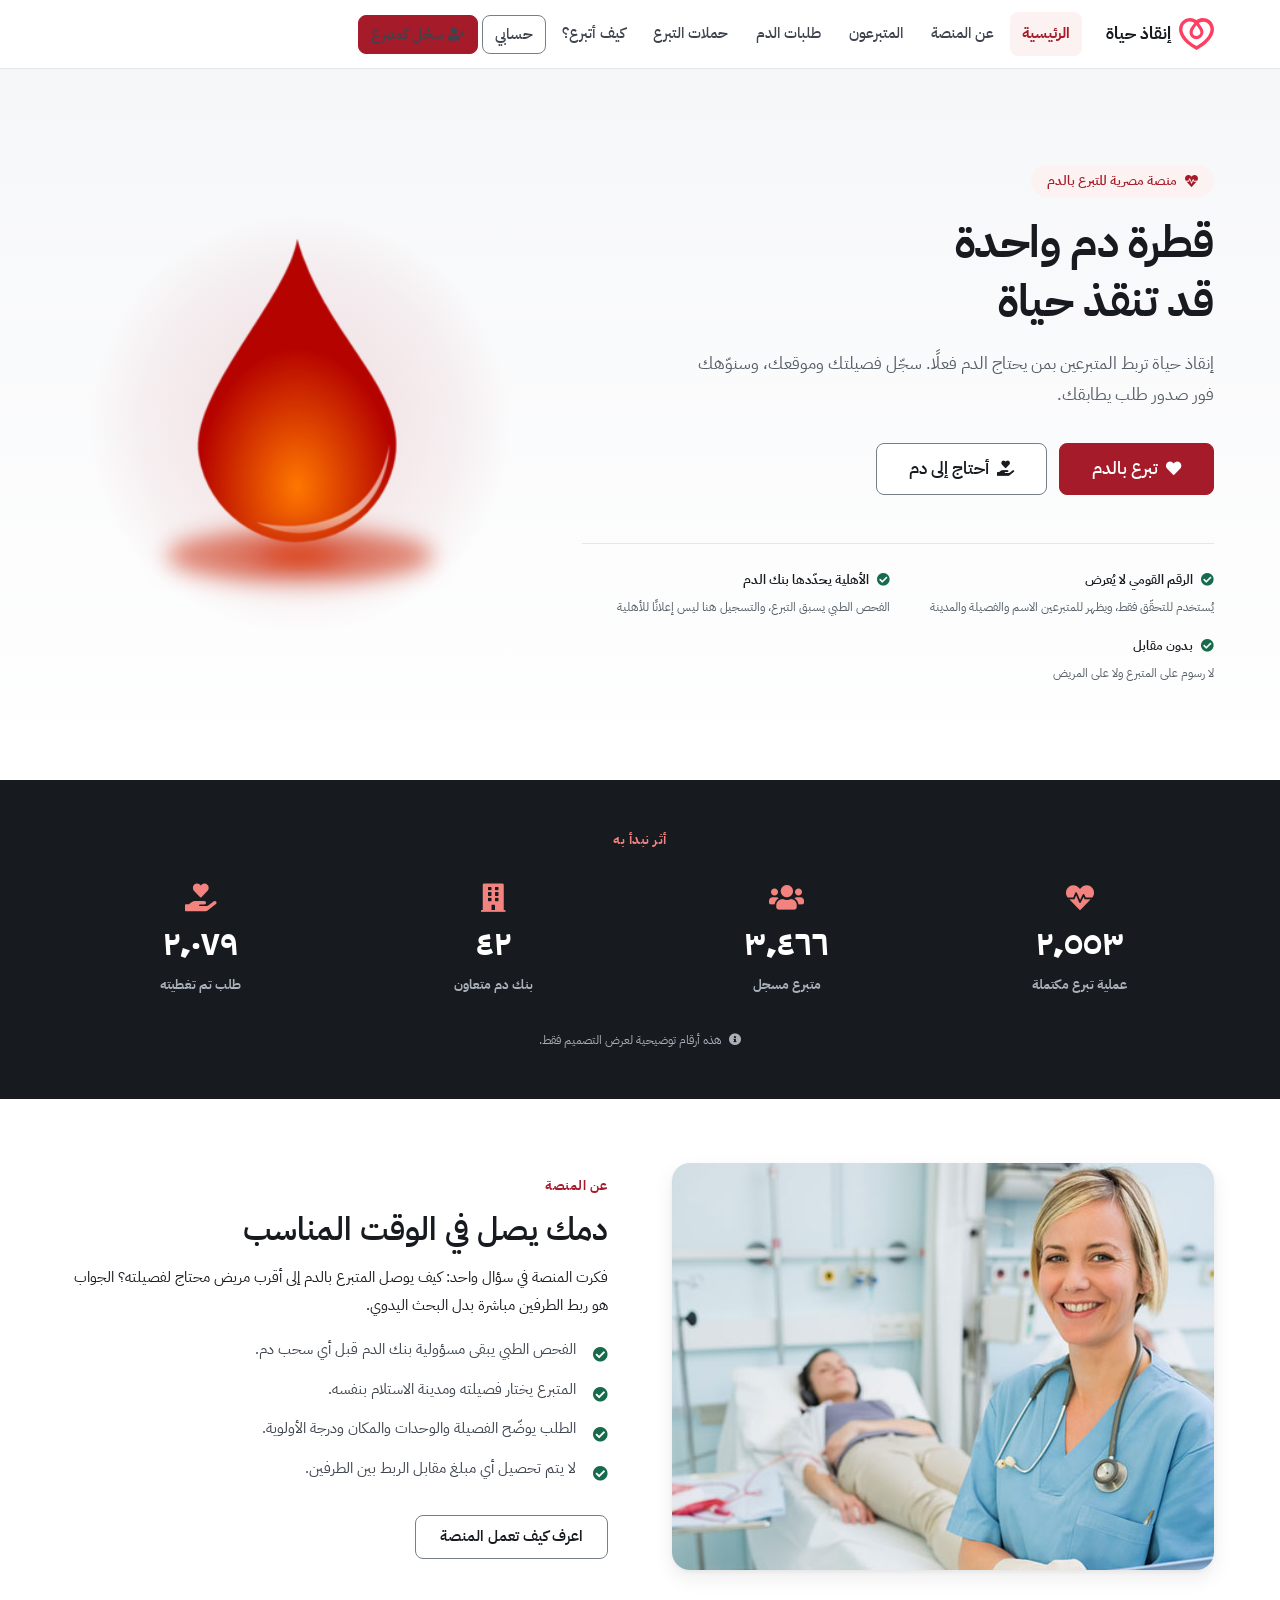
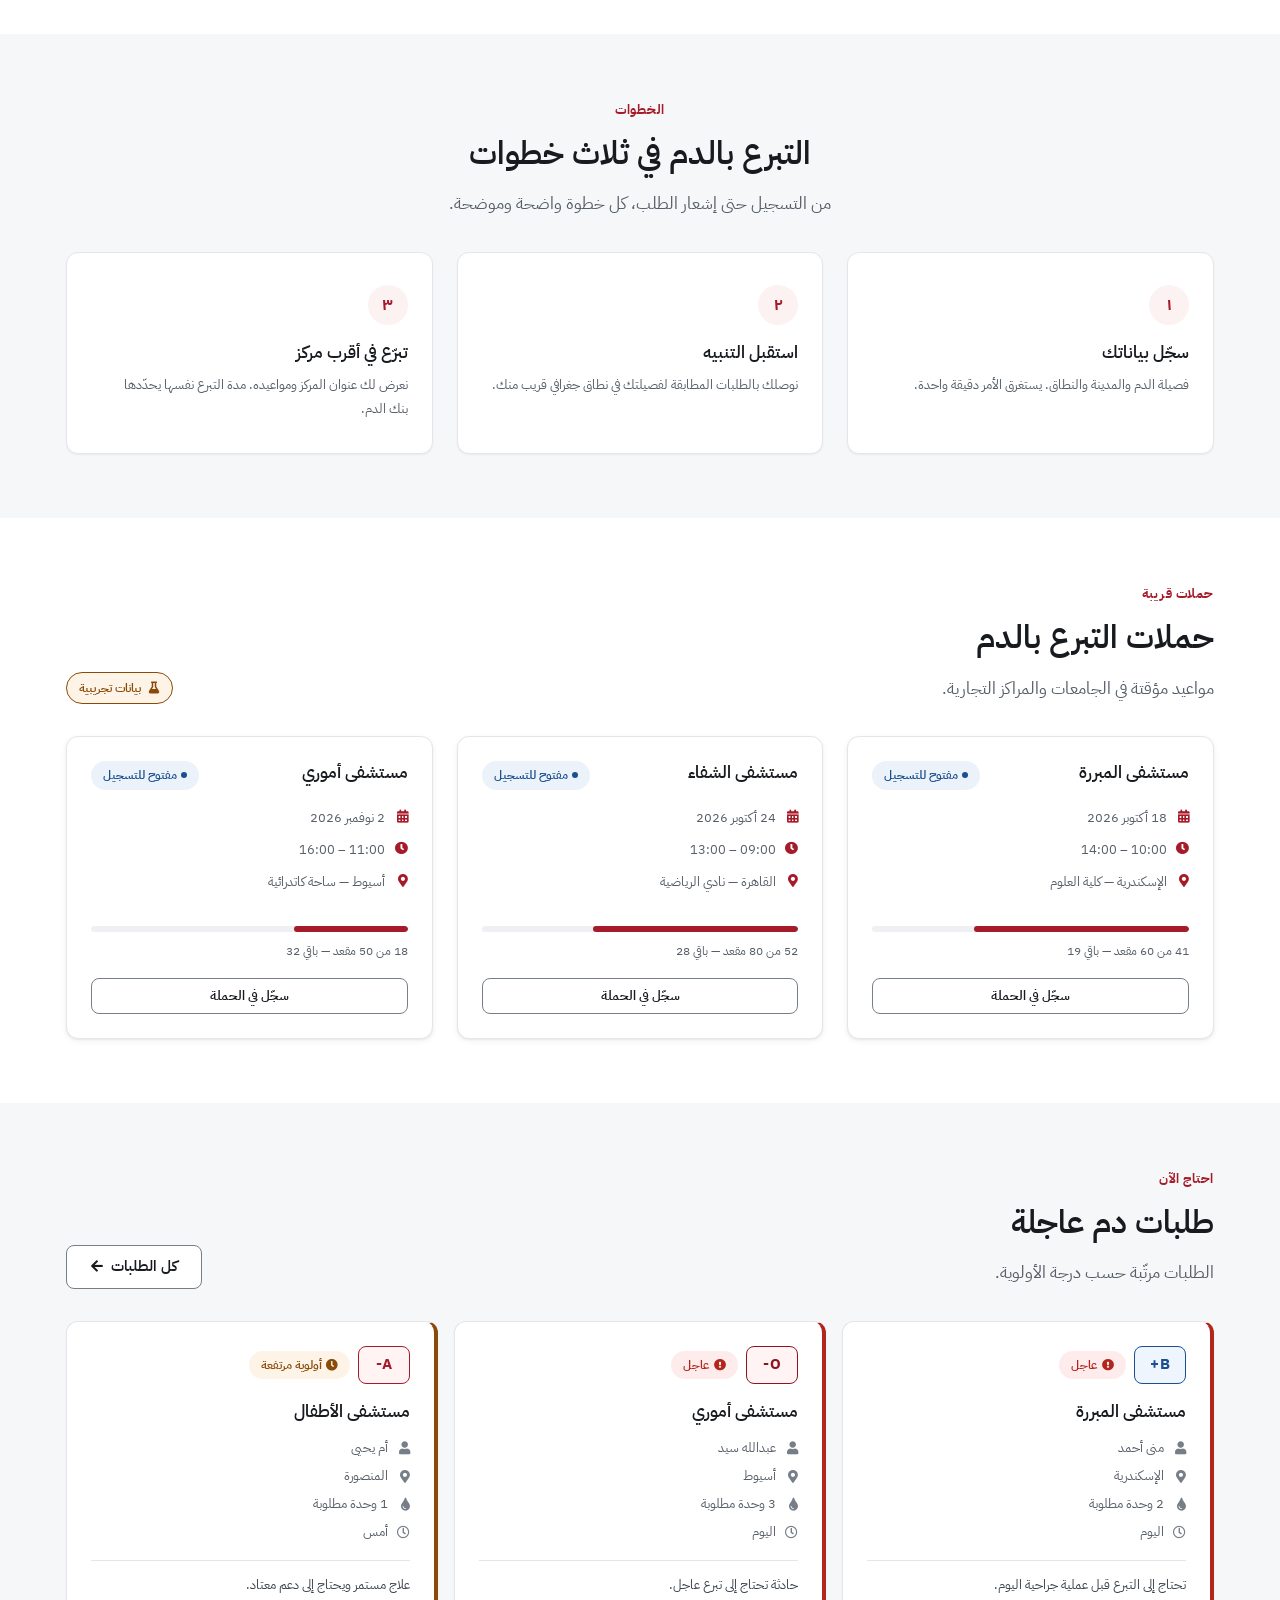
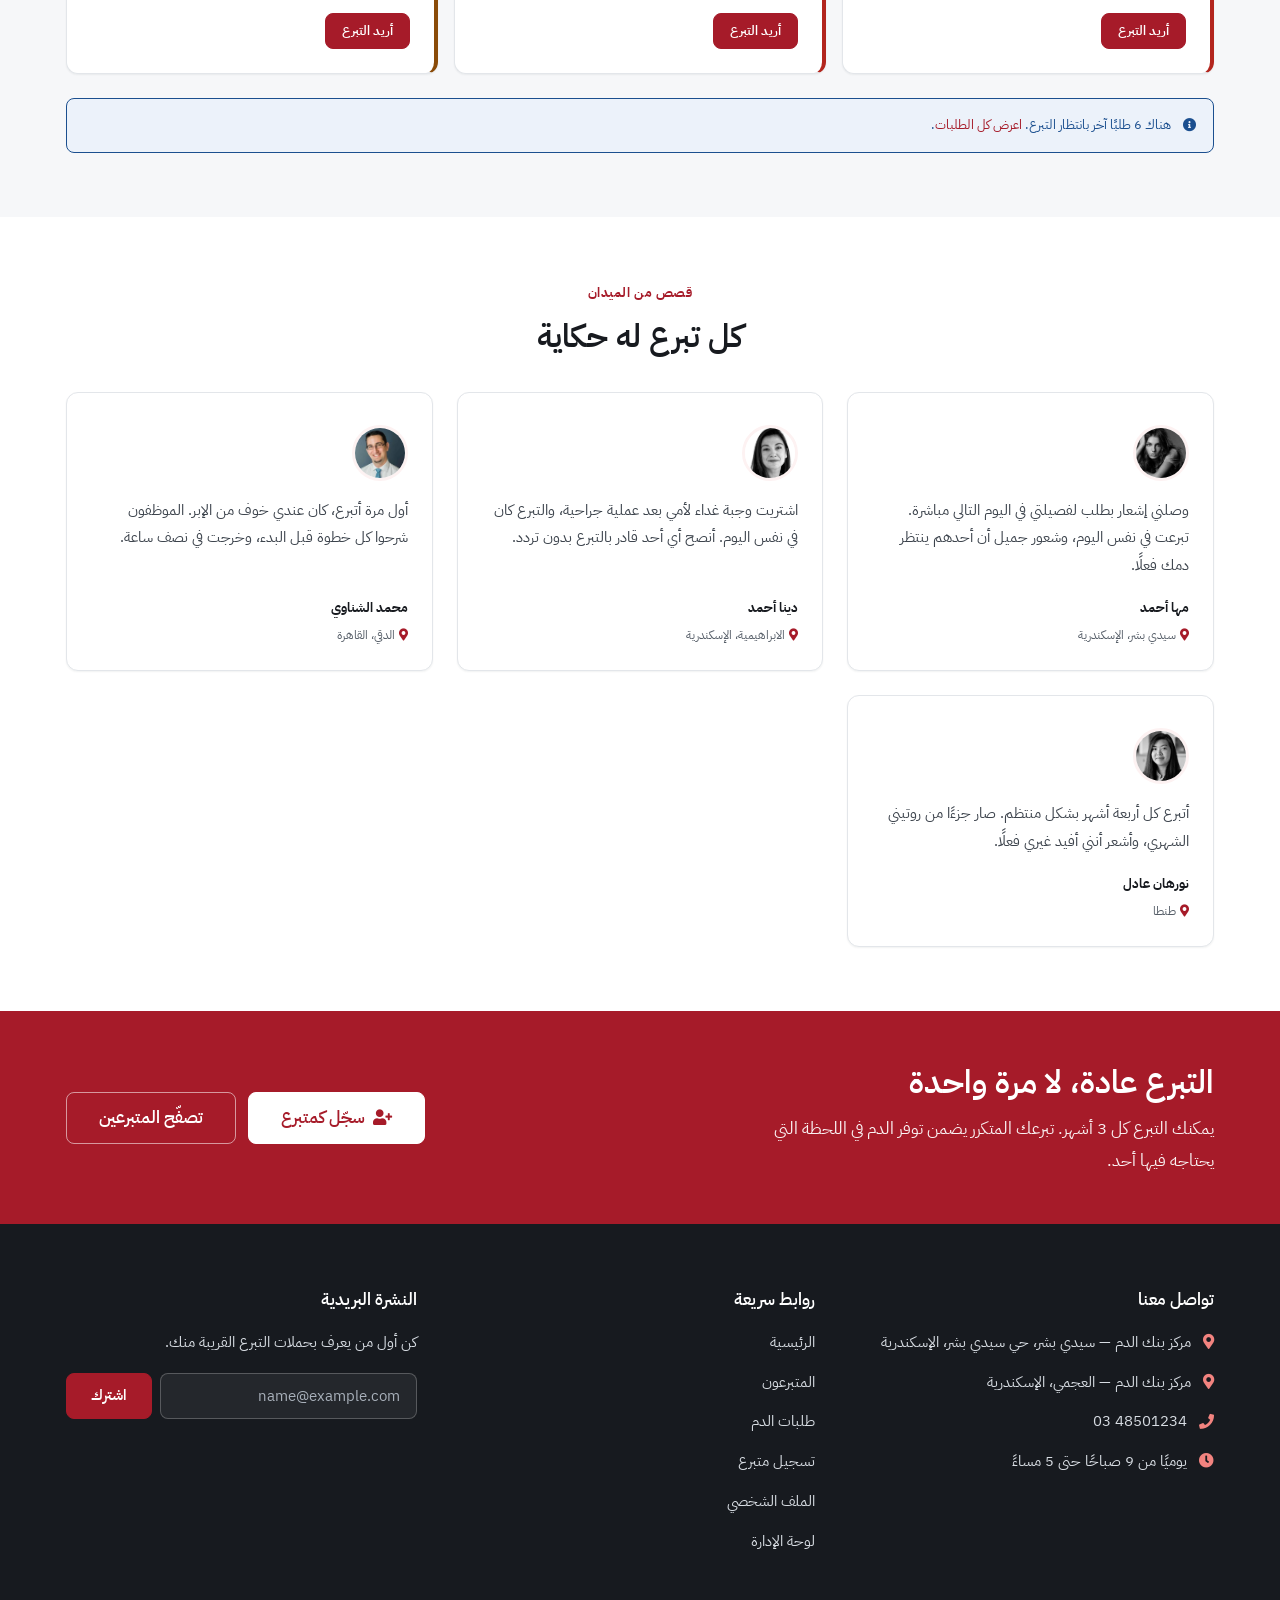
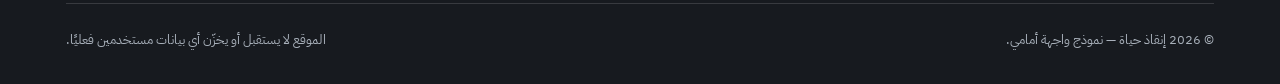
<file: index.html>
<!DOCTYPE html>
<html lang="ar" dir="rtl">
<head>
<meta charset="UTF-8">
<meta name="viewport" content="width=device-width, initial-scale=1">

<title>إنقاذ حياة | منصة التبرع بالدم وبنوك الدم في مصر</title>
<meta name="description" content="منصة إنقاذ حياة تربط المتبرعين بالدم بمن يحتاجه: تبرع بالدم، ابحث عن متبرع في منطقتك، اطّلع على طلبات الدم العاجلة وحملات التبرع.">

<meta property="og:type" content="website">
<meta property="og:locale" content="ar_EG">
<meta property="og:title" content="إنقاذ حياة | منصة التبرع بالدم">
<meta property="og:description" content="اربط نفسك بأقرب متبرع بالدم، أو ابحث عن تبرع في منطقتك. طلبات الدم والحملات في مكان واحد.">
<meta property="og:image" content="img/og-cover.jpg">
<meta name="twitter:image" content="img/og-cover.jpg">
<meta name="twitter:title" content="إنقاذ حياة | منصة التبرع بالدم">
<meta name="twitter:description" content="اربط نفسك بأقرب متبرع بالدم، أو ابحث عن تبرع في منطقتك.">
<meta name="twitter:card" content="summary_large_image">

<link rel="icon" href="img/savelife-red.svg" type="image/svg+xml">

<link rel="stylesheet" href="css/tokens.css">
<link rel="stylesheet" href="css/bootstrap.min.css">
<link rel="stylesheet" href="css/all.min.css">
<link rel="stylesheet" href="css/base.css">
<link rel="stylesheet" href="css/components.css">
<link rel="stylesheet" href="css/home.css">
</head>

<body>
<a class="skip-link" href="#main">تخطي إلى المحتوى الرئيسي</a>

<!-- ================= Navigation ================= -->
<header class="site-nav">
  <div class="container site-nav__inner">
    <a class="site-nav__brand" href="index.html" aria-label="إنقاذ حياة — الصفحة الرئيسية">
      <img src="img/savelife-red.svg" alt="" width="32" height="32">
      <span>إنقاذ حياة</span>
    </a>

    <button class="site-nav__toggle" type="button" aria-expanded="false"
            aria-controls="nav-panel" aria-label="فتح قائمة التنقل">
      <i class="fas fa-bars" aria-hidden="true"></i>
    </button>

    <div class="site-nav__panel" id="nav-panel">
      <nav aria-label="التنقل الرئيسي">
        <ul class="site-nav__links">
          <li><a href="index.html" aria-current="page">الرئيسية</a></li>
          <li><a href="#about">عن المنصة</a></li>
          <li><a href="volunteers.html">المتبرعون</a></li>
          <li><a href="bloodRequests.html">طلبات الدم</a></li>
          <li><a href="#camps">حملات التبرع</a></li>
          <li><a href="#how">كيف أتبرع؟</a></li>
          <li><a class="btn btn--secondary btn--sm" href="profile.html">حسابي</a></li>
          <li><a class="btn btn--primary btn--sm" href="regestration.html">
          <i class="fas fa-user-plus icon" aria-hidden="true"></i>
          سجّل كمتبرع
        </a></li>
        </ul>
        <!-- <div class="site-nav__actions">
        <a class="btn btn--secondary btn--sm" href="profile.html">حسابي</a>
        <a class="btn btn--primary btn--sm" href="regestration.html">
          <i class="fas fa-user-plus icon" aria-hidden="true"></i>
          سجّل كمتبرع
        </a>
      </div> -->
      </nav>

      
    </div>
  </div>
</header>

<main id="main">

  <!-- ================= Hero ================= -->
  <section class="hero">
    <div class="container hero__inner">
      <div class="hero__content">
        <p class="hero__eyebrow">
          <i class="fas fa-heartbeat" aria-hidden="true"></i>
          منصة مصرية للتبرع بالدم
        </p>

        <h1 class="display-title hero__title">
         قطرة دم واحدة قد تنقذ حياة
        </h1>

        <p class="hero__lead">
          إنقاذ حياة تربط المتبرعين بمن يحتاج الدم فعلًا. سجّل فصيلتك وموقعك،
          وسنوّهك فور صدور طلب يطابقك.
        </p>

        <!-- Primary action first in both reading and DOM order. -->
        <div class="hero__actions">
          <a class="btn btn--primary btn--lg" href="regestration.html">
            <i class="fas fa-heart icon" aria-hidden="true"></i>
            تبرع بالدم
          </a>
          <a class="btn btn--secondary btn--lg" href="bloodRequests.html">
            <i class="fas fa-hand-holding-heart icon" aria-hidden="true"></i>
            أحتاج إلى دم
          </a>
        </div>

        <dl class="hero__trust">
          <div class="hero__trust-item">
            <dt><i class="fas fa-check-circle" aria-hidden="true"></i> الرقم القومي لا يُعرض</dt>
            <dd>يُستخدم للتحقّق فقط، ويظهر للمتبرعين الاسم والفصيلة والمدينة</dd>
          </div>
          <div class="hero__trust-item">
            <dt><i class="fas fa-check-circle" aria-hidden="true"></i> الأهلية يحدّدها بنك الدم</dt>
            <dd>الفحص الطبي يسبق التبرع، والتسجيل هنا ليس إعلانًا للأهلية</dd>
          </div>
          <div class="hero__trust-item">
            <dt><i class="fas fa-check-circle" aria-hidden="true"></i> بدون مقابل</dt>
            <dd>لا رسوم على المتبرع ولا على المريض</dd>
          </div>
        </dl>
      </div>

      <div class="hero__art" aria-hidden="true">
        <div class="hero__drop"></div>
        <img src="img/blood-drop-37719.png" alt="" width="258" height="299" fetchpriority="high">
      </div>
    </div>
  </section>

  <!-- ================= Statistics ================= -->
  <section class="stats" aria-labelledby="stats-heading">
    <div class="container">
      <h2 class="visually-hidden" id="stats-heading">أرقام المنصة</h2>
      <p class="section-kicker section-kicker--on-dark">أثر نبدأ به</p>

      <dl class="stats__grid" data-stats-mount>
        <!-- Rendered from js/render.js -->
      </dl>

      <p class="stats__note">
        <i class="fas fa-info-circle" aria-hidden="true"></i>
        هذه أرقام توضيحية لعرض التصميم فقط.
      </p>
    </div>
  </section>

  <!-- ================= About ================= -->
  <section class="section" id="about" aria-labelledby="about-heading">
    <div class="container">
      <div class="split">
        <div class="split__media reveal">
          <img src="img/about/gallery_2.jpg" alt="متطوعون يتبرعون بالدم في أحد مراكز بنك الدم"
               width="800" height="600" loading="lazy">
        </div>

        <div class="split__body reveal">
          <p class="section-kicker">عن المنصة</p>
          <h2 id="about-heading">دمك يصل في الوقت المناسب</h2>
          <p>
            فكرت المنصة في سؤال واحد: كيف يوصل المتبرع بالدم إلى أقرب مريض
            محتاج لفصيلته؟ الجواب هو ربط الطرفين مباشرة بدل البحث اليدوي.
          </p>
          <ul class="check-list">
            <li>الفحص الطبي يبقى مسؤولية بنك الدم قبل أي سحب دم.</li>
            <li>المتبرع يختار فصيلته ومدينة الاستلام بنفسه.</li>
            <li>الطلب يوضّح الفصيلة والوحدات والمكان ودرجة الأولوية.</li>
            <li>لا يتم تحصيل أي مبلغ مقابل الربط بين الطرفين.</li>
          </ul>
          <a class="btn btn--secondary" href="#how">اعرف كيف تعمل المنصة</a>
        </div>
      </div>
    </div>
  </section>

  <!-- ================= How it works ================= -->
  <section class="section section--sunken" id="how" aria-labelledby="how-heading">
    <div class="container">
      <header class="section-head">
        <p class="section-kicker">الخطوات</p>
        <h2 id="how-heading">التبرع بالدم في ثلاث خطوات</h2>
        <p class="section-head__lead">
          من التسجيل حتى إشعار الطلب، كل خطوة واضحة وموضحة.
        </p>
      </header>

      <ol class="steps">
        <li class="step reveal">
          <span class="step__num" aria-hidden="true">١</span>
          <h3 class="step__title">سجّل بياناتك</h3>
          <p class="step__text">فصيلة الدم والمدينة والنطاق. يستغرق الأمر دقيقة واحدة.</p>
        </li>
        <li class="step reveal">
          <span class="step__num" aria-hidden="true">٢</span>
          <h3 class="step__title">استقبل التنبيه</h3>
          <p class="step__text">نوصلك بالطلبات المطابقة لفصيلتك في نطاق جغرافي قريب منك.</p>
        </li>
        <li class="step reveal">
          <span class="step__num" aria-hidden="true">٣</span>
          <h3 class="step__title">تبرّع في أقرب مركز</h3>
          <p class="step__text">نعرض لك عنوان المركز ومواعيده. مدة التبرع نفسها يحدّدها بنك الدم.</p>
        </li>
      </ol>
    </div>
  </section>

  <!-- ================= Donation camps ================= -->
  <section class="section" id="camps" aria-labelledby="camps-heading">
    <div class="container">
      <header class="section-head section-head--split">
        <div>
          <p class="section-kicker">حملات قريبة</p>
          <h2 id="camps-heading">حملات التبرع بالدم</h2>
          <p class="section-head__lead">مواعيد مؤقتة في الجامعات والمراكز التجارية.</p>
        </div>
        <span class="demo-badge">
          <i class="fas fa-flask" aria-hidden="true"></i>
          بيانات تجريبية
        </span>
      </header>

      <ul class="camps" data-camps-mount>
        <!-- Rendered from js/render.js -->
      </ul>
    </div>
  </section>

  <!-- ================= Urgent requests preview ================= -->
  <section class="section section--sunken" aria-labelledby="requests-heading">
    <div class="container">
      <header class="section-head section-head--split">
        <div>
          <p class="section-kicker">احتاج الآن</p>
          <h2 id="requests-heading">طلبات دم عاجلة</h2>
          <p class="section-head__lead">الطلبات مرتّبة حسب درجة الأولوية.</p>
        </div>
        <a class="btn btn--secondary" href="bloodRequests.html">
          كل الطلبات
          <i class="fas fa-arrow-left icon" aria-hidden="true"></i>
        </a>
      </header>

      <ul class="request-teaser-list" data-urgent-mount>
        <!-- Rendered from js/render.js -->
      </ul>
    </div>
  </section>

  <!-- ================= Testimonials ================= -->
  <section class="section" aria-labelledby="stories-heading">
    <div class="container">
      <header class="section-head">
        <p class="section-kicker">قصص من الميدان</p>
        <h2 id="stories-heading">كل تبرع له حكاية</h2>
      </header>

      <ul class="stories" data-stories-mount>
        <!-- Rendered from js/render.js -->
      </ul>
    </div>
  </section>

  <!-- ================= Final CTA ================= -->
  <section class="cta-band" aria-labelledby="cta-heading">
    <div class="container cta-band__inner">
      <div>
        <h2 id="cta-heading">التبرع عادة، لا مرة واحدة</h2>
        <p>
          يمكنك التبرع كل 3 أشهر. تبرعك المتكرر يضمن توفر الدم في اللحظة
          التي يحتاجه فيها أحد.
        </p>
      </div>
      <div class="cta-band__actions">
        <a class="btn btn--inverse btn--lg" href="regestration.html">
          <i class="fas fa-user-plus icon" aria-hidden="true"></i>
          سجّل كمتبرع
        </a>
        <a class="btn btn--lg btn-quiet-dark" href="volunteers.html">
          تصفّح المتبرعين
        </a>
      </div>
    </div>
  </section>

</main>

<!-- ================= Footer ================= -->
<footer class="site-footer" id="contact">
  <div class="container">
    <div class="site-footer__grid">

      <div>
        <h2 class="site-footer__heading">تواصل معنا</h2>
        <ul class="site-footer__list">
          <li class="site-footer__contact">
            <i class="icon fas fa-map-marker-alt" aria-hidden="true"></i>
            <span>مركز بنك الدم — سيدي بشر، حي سيدي بشر، الإسكندرية</span>
          </li>
          <li class="site-footer__contact">
            <i class="icon fas fa-map-marker-alt" aria-hidden="true"></i>
            <span>مركز بنك الدم — العجمي، الإسكندرية</span>
          </li>
          <li class="site-footer__contact">
            <i class="icon fas fa-phone" aria-hidden="true"></i>
            <a href="tel:+200348501234">‎03 48501234</a>
          </li>
          <li class="site-footer__contact">
            <i class="icon fas fa-clock" aria-hidden="true"></i>
            <span>يوميًا من 9 صباحًا حتى 5 مساءً</span>
          </li>
        </ul>
      </div>

      <div>
        <h2 class="site-footer__heading">روابط سريعة</h2>
        <ul class="site-footer__list">
          <li><a href="index.html">الرئيسية</a></li>
          <li><a href="volunteers.html">المتبرعون</a></li>
          <li><a href="bloodRequests.html">طلبات الدم</a></li>
          <li><a href="regestration.html">تسجيل متبرع</a></li>
          <li><a href="profile.html">الملف الشخصي</a></li>
          <li><a href="Admin.html">لوحة الإدارة</a></li>
        </ul>
      </div>

      <div>
        <h2 class="site-footer__heading">النشرة البريدية</h2>
        <p class="site-footer__text">
          كن أول من يعرف بحملات التبرع القريبة منك.
        </p>
        <form class="site-footer__subscribe" data-newsletter novalidate>
          <label class="visually-hidden" for="footer-email">بريدك الإلكتروني</label>
          <input class="form-control" type="email" id="footer-email" name="email"
                 placeholder="name@example.com" required>
          <button class="btn btn--primary" type="submit">اشترك</button>
        </form>
        <p class="field__hint" data-newsletter-status role="status"></p>

      </div>

    </div>

    <div class="site-footer__bottom">
      <p class="site-footer__legal">© 2026 إنقاذ حياة — نموذج واجهة أمامي.</p>
      <p class="site-footer__legal">
        الموقع لا يستقبل أو يخزّن أي بيانات مستخدمين فعليًا.
      </p>
    </div>
  </div>
</footer>

<button class="back-to-top" type="button" aria-label="العودة إلى أعلى الصفحة">
  <i class="fas fa-arrow-up" aria-hidden="true"></i>
</button>

<div class="toast-region" role="region" aria-label="التنبيهات" aria-live="polite"></div>

<script src="js/data.js"></script>
<script src="js/app.js"></script>
<script src="js/render.js"></script>
</body>
</html>
</file>
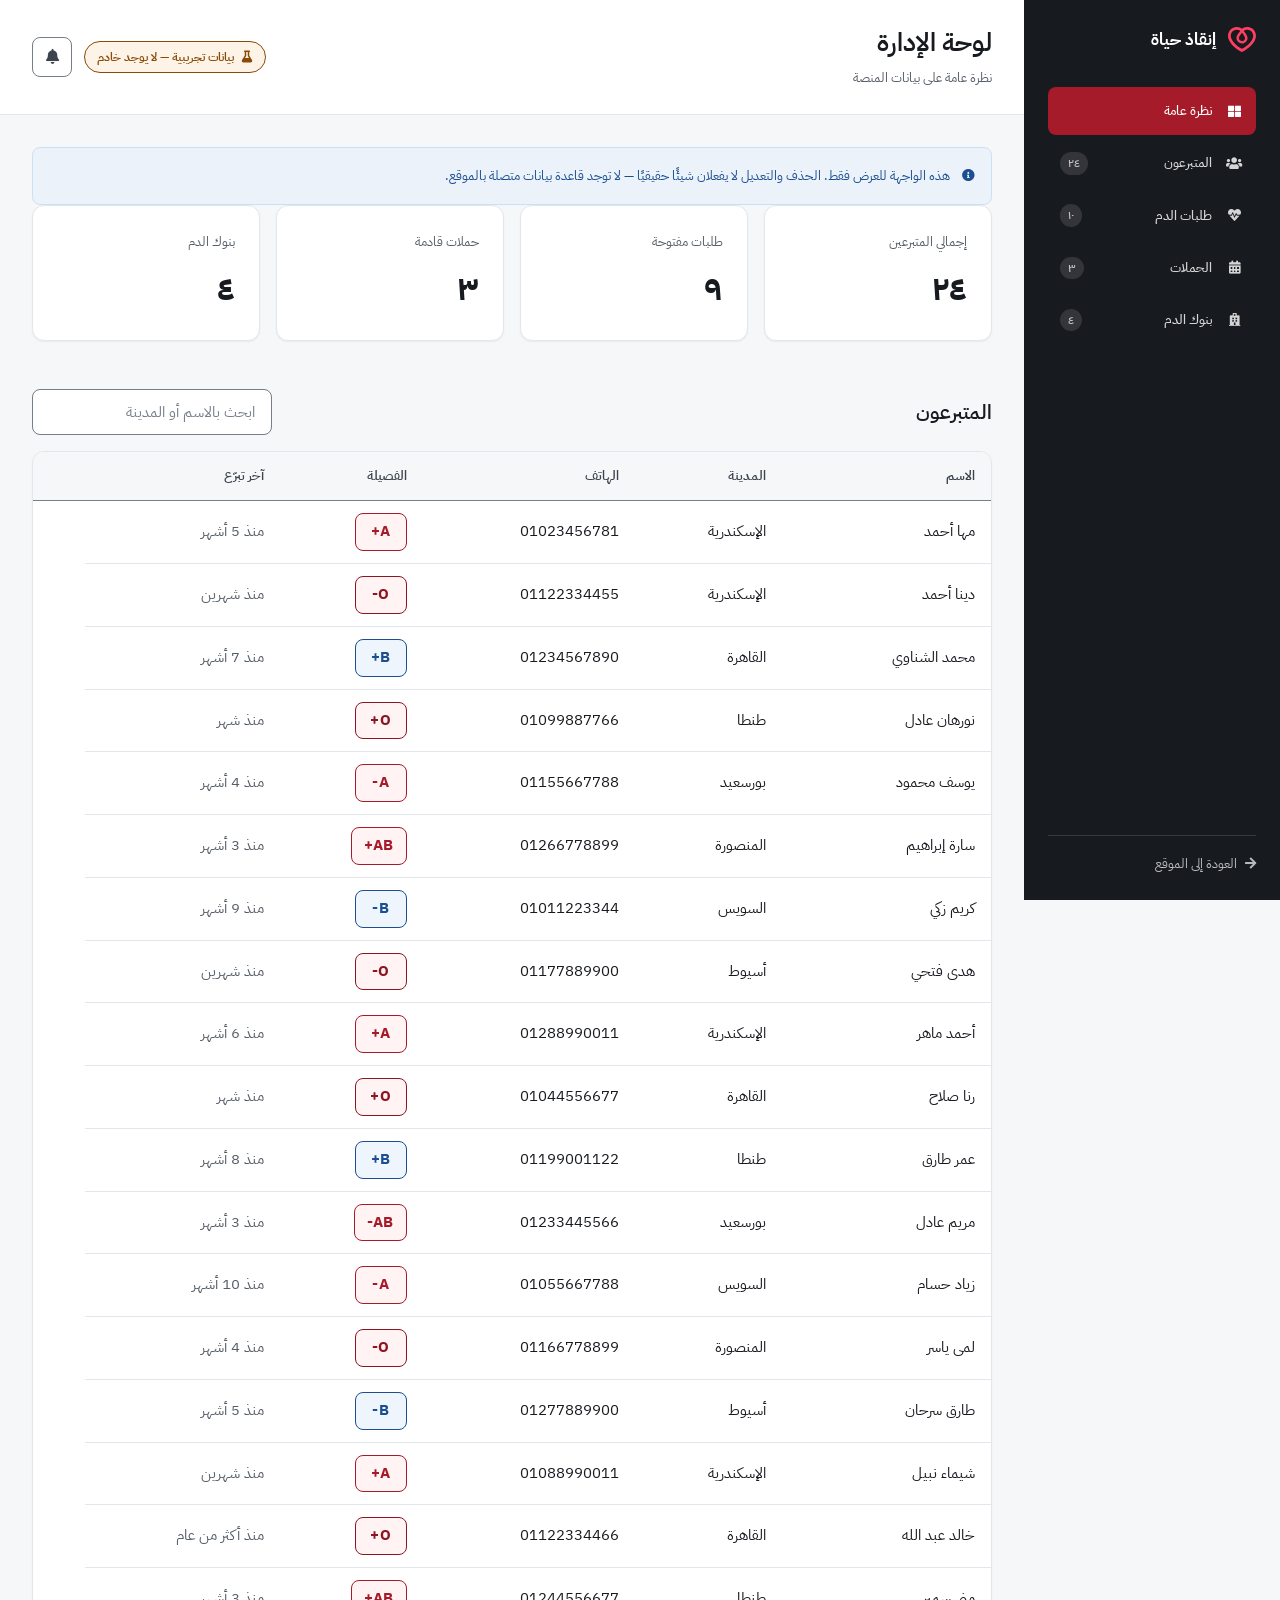
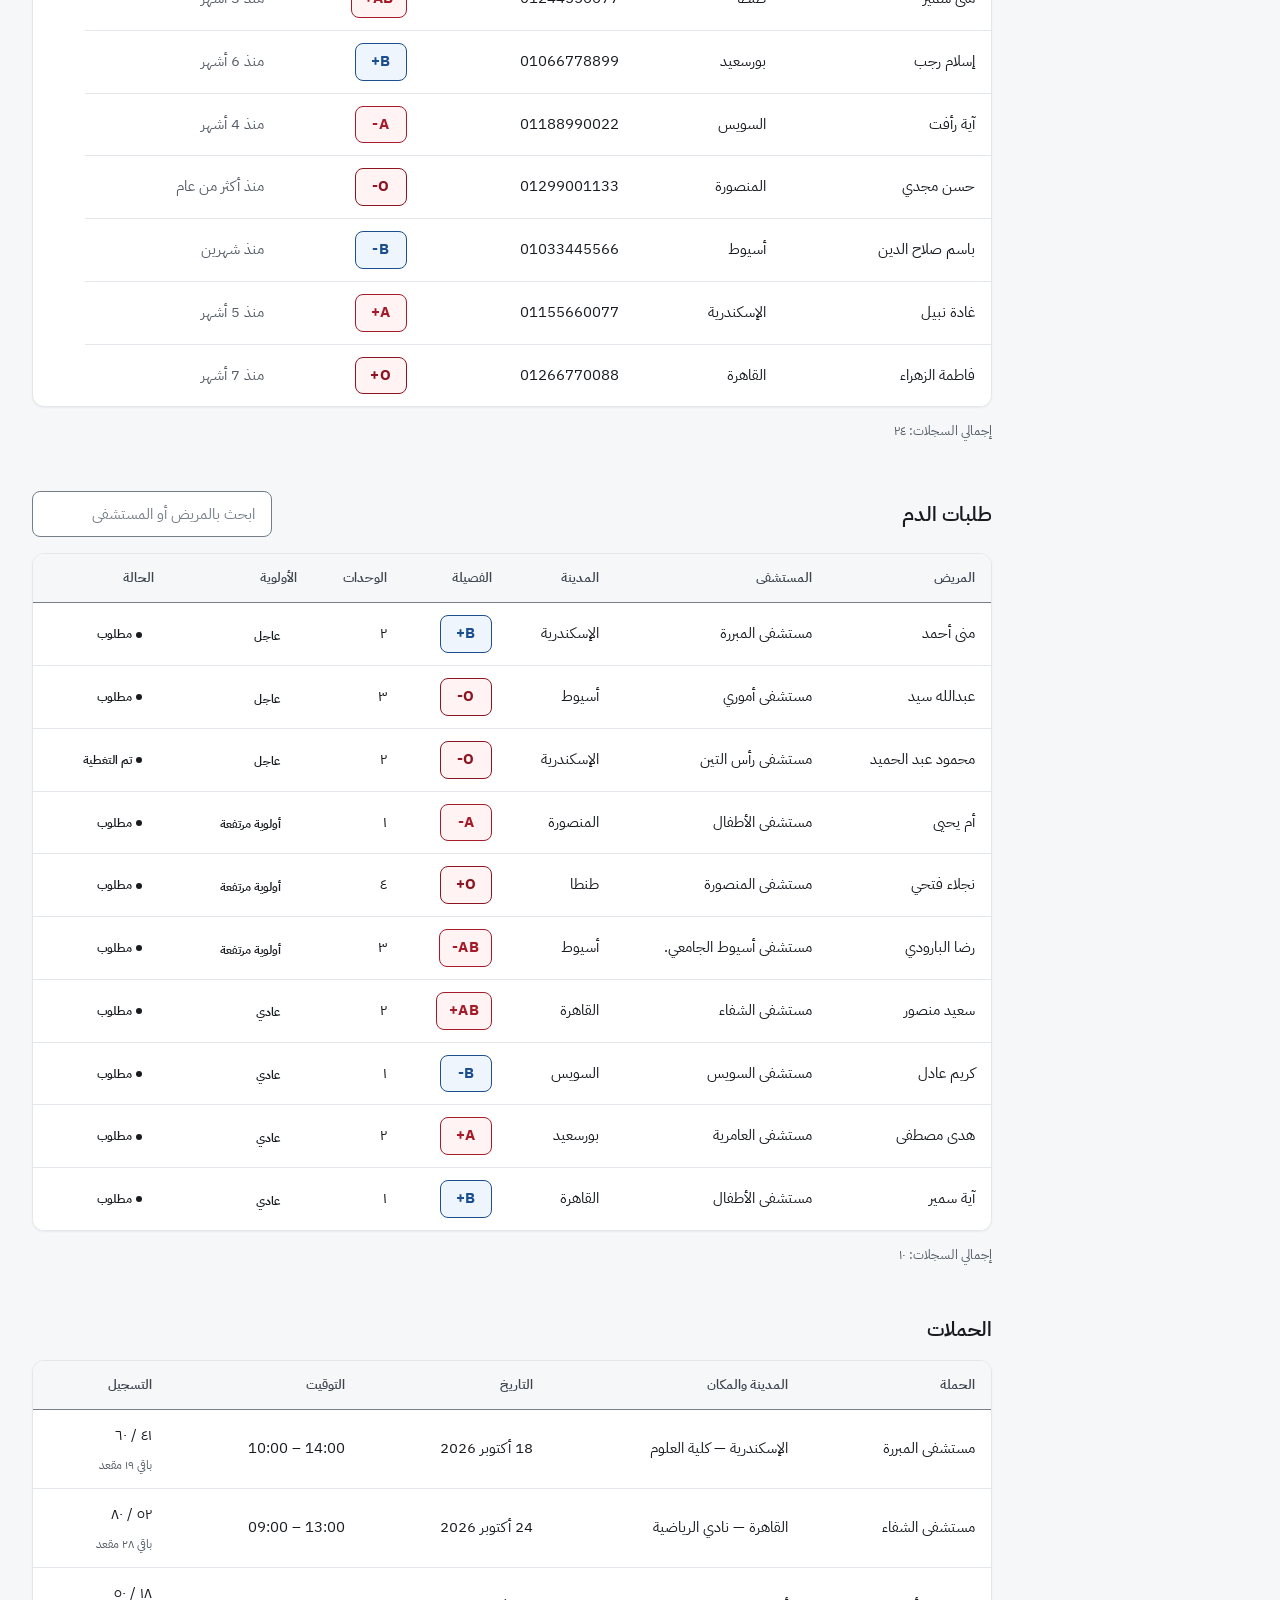
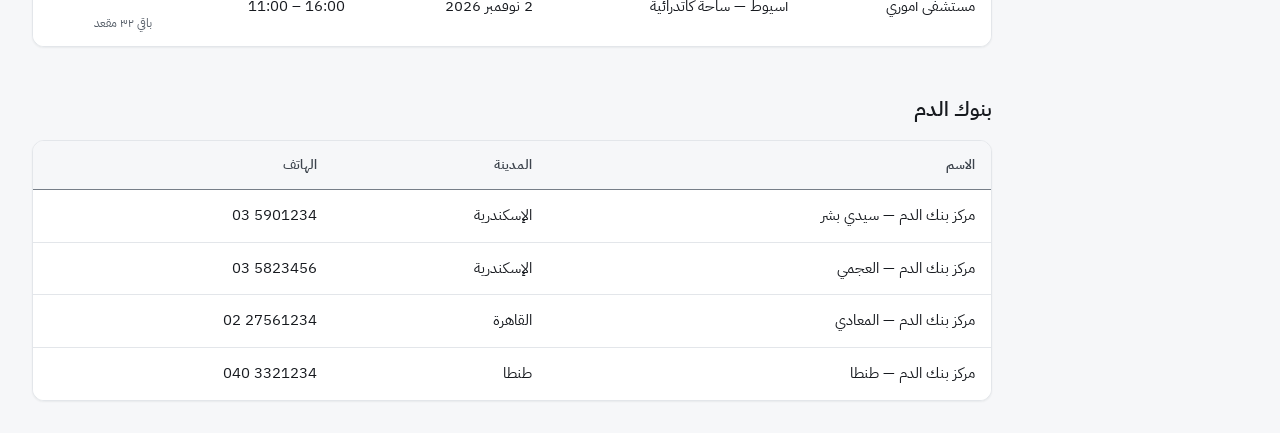
<file: Admin.html>
<!DOCTYPE html>
<html lang="ar" dir="rtl">
<head>
<meta charset="UTF-8">
<meta name="viewport" content="width=device-width, initial-scale=1">

<title>لوحة الإدارة | إنقاذ حياة</title>
<meta name="description" content="واجهة إدارة المنصة: المتبرعون، الحملات، طلبات الدم، وبنوك الدم.">
<meta name="robots" content="noindex, nofollow">

<link rel="icon" href="img/savelife-red.svg" type="image/svg+xml">

<link rel="stylesheet" href="css/tokens.css">
<link rel="stylesheet" href="css/bootstrap.min.css">
<link rel="stylesheet" href="css/all.min.css">
<link rel="stylesheet" href="css/base.css">
<link rel="stylesheet" href="css/components.css">
<link rel="stylesheet" href="css/admin.css">
</head>

<body class="admin-body">

<a class="skip-link" href="#main">تخطي إلى المحتوى الرئيسي</a>

<!--
  Admin chrome is intentionally different from the public site: a dark sidebar
  instead of the public top navigation, because this is an application screen.
-->
<div class="admin-shell">

  <aside class="admin-side" aria-label="أقسام لوحة الإدارة">
    <a class="admin-side__brand" href="index.html">
      <img src="img/savelife-red.svg" alt="" width="28" height="28">
      <span>إنقاذ حياة</span>
    </a>

    <nav aria-label="التنقل داخل لوحة الإدارة">
      <ul class="admin-side__nav">
        <li>
          <a class="admin-side__link is-active" href="#overview" aria-current="page">
            <i class="fas fa-th-large" aria-hidden="true"></i>
            <span>نظرة عامة</span>
          </a>
        </li>
        <li>
          <a class="admin-side__link" href="#donors">
            <i class="fas fa-users" aria-hidden="true"></i>
            <span>المتبرعون</span>
            <span class="admin-side__count" data-count-for="donors">٠</span>
          </a>
        </li>
        <li>
          <a class="admin-side__link" href="#requests">
            <i class="fas fa-heartbeat" aria-hidden="true"></i>
            <span>طلبات الدم</span>
            <span class="admin-side__count" data-count-for="requests">٠</span>
          </a>
        </li>
        <li>
          <a class="admin-side__link" href="#camps">
            <i class="fas fa-calendar-alt" aria-hidden="true"></i>
            <span>الحملات</span>
            <span class="admin-side__count" data-count-for="camps">٠</span>
          </a>
        </li>
        <li>
          <a class="admin-side__link" href="#banks">
            <i class="fas fa-hospital" aria-hidden="true"></i>
            <span>بنوك الدم</span>
            <span class="admin-side__count" data-count-for="banks">٠</span>
          </a>
        </li>
      </ul>
    </nav>

    <a class="admin-side__back" href="index.html">
      <i class="fas fa-arrow-right" aria-hidden="true"></i>
      العودة إلى الموقع
    </a>
  </aside>

  <div class="admin-main">

    <header class="admin-topbar">
      <div>
        <h1 class="admin-topbar__title">لوحة الإدارة</h1>
        <p class="admin-topbar__sub">نظرة عامة على بيانات المنصة</p>
      </div>

      <div class="admin-topbar__actions">
        <span class="demo-badge">
          <i class="fas fa-flask" aria-hidden="true"></i>
          بيانات تجريبية — لا يوجد خادم
        </span>
        <button class="admin-icon-btn" type="button" aria-label="الإشعارات">
          <i class="fas fa-bell" aria-hidden="true"></i>
        </button>
      </div>
    </header>

    <main class="admin-content" id="main">

      <!-- ============ Overview ============ -->
      <section id="overview" class="admin-section" aria-labelledby="overview-heading">
        <h2 class="visually-hidden" id="overview-heading">نظرة عامة</h2>

        <div class="admin-notice">
          <i class="icon fas fa-info-circle" aria-hidden="true"></i>
          <p>
            هذه الواجهة للعرض فقط. الحذف والتعديل لا يفعلان شيئًا حقيقيًا — لا توجد
            قاعدة بيانات متصلة بالموقع.
          </p>
        </div>

        <ul class="admin-kpis">
          <li class="admin-kpi">
            <p class="admin-kpi__label">إجمالي المتبرعين</p>
            <p class="admin-kpi__value text-numeric" data-kpi="donors">٠</p>
          </li>
          <li class="admin-kpi">
            <p class="admin-kpi__label">طلبات مفتوحة</p>
            <p class="admin-kpi__value text-numeric" data-kpi="open">٠</p>
          </li>
          <li class="admin-kpi">
            <p class="admin-kpi__label">حملات قادمة</p>
            <p class="admin-kpi__value text-numeric" data-kpi="camps">٠</p>
          </li>
          <li class="admin-kpi">
            <p class="admin-kpi__label">بنوك الدم</p>
            <p class="admin-kpi__value text-numeric" data-kpi="banks">٠</p>
          </li>
        </ul>
      </section>

      <!-- ============ Donors ============ -->
      <section id="donors" class="admin-section" aria-labelledby="donors-heading">
        <div class="admin-section__head">
          <h2 class="admin-section__title" id="donors-heading">المتبرعون</h2>
          <div class="admin-section__tools">
            <label class="visually-hidden" for="donor-search">ابحث في المتبرعين</label>
            <input class="form-control admin-search" type="search" id="donor-search"
                   placeholder="ابحث بالاسم أو المدينة" data-search="donors">
          </div>
        </div>

        <div class="table-wrap">
          <table class="data-table">
            <caption class="visually-hidden">قائمة المتبرعين</caption>
            <thead>
              <tr>
                <th scope="col">الاسم</th>
                <th scope="col">المدينة</th>
                <th scope="col">الهاتف</th>
                <th scope="col">الفصيلة</th>
                <th scope="col">آخر تبرّع</th>
                <th scope="col"><span class="visually-hidden">إجراءات</span></th>
              </tr>
            </thead>
            <tbody data-admin-table="donors"></tbody>
          </table>
        </div>
        <p class="admin-section__count" role="status" aria-live="polite" data-admin-count="donors"></p>
      </section>

      <!-- ============ Requests ============ -->
      <section id="requests" class="admin-section" aria-labelledby="requests-heading">
        <div class="admin-section__head">
          <h2 class="admin-section__title" id="requests-heading">طلبات الدم</h2>
          <div class="admin-section__tools">
            <label class="visually-hidden" for="request-search">ابحث في الطلبات</label>
            <input class="form-control admin-search" type="search" id="request-search"
                   placeholder="ابحث بالمريض أو المستشفى" data-search="requests">
          </div>
        </div>

        <div class="table-wrap">
          <table class="data-table">
            <caption class="visually-hidden">قائمة طلبات الدم</caption>
            <thead>
              <tr>
                <th scope="col">المريض</th>
                <th scope="col">المستشفى</th>
                <th scope="col">المدينة</th>
                <th scope="col">الفصيلة</th>
                <th scope="col">الوحدات</th>
                <th scope="col">الأولوية</th>
                <th scope="col">الحالة</th>
              </tr>
            </thead>
            <tbody data-admin-table="requests"></tbody>
          </table>
        </div>
        <p class="admin-section__count" role="status" aria-live="polite" data-admin-count="requests"></p>
      </section>

      <!-- ============ Camps ============ -->
      <section id="camps" class="admin-section" aria-labelledby="camps-heading">
        <div class="admin-section__head">
          <h2 class="admin-section__title" id="camps-heading">الحملات</h2>
        </div>

        <div class="table-wrap">
          <table class="data-table">
            <caption class="visually-hidden">قائمة الحملات</caption>
            <thead>
              <tr>
                <th scope="col">الحملة</th>
                <th scope="col">المدينة والمكان</th>
                <th scope="col">التاريخ</th>
                <th scope="col">التوقيت</th>
                <th scope="col">التسجيل</th>
              </tr>
            </thead>
            <tbody data-admin-table="camps"></tbody>
          </table>
        </div>
      </section>

      <!-- ============ Banks ============ -->
      <section id="banks" class="admin-section" aria-labelledby="banks-heading">
        <div class="admin-section__head">
          <h2 class="admin-section__title" id="banks-heading">بنوك الدم</h2>
        </div>

        <div class="table-wrap">
          <table class="data-table">
            <caption class="visually-hidden">قائمة بنوك الدم</caption>
            <thead>
              <tr>
                <th scope="col">الاسم</th>
                <th scope="col">المدينة</th>
                <th scope="col">الهاتف</th>
              </tr>
            </thead>
            <tbody data-admin-table="banks"></tbody>
          </table>
        </div>
      </section>

    </main>
  </div>
</div>

<div class="toast-region" role="region" aria-label="التنبيهات" aria-live="polite"></div>

<script src="js/data.js"></script>
<script src="js/app.js"></script>
<script src="js/render.js"></script>
<script src="js/admin.js"></script>
</body>
</html>
</file>
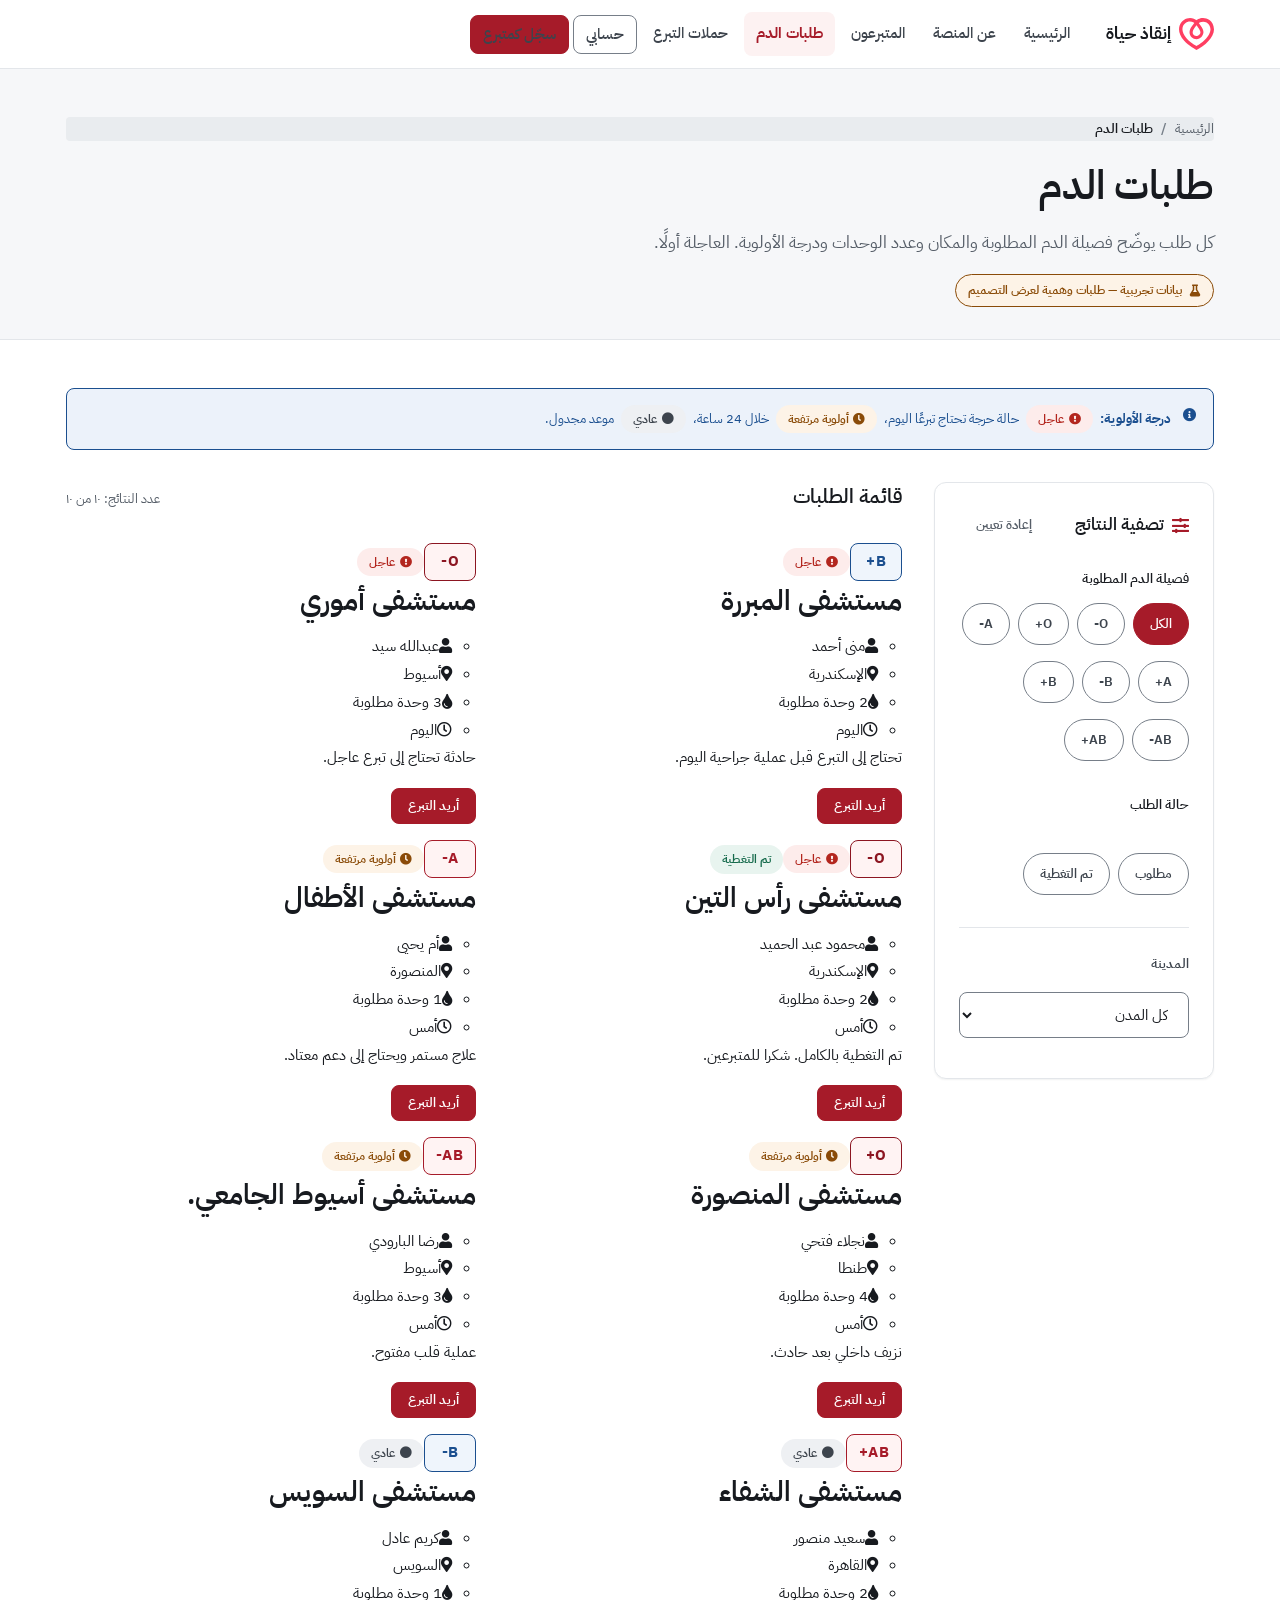
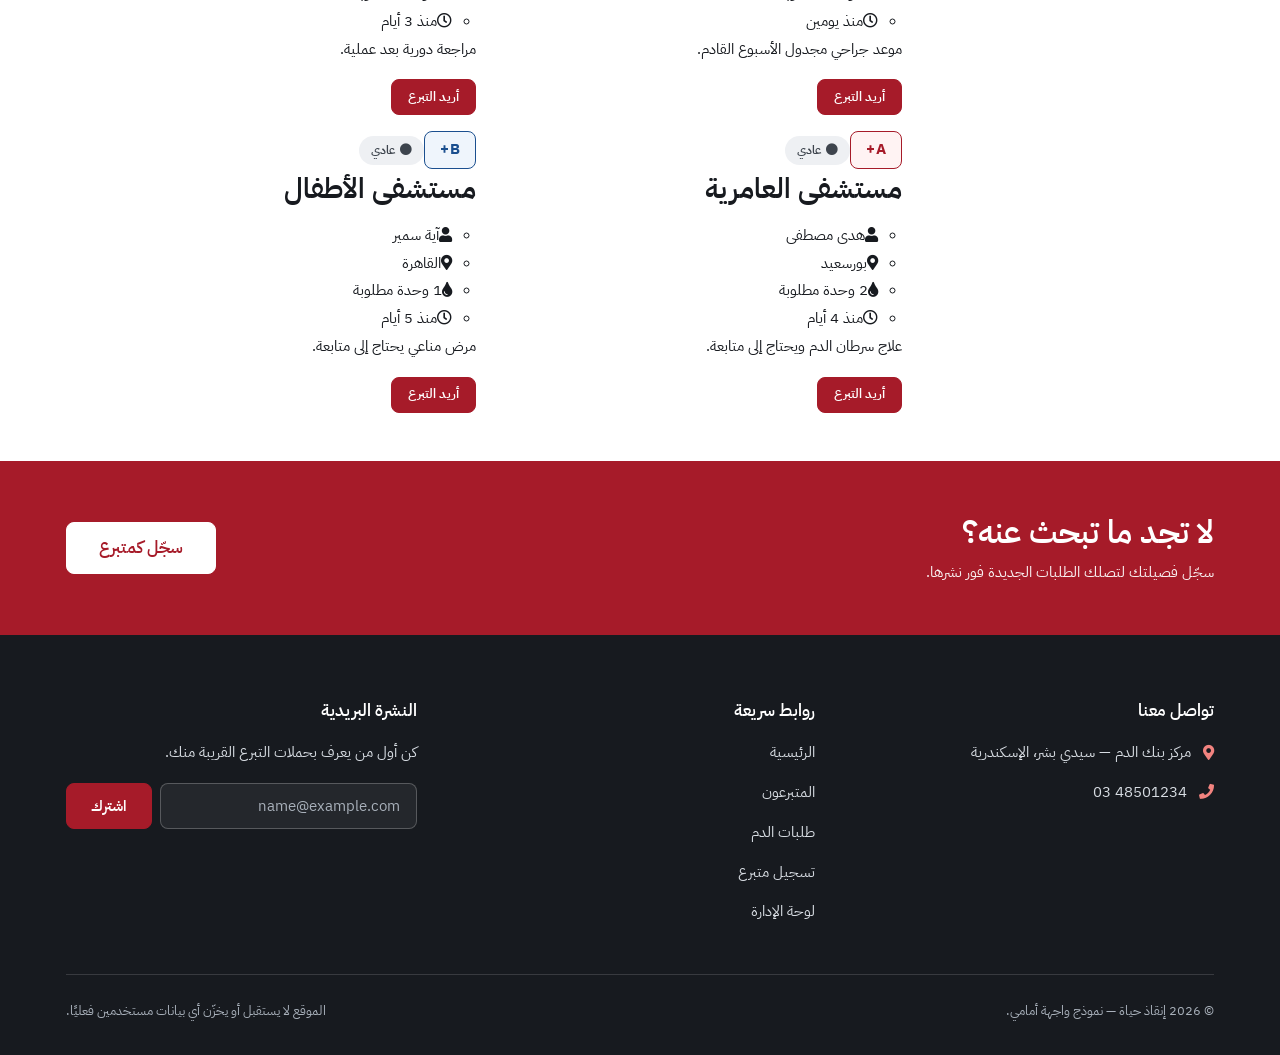
<file: bloodRequests.html>
<!DOCTYPE html>
<html lang="ar" dir="rtl">
<head>
<meta charset="UTF-8">
<meta name="viewport" content="width=device-width, initial-scale=1">

<title>طلبات الدم العاجلة | إنقاذ حياة</title>
<meta name="description" content="تصفّح طلبات الدم العاجلة حسب فصيلة الدم والمدينة، واعرف درجة أولوية كل طلب وحالته الحالية.">

<link rel="icon" href="img/savelife-red.svg" type="image/svg+xml">

<link rel="stylesheet" href="css/tokens.css">
<link rel="stylesheet" href="css/bootstrap.min.css">
<link rel="stylesheet" href="css/all.min.css">
<link rel="stylesheet" href="css/base.css">
<link rel="stylesheet" href="css/components.css">
<link rel="stylesheet" href="css/listings.css">
</head>

<body>
<a class="skip-link" href="#main">تخطي إلى المحتوى الرئيسي</a>

<header class="site-nav">
  <div class="container site-nav__inner">
    <a class="site-nav__brand" href="index.html" aria-label="إنقاذ حياة — الصفحة الرئيسية">
      <img src="img/savelife-red.svg" alt="" width="32" height="32">
      <span>إنقاذ حياة</span>
    </a>

    <button class="site-nav__toggle" type="button" aria-expanded="false"
            aria-controls="nav-panel" aria-label="فتح قائمة التنقل">
      <i class="fas fa-bars" aria-hidden="true"></i>
    </button>

    <div class="site-nav__panel" id="nav-panel">
      <nav aria-label="التنقل الرئيسي">
        <ul class="site-nav__links">
          <li><a href="index.html">الرئيسية</a></li>
          <li><a href="index.html#about">عن المنصة</a></li>
          <li><a href="volunteers.html">المتبرعون</a></li>
          <li><a href="bloodRequests.html" aria-current="page">طلبات الدم</a></li>
          <li><a href="index.html#camps">حملات التبرع</a></li>
          <li><a class="btn btn--secondary btn--sm" href="profile.html">حسابي</a></li>
          <li><a class="btn btn--primary btn--sm" href="regestration.html">سجّل كمتبرع</a></li>
        </ul>
      </nav>
      <!-- <div class="site-nav__actions">
        <a class="btn btn--secondary btn--sm" href="profile.html">حسابي</a>
        <a class="btn btn--primary btn--sm" href="regestration.html">سجّل كمتبرع</a>
      </div> -->
    </div>
  </div>
</header>

<main id="main">

  <section class="page-head">
    <div class="container">
      <nav aria-label="مسار التنقل">
        <ol class="breadcrumb">
          <li><a href="index.html">الرئيسية</a></li>
          <li aria-current="page">طلبات الدم</li>
        </ol>
      </nav>

      <h1>طلبات الدم</h1>
      <p class="page-head__lead">
        كل طلب يوضّح فصيلة الدم المطلوبة والمكان وعدد الوحدات ودرجة الأولوية.
        العاجلة أولًا.
      </p>

      <div class="page-head__meta">
        <span class="demo-badge">
          <i class="fas fa-flask" aria-hidden="true"></i>
          بيانات تجريبية — طلبات وهمية لعرض التصميم
        </span>
      </div>
    </div>
  </section>

  <section class="section section--tight" aria-labelledby="requests-heading">
    <div class="container">

      <!-- Urgency legend: explains the visual encoding before it is used. -->
      <div class="notice notice--info urgency-legend">
        <i class="icon fas fa-info-circle" aria-hidden="true"></i>
        <p>
          <strong>درجة الأولوية:</strong>
          <span class="badge badge--danger"><i class="fas fa-exclamation-circle" aria-hidden="true"></i>عاجل</span>
          حالة حرجة تحتاج تبرعًا اليوم،
          <span class="badge badge--warning"><i class="fas fa-clock" aria-hidden="true"></i>أولوية مرتفعة</span>
          خلال 24 ساعة،
          <span class="badge badge--neutral"><i class="fas fa-circle" aria-hidden="true"></i>عادي</span>
          موعد مجدول.
        </p>
      </div>

      <div class="listing-layout">

        <aside class="filters" aria-labelledby="filters-heading">
          <div class="filters__inner">
            <div class="filters__head">
              <h2 class="filters__title" id="filters-heading">
                <i class="fas fa-sliders-h" aria-hidden="true"></i>
                تصفية النتائج
              </h2>
              <button class="btn btn--quiet btn--sm" type="button" data-reset-filters>
                إعادة تعيين
              </button>
            </div>

            <form data-filters novalidate>
              <fieldset class="filter-group">
                <legend class="filter-group__legend">فصيلة الدم المطلوبة</legend>
                <div class="filter-group__options" data-group-options></div>
              </fieldset>

              <fieldset class="filter-group">
                <legend class="filter-group__legend">حالة الطلب</legend>
                <div class="filter-group__options" data-status-options></div>
              </fieldset>

              <div class="filter-group">
                <div class="field">
                  <label class="field__label" for="city-select">المدينة</label>
                  <select class="form-select" id="city-select" data-city-select>
                    <option value="">كل المدن</option>
                  </select>
                </div>
              </div>
            </form>
          </div>
        </aside>

        <div class="results">
          <div class="results__head">
            <h2 id="requests-heading">قائمة الطلبات</h2>
            <p class="result-count" role="status" aria-live="polite" data-result-count></p>
          </div>

          <ul class="request-list" data-request-list></ul>

          <div class="empty-state" data-request-empty>
            <i class="empty-state__icon fas fa-heartbeat" aria-hidden="true"></i>
            <h3 class="empty-state__title">لا توجد طلبات مطابقة</h3>
            <p class="empty-state__text">
              لا يوجد طلب بهذه المواصفات حاليًا. جرّب فصيلة أخرى أو أزل فلتر المدينة.
            </p>
            <button class="btn btn--secondary btn--sm" type="button" data-reset-filters>
              إعادة تعيين الفلاتر
            </button>
          </div>
        </div>

      </div>
    </div>
  </section>

  <section class="inline-cta">
    <div class="container inline-cta__inner">
      <div>
        <h2>لا تجد ما تبحث عنه؟</h2>
        <p>سجّل فصيلتك لتصلك الطلبات الجديدة فور نشرها.</p>
      </div>
      <a class="btn btn--inverse btn--lg" href="regestration.html">سجّل كمتبرع</a>
    </div>
  </section>

</main>

<footer class="site-footer">
  <div class="container">
    <div class="site-footer__grid">
      <div>
        <h2 class="site-footer__heading">تواصل معنا</h2>
        <ul class="site-footer__list">
          <li class="site-footer__contact">
            <i class="icon fas fa-map-marker-alt" aria-hidden="true"></i>
            <span>مركز بنك الدم — سيدي بشر، الإسكندرية</span>
          </li>
          <li class="site-footer__contact">
            <i class="icon fas fa-phone" aria-hidden="true"></i>
            <a href="tel:+200348501234">‎03 48501234</a>
          </li>
        </ul>
      </div>

      <div>
        <h2 class="site-footer__heading">روابط سريعة</h2>
        <ul class="site-footer__list">
          <li><a href="index.html">الرئيسية</a></li>
          <li><a href="volunteers.html">المتبرعون</a></li>
          <li><a href="bloodRequests.html">طلبات الدم</a></li>
          <li><a href="regestration.html">تسجيل متبرع</a></li>
          <li><a href="Admin.html">لوحة الإدارة</a></li>
        </ul>
      </div>

      <div>
        <h2 class="site-footer__heading">النشرة البريدية</h2>
        <p class="site-footer__text">كن أول من يعرف بحملات التبرع القريبة منك.</p>
        <form class="site-footer__subscribe" data-newsletter novalidate>
          <label class="visually-hidden" for="footer-email">بريدك الإلكتروني</label>
          <input class="form-control" type="email" id="footer-email" name="email"
                 placeholder="name@example.com" required>
          <button class="btn btn--primary" type="submit">اشترك</button>
        </form>
        <p class="field__hint" data-newsletter-status role="status"></p>
      </div>
    </div>

    <div class="site-footer__bottom">
      <p class="site-footer__legal">© 2026 إنقاذ حياة — نموذج واجهة أمامي.</p>
      <p class="site-footer__legal">الموقع لا يستقبل أو يخزّن أي بيانات مستخدمين فعليًا.</p>
    </div>
  </div>
</footer>

<button class="back-to-top" type="button" aria-label="العودة إلى أعلى الصفحة">
  <i class="fas fa-arrow-up" aria-hidden="true"></i>
</button>
<div class="toast-region" role="region" aria-label="التنبيهات" aria-live="polite"></div>

<script src="js/data.js"></script>
<script src="js/app.js"></script>
<script src="js/render.js"></script>
<script src="js/listings.js"></script>
</body>
</html>
</file>
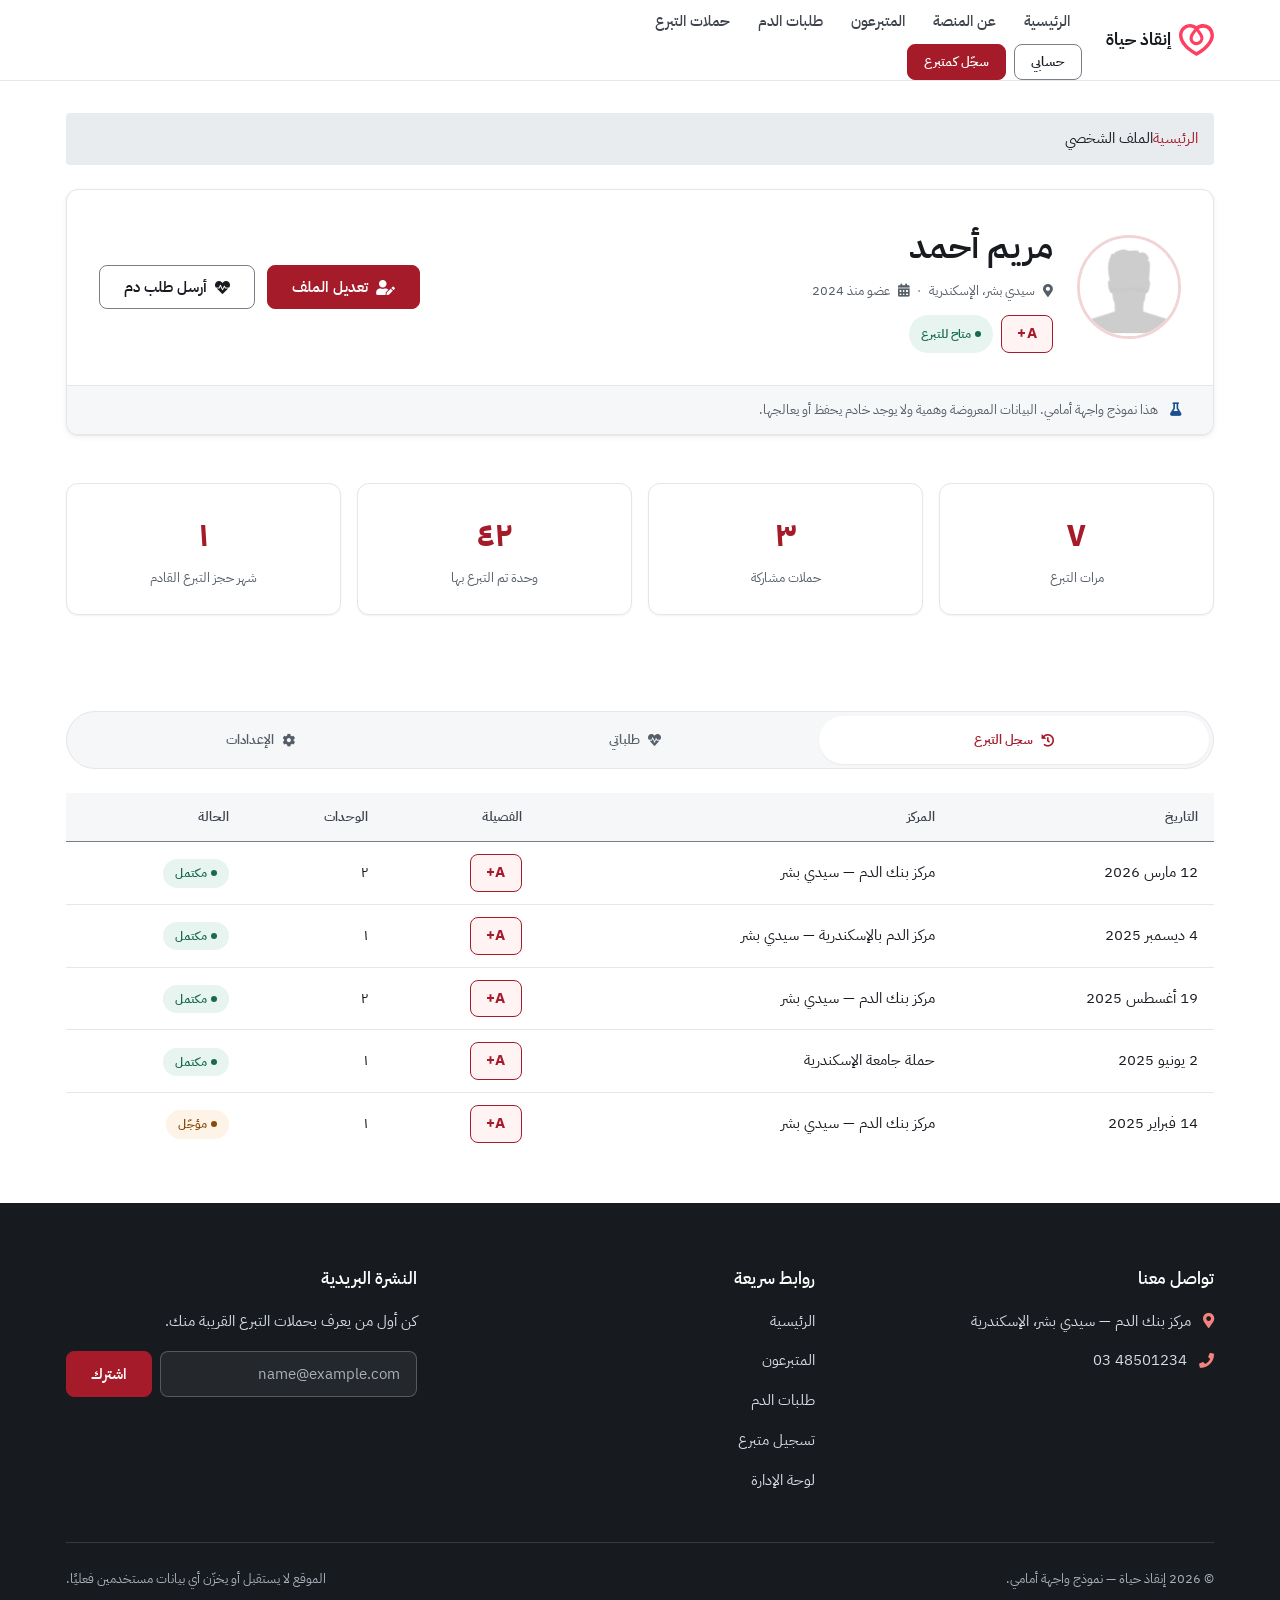
<file: profile.html>
<!DOCTYPE html>
<html lang="ar" dir="rtl">
<head>
<meta charset="UTF-8">
<meta name="viewport" content="width=device-width, initial-scale=1">

<title>الملف الشخصي | إنقاذ حياة</title>
<meta name="description" content="ملف المتبرع: فصيلة الدم، سجل التبرع، الطلبات المرسلة، وإعدادات الحساب.">

<link rel="icon" href="img/savelife-red.svg" type="image/svg+xml">

<link rel="stylesheet" href="css/tokens.css">
<link rel="stylesheet" href="css/bootstrap.min.css">
<link rel="stylesheet" href="css/all.min.css">
<link rel="stylesheet" href="css/base.css">
<link rel="stylesheet" href="css/components.css">
<link rel="stylesheet" href="css/forms.css">
<link rel="stylesheet" href="css/profile.css">
</head>

<body>
<a class="skip-link" href="#main">تخطي إلى المحتوى الرئيسي</a>

<header class="site-nav">
  <div class="container site-nav__inner">
    <a class="site-nav__brand" href="index.html" aria-label="إنقاذ حياة — الصفحة الرئيسية">
      <img src="img/savelife-red.svg" alt="" width="32" height="32">
      <span>إنقاذ حياة</span>
    </a>

    <button class="site-nav__toggle" type="button" aria-expanded="false"
            aria-controls="nav-panel" aria-label="فتح قائمة التنقل">
      <i class="fas fa-bars" aria-hidden="true"></i>
    </button>

    <div class="site-nav__panel" id="nav-panel">
      <nav aria-label="التنقل الرئيسي">
        <ul class="site-nav__links">
          <li><a href="index.html">الرئيسية</a></li>
          <li><a href="index.html#about">عن المنصة</a></li>
          <li><a href="volunteers.html">المتبرعون</a></li>
          <li><a href="bloodRequests.html">طلبات الدم</a></li>
          <li><a href="index.html#camps">حملات التبرع</a></li>
        </ul>
      </nav>
      <div class="site-nav__actions">
        <a class="btn btn--secondary btn--sm" href="profile.html" aria-current="page">حسابي</a>
        <a class="btn btn--primary btn--sm" href="regestration.html">سجّل كمتبرع</a>
      </div>
    </div>
  </div>
</header>

<main id="main">

  <div class="container">
    <nav aria-label="مسار التنقل">
      <ol class="breadcrumb profile-breadcrumb">
        <li><a href="index.html">الرئيسية</a></li>
        <li aria-current="page">الملف الشخصي</li>
      </ol>
    </nav>

    <!-- ============ Profile header ============ -->
    <section class="profile-head card" aria-labelledby="profile-name">
      <div class="profile-head__body">
        <div class="profile-head__avatar" aria-hidden="true">
          <img src="img/avatar-placeholder.jpg"
               alt="" width="104" height="104" loading="lazy">
        </div>

        <div class="profile-head__identity">
          <h1 class="profile-head__name" id="profile-name">مريم أحمد</h1>
          <p class="profile-head__meta">
            <i class="icon fas fa-map-marker-alt" aria-hidden="true"></i>
            سيدي بشر، الإسكندرية
            <span class="profile-head__sep" aria-hidden="true">·</span>
            <i class="icon fas fa-calendar-alt" aria-hidden="true"></i>
            عضو منذ 2024
          </p>
          <div class="profile-head__tags">
            <span class="group-chip group-a">A+</span>
            <span class="badge badge--success">
              <span class="badge__dot"></span>
              متاح للتبرع
            </span>
          </div>
        </div>

        <div class="profile-head__actions">
          <button class="btn btn--primary" type="button" data-open-panel="edit">
            <i class="fas fa-user-edit" aria-hidden="true"></i>
            تعديل الملف
          </button>
          <a class="btn btn--secondary" href="bloodRequests.html">
            <i class="fas fa-heartbeat" aria-hidden="true"></i>
            أرسل طلب دم
          </a>
        </div>
      </div>

      <div class="profile-head__notice">
        <i class="icon fas fa-flask" aria-hidden="true"></i>
        <p>
          هذا نموذج واجهة أمامي. البيانات المعروضة وهمية ولا يوجد خادم يحفظ أو يعالجها.
        </p>
      </div>
    </section>

    <!-- ============ Stats ============ -->
    <section class="section section--tight" aria-labelledby="profile-summary">
      <h2 class="visually-hidden" id="profile-summary">ملخّص الحساب</h2>

      <ul class="profile-stats">
        <li class="profile-stat">
          <p class="profile-stat__value text-numeric" data-count-to="7">٠</p>
          <p class="profile-stat__label">مرات التبرع</p>
        </li>
        <li class="profile-stat">
          <p class="profile-stat__value text-numeric" data-count-to="3">٠</p>
          <p class="profile-stat__label">حملات مشاركة</p>
        </li>
        <li class="profile-stat">
          <p class="profile-stat__value text-numeric" data-count-to="42">٠</p>
          <p class="profile-stat__label">وحدة تم التبرع بها</p>
        </li>
        <li class="profile-stat">
          <p class="profile-stat__value text-numeric" data-count-to="1">٠</p>
          <p class="profile-stat__label">شهر حجز التبرع القادم</p>
        </li>
      </ul>
    </section>

    <!-- ============ Tabs ============ -->
    <section class="section section--tight">
      <!--
        Progressive enhancement: these are real in-page anchors so the content
        is reachable without JavaScript. The JS upgrades them to a tablist.
      -->
      <div class="profile-tabs" data-tabs>
        <div class="profile-tabs__list" role="tablist" aria-label="أقسام الملف الشخصي">
          <button class="profile-tabs__tab" type="button" role="tab" id="tab-history"
                  aria-controls="panel-history" aria-selected="true">
            <i class="fas fa-history" aria-hidden="true"></i>
            سجل التبرع
          </button>
          <button class="profile-tabs__tab" type="button" role="tab" id="tab-requests"
                  aria-controls="panel-requests" aria-selected="false" tabindex="-1">
            <i class="fas fa-heartbeat" aria-hidden="true"></i>
            طلباتي
          </button>
          <button class="profile-tabs__tab" type="button" role="tab" id="tab-settings"
                  aria-controls="panel-settings" aria-selected="false" tabindex="-1">
            <i class="fas fa-cog" aria-hidden="true"></i>
            الإعدادات
          </button>
        </div>

        <!-- ---------- History ---------- -->
        <div class="profile-tabs__panel" id="panel-history" role="tabpanel"
             aria-labelledby="tab-history" tabindex="0">
          <div class="table-wrap">
            <table class="data-table">
              <caption class="visually-hidden">سجل مرات التبرع</caption>
              <thead>
                <tr>
                  <th scope="col">التاريخ</th>
                  <th scope="col">المركز</th>
                  <th scope="col">الفصيلة</th>
                  <th scope="col">الوحدات</th>
                  <th scope="col">الحالة</th>
                </tr>
              </thead>
              <tbody>
                <tr>
                  <td>12 مارس 2026</td>
                  <td>مركز بنك الدم — سيدي بشر</td>
                  <td><span class="group-chip group-a">A+</span></td>
                  <td class="text-numeric">٢</td>
                  <td><span class="badge badge--success"><span class="badge__dot"></span>مكتمل</span></td>
                </tr>
                <tr>
                  <td>4 ديسمبر 2025</td>
                  <td>مركز الدم بالإسكندرية — سيدي بشر</td>
                  <td><span class="group-chip group-a">A+</span></td>
                  <td class="text-numeric">١</td>
                  <td><span class="badge badge--success"><span class="badge__dot"></span>مكتمل</span></td>
                </tr>
                <tr>
                  <td>19 أغسطس 2025</td>
                  <td>مركز بنك الدم — سيدي بشر</td>
                  <td><span class="group-chip group-a">A+</span></td>
                  <td class="text-numeric">٢</td>
                  <td><span class="badge badge--success"><span class="badge__dot"></span>مكتمل</span></td>
                </tr>
                <tr>
                  <td>2 يونيو 2025</td>
                  <td>حملة جامعة الإسكندرية</td>
                  <td><span class="group-chip group-a">A+</span></td>
                  <td class="text-numeric">١</td>
                  <td><span class="badge badge--success"><span class="badge__dot"></span>مكتمل</span></td>
                </tr>
                <tr>
                  <td>14 فبراير 2025</td>
                  <td>مركز بنك الدم — سيدي بشر</td>
                  <td><span class="group-chip group-a">A+</span></td>
                  <td class="text-numeric">١</td>
                  <td><span class="badge badge--warning"><span class="badge__dot"></span>مؤجّل</span></td>
                </tr>
              </tbody>
            </table>
          </div>
        </div>

        <!-- ---------- Requests ---------- -->
        <div class="profile-tabs__panel" id="panel-requests" role="tabpanel"
             aria-labelledby="tab-requests" tabindex="0" hidden>
          <div class="empty-state" data-request-empty>
            <i class="empty-state__icon fas fa-heartbeat" aria-hidden="true"></i>
            <h3 class="empty-state__title">لا توجد طلبات مرسلة</h3>
            <p class="empty-state__text">
              لا يوجد خادم في هذا النموذج، فلا يمكن حفظ طلباتك هنا. جرّب
              <a href="bloodRequests.html">تصفّح الطلبات</a> لمشاهدة نموذج البطاقة.
            </p>
          </div>
        </div>

        <!-- ---------- Settings ---------- -->
        <div class="profile-tabs__panel" id="panel-settings" role="tabpanel"
             aria-labelledby="tab-settings" tabindex="0" hidden>

          <div class="card">
            <div class="card__body">
              <h2 class="card__title">البيانات الشخصية</h2>
              <p class="card__meta">
                الاسم والرقم القومي يظهران في صفحة المتبرع، والباقي خاص بك.
              </p>
            </div>
          </div>

          <div class="card">
            <div class="card__body">
              <h2 class="card__title card__title--danger">
                <i class="fas fa-trash-alt" aria-hidden="true"></i>
                حذف الحساب
              </h2>
              <p class="card__meta">
                حذف الحساب يمسح بياناتك نهائيًا ولا يمكن التراجع عنه.
              </p>
            </div>
            <div class="card__footer">
              <button class="btn btn--danger-quiet" type="submit" form="delete-account">
                حذف حسابي
              </button>
            </div>
          </div>
        </div>
      </div>
    </section>

  </div>
</main>

<!-- Delete form lives outside the panel so the button can reference it with
     the form attribute without nesting a form inside a form. -->
<form id="delete-account" class="visually-hidden"
      data-confirm="سيؤدي هذا إلى حذف حسابك نهائيًا. هل أنت متأكد؟"></form>

<footer class="site-footer">
  <div class="container">
    <div class="site-footer__grid">
      <div>
        <h2 class="site-footer__heading">تواصل معنا</h2>
        <ul class="site-footer__list">
          <li class="site-footer__contact">
            <i class="icon fas fa-map-marker-alt" aria-hidden="true"></i>
            <span>مركز بنك الدم — سيدي بشر، الإسكندرية</span>
          </li>
          <li class="site-footer__contact">
            <i class="icon fas fa-phone" aria-hidden="true"></i>
            <a href="tel:+200348501234">‎03 48501234</a>
          </li>
        </ul>
      </div>

      <div>
        <h2 class="site-footer__heading">روابط سريعة</h2>
        <ul class="site-footer__list">
          <li><a href="index.html">الرئيسية</a></li>
          <li><a href="volunteers.html">المتبرعون</a></li>
          <li><a href="bloodRequests.html">طلبات الدم</a></li>
          <li><a href="regestration.html">تسجيل متبرع</a></li>
          <li><a href="Admin.html">لوحة الإدارة</a></li>
        </ul>
      </div>

      <div>
        <h2 class="site-footer__heading">النشرة البريدية</h2>
        <p class="site-footer__text">كن أول من يعرف بحملات التبرع القريبة منك.</p>
        <form class="site-footer__subscribe" data-newsletter novalidate>
          <label class="visually-hidden" for="footer-email">بريدك الإلكتروني</label>
          <input class="form-control" type="email" id="footer-email" name="email"
                 placeholder="name@example.com" required>
          <button class="btn btn--primary" type="submit">اشترك</button>
        </form>
        <p class="field__hint" data-newsletter-status role="status"></p>
      </div>
    </div>

    <div class="site-footer__bottom">
      <p class="site-footer__legal">© 2026 إنقاذ حياة — نموذج واجهة أمامي.</p>
      <p class="site-footer__legal">الموقع لا يستقبل أو يخزّن أي بيانات مستخدمين فعليًا.</p>
    </div>
  </div>
</footer>

<button class="back-to-top" type="button" aria-label="العودة إلى أعلى الصفحة">
  <i class="fas fa-arrow-up" aria-hidden="true"></i>
</button>
<div class="toast-region" role="region" aria-label="التنبيهات" aria-live="polite"></div>

<script src="js/data.js"></script>
<script src="js/app.js"></script>
<script src="js/render.js"></script>
<script src="js/profile.js"></script>
</body>
</html>
</file>
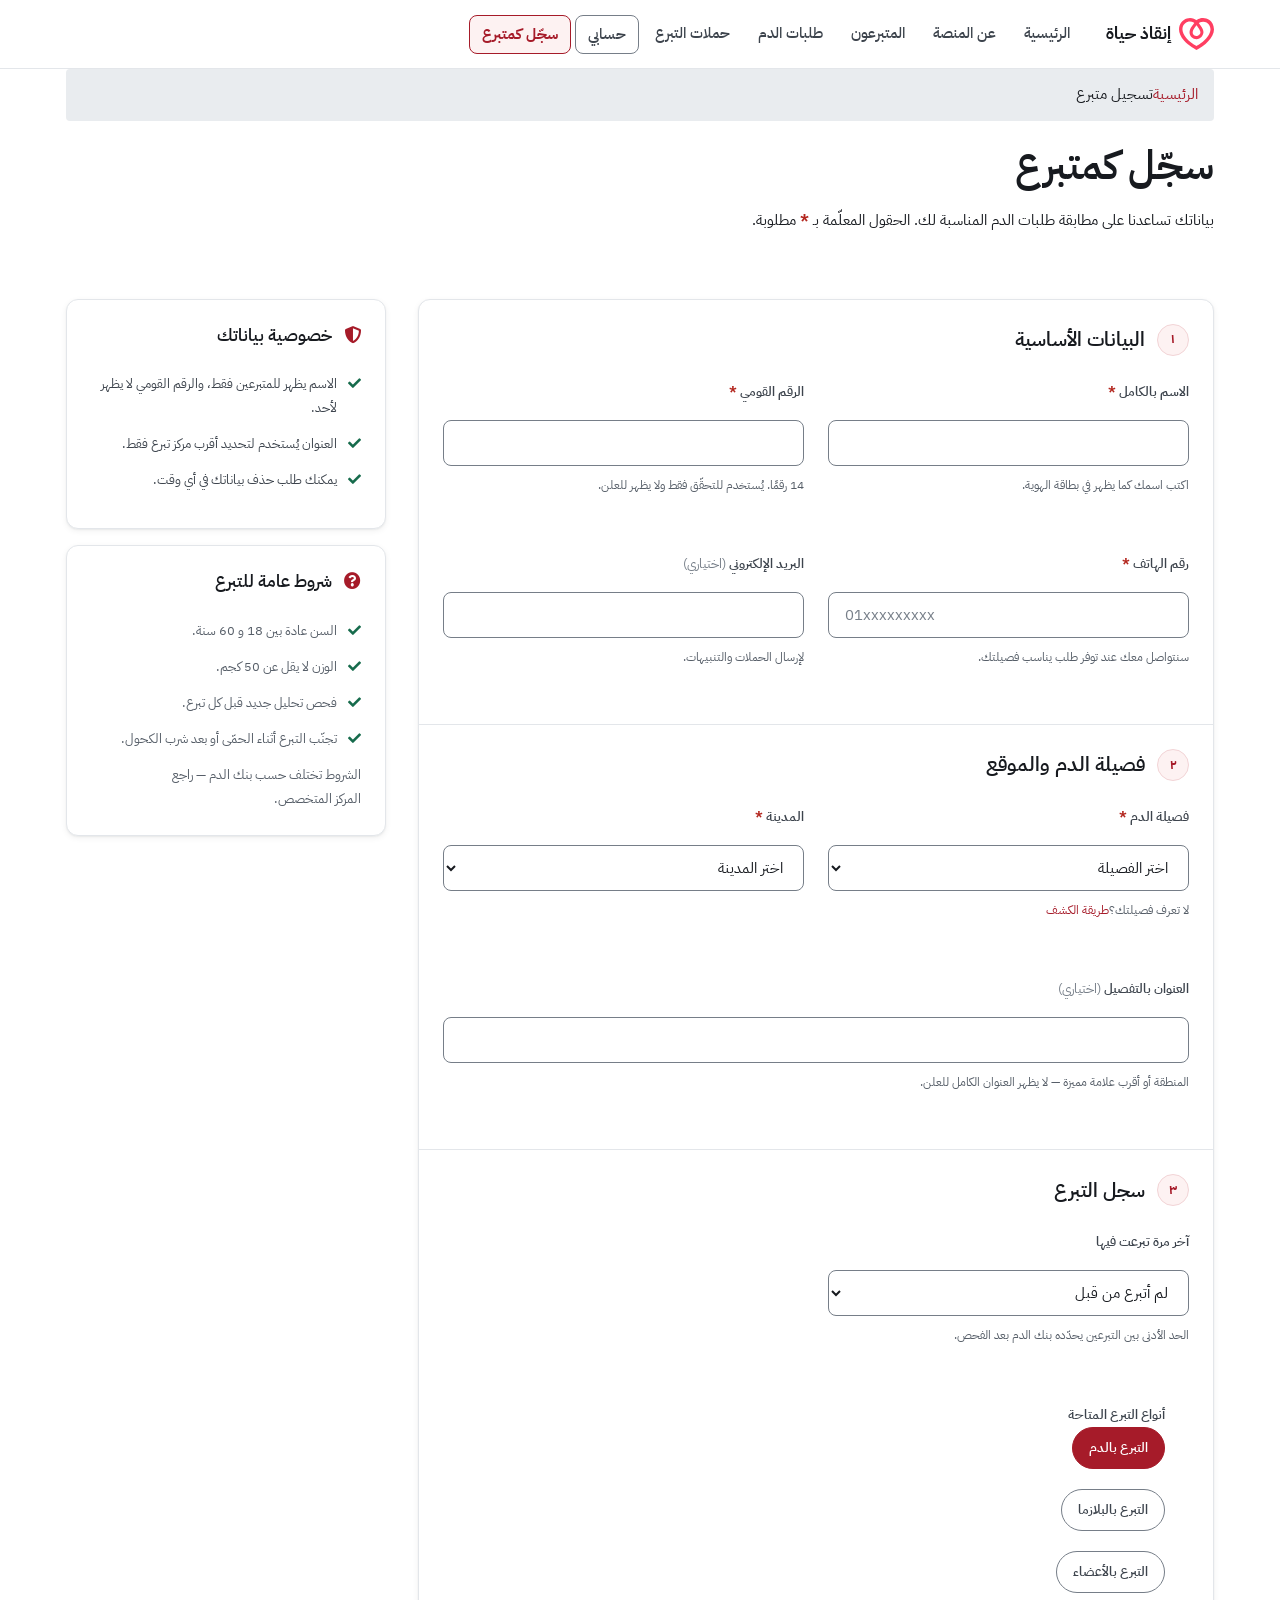
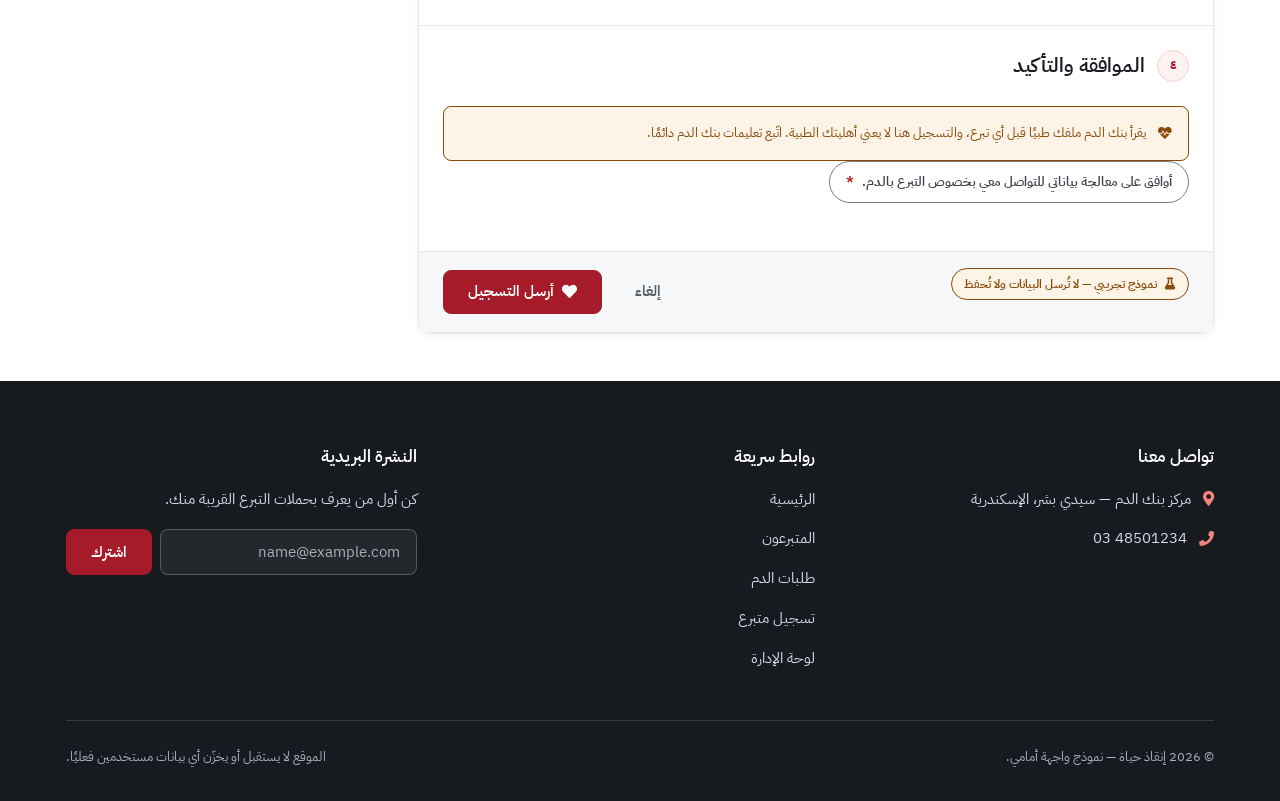
<file: regestration.html>
<!DOCTYPE html>
<html lang="ar" dir="rtl">
<head>
<meta charset="UTF-8">
<meta name="viewport" content="width=device-width, initial-scale=1">

<title>تسجيل متبرع | إنقاذ حياة</title>
<meta name="description" content="سجّل بياناتك كمتبرع دم في منصّة إنقاذ حياة، وأدخل فصيلة الدم والمدينة ليصلك ما يناسبك.">

<link rel="icon" href="img/savelife-red.svg" type="image/svg+xml">

<link rel="stylesheet" href="css/tokens.css">
<link rel="stylesheet" href="css/bootstrap.min.css">
<link rel="stylesheet" href="css/all.min.css">
<link rel="stylesheet" href="css/base.css">
<link rel="stylesheet" href="css/components.css">
<link rel="stylesheet" href="css/forms.css">
</head>

<body>
<a class="skip-link" href="#main">تخطي إلى المحتوى الرئيسي</a>

<header class="site-nav">
  <div class="container site-nav__inner">
    <a class="site-nav__brand" href="index.html" aria-label="إنقاذ حياة — الصفحة الرئيسية">
      <img src="img/savelife-red.svg" alt="" width="32" height="32">
      <span>إنقاذ حياة</span>
    </a>

    <button class="site-nav__toggle" type="button" aria-expanded="false"
            aria-controls="nav-panel" aria-label="فتح قائمة التنقل">
      <i class="fas fa-bars" aria-hidden="true"></i>
    </button>

    <div class="site-nav__panel" id="nav-panel">
      <nav aria-label="التنقل الرئيسي">
        <ul class="site-nav__links">
          <li><a href="index.html">الرئيسية</a></li>
          <li><a href="index.html#about">عن المنصة</a></li>
          <li><a href="volunteers.html">المتبرعون</a></li>
          <li><a href="bloodRequests.html">طلبات الدم</a></li>
          <li><a href="index.html#camps">حملات التبرع</a></li>
          <li><a class="btn btn--secondary btn--sm" href="profile.html">حسابي</a></li>
          <li><a class="btn btn--primary btn--sm" href="regestration.html" aria-current="page">سجّل كمتبرع</a></li>
        </ul>
      </nav>
      <!-- <div class="site-nav__actions">
        <a class="btn btn--secondary btn--sm" href="profile.html">حسابي</a>
        <a class="btn btn--primary btn--sm" href="regestration.html" aria-current="page">سجّل كمتبرع</a>
      </div> -->
    </div>
  </div>
</header>

<main id="main">

  <section class="page-head">
    <div class="container">
      <nav aria-label="مسار التنقل">
        <ol class="breadcrumb">
          <li><a href="index.html">الرئيسية</a></li>
          <li aria-current="page">تسجيل متبرع</li>
        </ol>
      </nav>

      <h1>سجّل كمتبرع</h1>
      <p class="page-head__lead">
        بياناتك تساعدنا على مطابقة طلبات الدم المناسبة لك. الحقول المعلّمة بـ
        <span class="field__required" aria-hidden="true">*</span> مطلوبة.
      </p>
    </div>
  </section>

  <section class="section section--tight">
    <div class="container">
      <div class="form-layout">

        <!-- ============ The form ============ -->
        <div class="form-layout__main">
          <form class="card form-card" data-validate novalidate>

            <div class="card__body">
              <h2 class="form-section__title">
                <span class="form-section__num" aria-hidden="true">١</span>
                البيانات الأساسية
              </h2>

              <div class="form-grid">
                <div class="field">
                  <label class="field__label" for="full-name">
                    الاسم بالكامل <span class="field__required" aria-hidden="true">*</span>
                  </label>
                  <input class="form-control" type="text" id="full-name" name="fullName"
                         required autocomplete="name" aria-describedby="full-name-hint">
                  <p class="field__hint" id="full-name-hint">اكتب اسمك كما يظهر في بطاقة الهوية.</p>
                </div>

                <div class="field">
                  <label class="field__label" for="national-id">
                    الرقم القومي <span class="field__required" aria-hidden="true">*</span>
                  </label>
                  <input class="form-control" type="text" id="national-id" name="nationalId"
                         required inputmode="numeric" pattern="[0-9]{14}" maxlength="14"
                         autocomplete="off" aria-describedby="national-id-hint">
                  <p class="field__hint" id="national-id-hint">14 رقمًا. يُستخدم للتحقّق فقط ولا يظهر للعلن.</p>
                </div>

                <div class="field">
                  <label class="field__label" for="phone">
                    رقم الهاتف <span class="field__required" aria-hidden="true">*</span>
                  </label>
                  <input class="form-control" type="tel" id="phone" name="phone"
                         required autocomplete="tel" placeholder="01xxxxxxxxx"
                         pattern="01[0-9]{9}" maxlength="11"
                         aria-describedby="phone-hint">
                  <p class="field__hint" id="phone-hint">سنتواصل معك عند توفر طلب يناسب فصيلتك.</p>
                </div>

                <div class="field">
                  <label class="field__label" for="email">
                    البريد الإلكتروني
                    <span class="field__optional">(اختياري)</span>
                  </label>
                  <input class="form-control" type="email" id="email" name="email"
                         autocomplete="email" aria-describedby="email-hint">
                  <p class="field__hint" id="email-hint">لإرسال الحملات والتنبيهات.</p>
                </div>
              </div>
            </div>

            <div class="card__body">
              <h2 class="form-section__title">
                <span class="form-section__num" aria-hidden="true">٢</span>
                فصيلة الدم والموقع
              </h2>

              <div class="form-grid">
                <div class="field">
                  <label class="field__label" for="blood-group">
                    فصيلة الدم <span class="field__required" aria-hidden="true">*</span>
                  </label>
                  <select class="form-select" id="blood-group" name="group"
                          required aria-describedby="blood-group-hint">
                    <option value="">اختر الفصيلة</option>
                    <!-- Rendered from js/data.js BLOOD_GROUPS -->
                  </select>
                  <p class="field__hint" id="blood-group-hint">
                    لا تعرف فصيلتك؟<a href="index.html#how">طريقة الكشف</a>
                  </p>
                </div>

                <div class="field">
                  <label class="field__label" for="city">
                    المدينة <span class="field__required" aria-hidden="true">*</span>
                  </label>
                  <select class="form-select" id="city" name="city" required>
                    <option value="">اختر المدينة</option>
                    <!-- Rendered from js/data.js CITIES -->
                  </select>
                </div>

                <div class="field field--full">
                  <label class="field__label" for="address">
                    العنوان بالتفصيل
                    <span class="field__optional">(اختياري)</span>
                  </label>
                  <input class="form-control" type="text" id="address" name="address"
                         autocomplete="street-address"
                         aria-describedby="address-hint">
                  <p class="field__hint" id="address-hint">
                    المنطقة أو أقرب علامة مميزة — لا يظهر العنوان الكامل للعلن.
                  </p>
                </div>
              </div>
            </div>

            <div class="card__body">
              <h2 class="form-section__title">
                <span class="form-section__num" aria-hidden="true">٣</span>
                سجل التبرع
              </h2>

              <div class="form-grid">
                <div class="field">
                  <label class="field__label" for="last-donation">
                    آخر مرة تبرعت فيها
                  </label>
                  <select class="form-select" id="last-donation" name="lastDonation"
                          aria-describedby="last-donation-hint">
                    <option value="">لم أتبرع من قبل</option>
                    <option value="1">خلال شهر</option>
                    <option value="2">من شهرين</option>
                    <option value="3">من 3 أشهر</option>
                    <option value="4">من 4 أشهر</option>
                    <option value="6">من 6 أشهر</option>
                    <option value="12">من سنة أو أكثر</option>
                  </select>
                  <p class="field__hint" id="last-donation-hint">
                    الحد الأدنى بين التبرعين يحدّده بنك الدم بعد الفحص.
                  </p>
                </div>

                <fieldset class="field field--full choice-set">
                  <legend class="field__label">أنواع التبرع المتاحة</legend>
                  <span class="choice">
                    <input type="checkbox" id="m-blood" name="channels" value="blood" checked>
                    <label class="choice__box" for="m-blood">التبرع بالدم</label>
                  </span>
                  <span class="choice">
                    <input type="checkbox" id="m-plasma" name="channels" value="plasma">
                    <label class="choice__box" for="m-plasma">التبرع بالبلازما</label>
                  </span>
                  <span class="choice">
                    <input type="checkbox" id="m-organs" name="channels" value="organs">
                    <label class="choice__box" for="m-organs">التبرع بالأعضاء</label>
                  </span>
                </fieldset>
              </div>
            </div>

            <div class="card__body">
              <h2 class="form-section__title">
                <span class="form-section__num" aria-hidden="true">٤</span>
                الموافقة والتأكيد
              </h2>

              <div class="notice notice--warning">
                <i class="icon fas fa-heartbeat" aria-hidden="true"></i>
                <p>
                  يقرأ بنك الدم ملفك طبيًا قبل أي تبرع، والتسجيل هنا لا يعني
                  أهليتك الطبية. اتّبع تعليمات بنك الدم دائمًا.
                </p>
              </div>

              <div class="field">
                <span class="choice">
                  <input type="checkbox" id="consent" name="consent" required
                         aria-describedby="consent-error">
                  <label class="choice__box" for="consent">
                    أوافق على معالجة بياناتي للتواصل معي بخصوص التبرع بالدم.
                    <span class="field__required" aria-hidden="true">*</span>
                  </label>
                </span>
              </div>
            </div>

            <div class="card__footer">
              <p class="demo-badge demo-badge--inline">
                <i class="fas fa-flask" aria-hidden="true"></i>
                نموذج تجريبي — لا تُرسل البيانات ولا تُحفظ
              </p>
              <div class="btn-group-actions">
                <a class="btn btn--quiet" href="index.html">إلغاء</a>
                <button class="btn btn--primary" type="submit">
                  <i class="fas fa-heart" aria-hidden="true"></i>
                  أرسل التسجيل
                </button>
              </div>
            </div>
          </form>
        </div>

        <!-- ============ Sidebar ============ -->
        <aside class="form-layout__aside">
          <div class="card sticky-card">
            <div class="card__body">
              <h2 class="card__title">
                <i class="fas fa-shield-alt" aria-hidden="true"></i>
                خصوصية بياناتك
              </h2>
              <ul class="tick-list">
                <li>الاسم يظهر للمتبرعين فقط، والرقم القومي لا يظهر لأحد.</li>
                <li>العنوان يُستخدم لتحديد أقرب مركز تبرع فقط.</li>
                <li>يمكنك طلب حذف بياناتك في أي وقت.</li>
              </ul>
            </div>
          </div>

          <div class="card">
            <div class="card__body">
              <h2 class="card__title">
                <i class="fas fa-question-circle" aria-hidden="true"></i>
                شروط عامة للتبرع
              </h2>
              <ul class="tick-list tick-list--muted">
                <li>السن عادة بين 18 و 60 سنة.</li>
                <li>الوزن لا يقل عن 50 كجم.</li>
                <li>فحص تحليل جديد قبل كل تبرع.</li>
                <li>تجنّب التبرع أثناء الحمّى أو بعد شرب الكحول.</li>
              </ul>
              <p class="card__meta">
                الشروط تختلف حسب بنك الدم — راجع المركز المتخصص.
              </p>
            </div>
          </div>
        </aside>

      </div>
    </div>
  </section>

</main>

<footer class="site-footer">
  <div class="container">
    <div class="site-footer__grid">
      <div>
        <h2 class="site-footer__heading">تواصل معنا</h2>
        <ul class="site-footer__list">
          <li class="site-footer__contact">
            <i class="icon fas fa-map-marker-alt" aria-hidden="true"></i>
            <span>مركز بنك الدم — سيدي بشر، الإسكندرية</span>
          </li>
          <li class="site-footer__contact">
            <i class="icon fas fa-phone" aria-hidden="true"></i>
            <a href="tel:+200348501234">‎03 48501234</a>
          </li>
        </ul>
      </div>

      <div>
        <h2 class="site-footer__heading">روابط سريعة</h2>
        <ul class="site-footer__list">
          <li><a href="index.html">الرئيسية</a></li>
          <li><a href="volunteers.html">المتبرعون</a></li>
          <li><a href="bloodRequests.html">طلبات الدم</a></li>
          <li><a href="regestration.html">تسجيل متبرع</a></li>
          <li><a href="Admin.html">لوحة الإدارة</a></li>
        </ul>
      </div>

      <div>
        <h2 class="site-footer__heading">النشرة البريدية</h2>
        <p class="site-footer__text">كن أول من يعرف بحملات التبرع القريبة منك.</p>
        <form class="site-footer__subscribe" data-newsletter novalidate>
          <label class="visually-hidden" for="footer-email">بريدك الإلكتروني</label>
          <input class="form-control" type="email" id="footer-email" name="email"
                 placeholder="name@example.com" required>
          <button class="btn btn--primary" type="submit">اشترك</button>
        </form>
        <p class="field__hint" data-newsletter-status role="status"></p>
      </div>
    </div>

    <div class="site-footer__bottom">
      <p class="site-footer__legal">© 2026 إنقاذ حياة — نموذج واجهة أمامي.</p>
      <p class="site-footer__legal">الموقع لا يستقبل أو يخزّن أي بيانات مستخدمين فعليًا.</p>
    </div>
  </div>
</footer>

<button class="back-to-top" type="button" aria-label="العودة إلى أعلى الصفحة">
  <i class="fas fa-arrow-up" aria-hidden="true"></i>
</button>
<div class="toast-region" role="region" aria-label="التنبيهات" aria-live="polite"></div>

<script src="js/data.js"></script>
<script src="js/app.js"></script>
<script src="js/forms.js"></script>
</body>
</html>
</file>
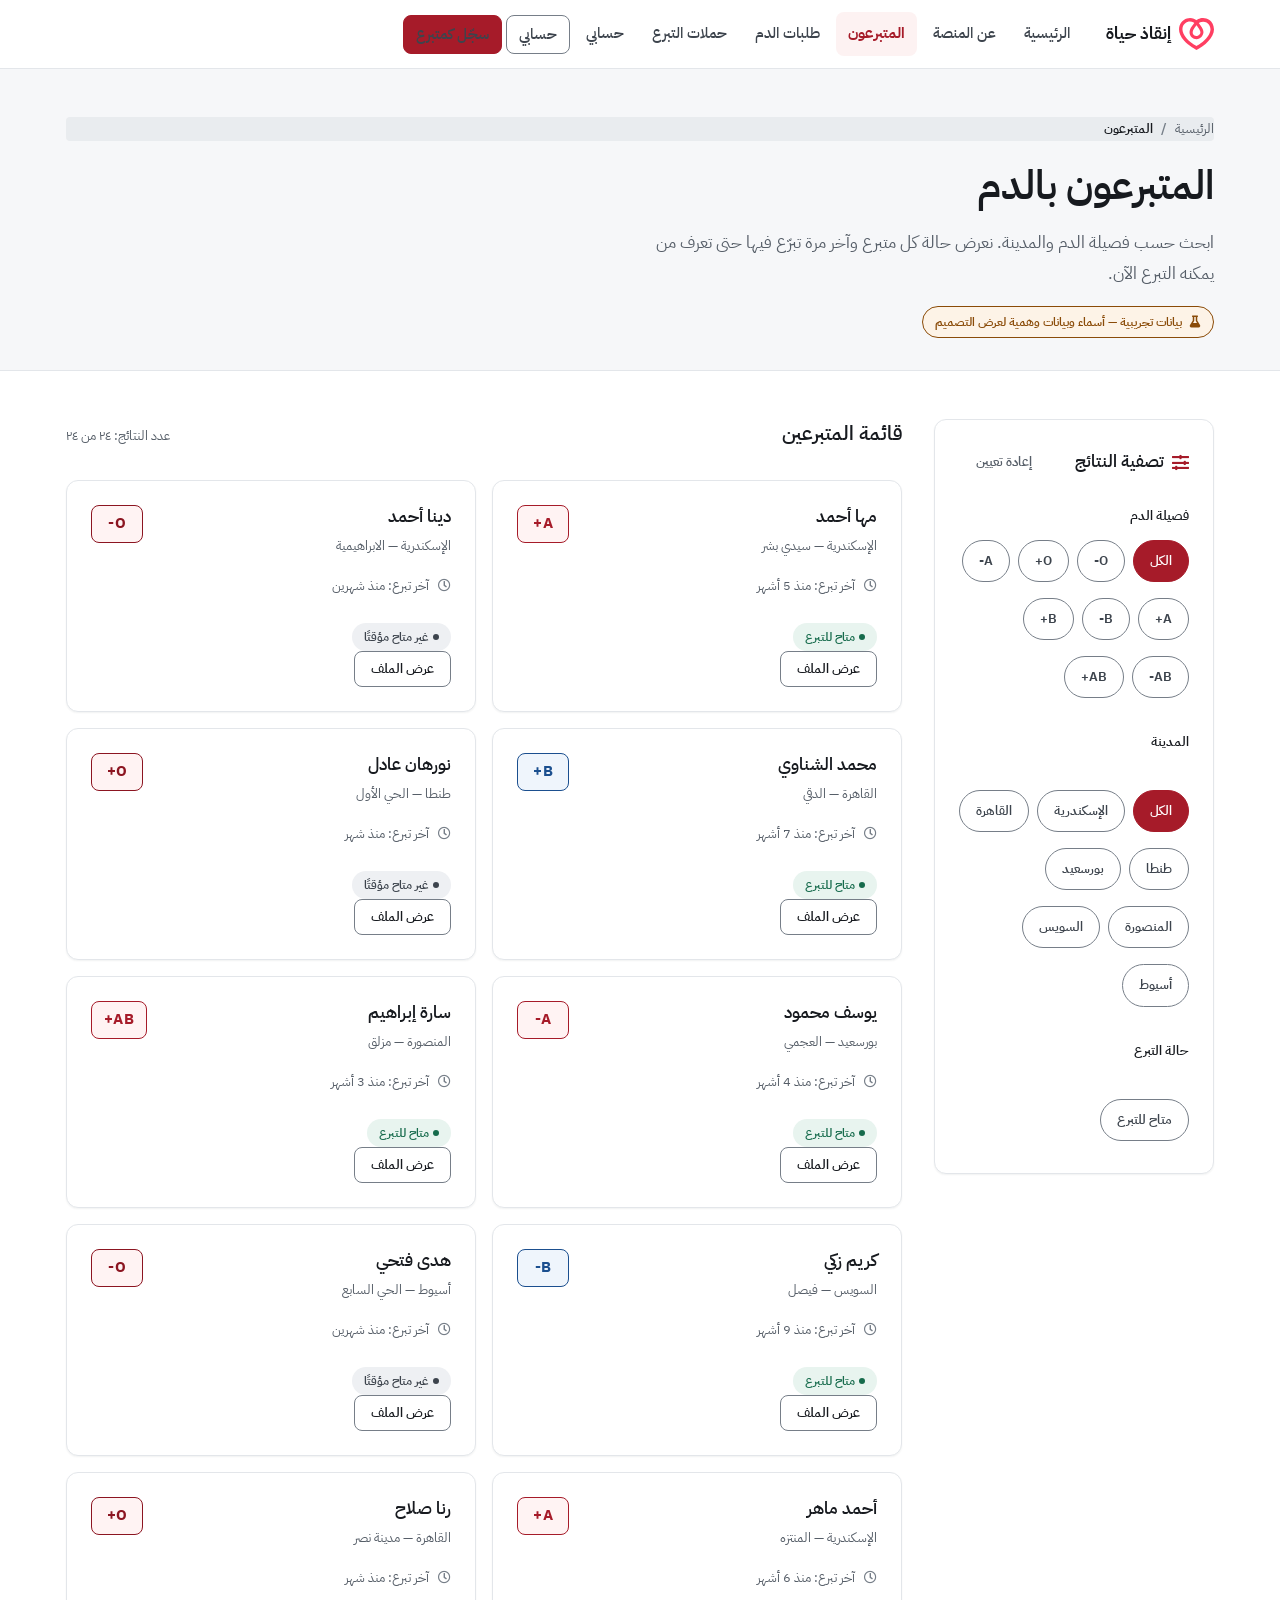
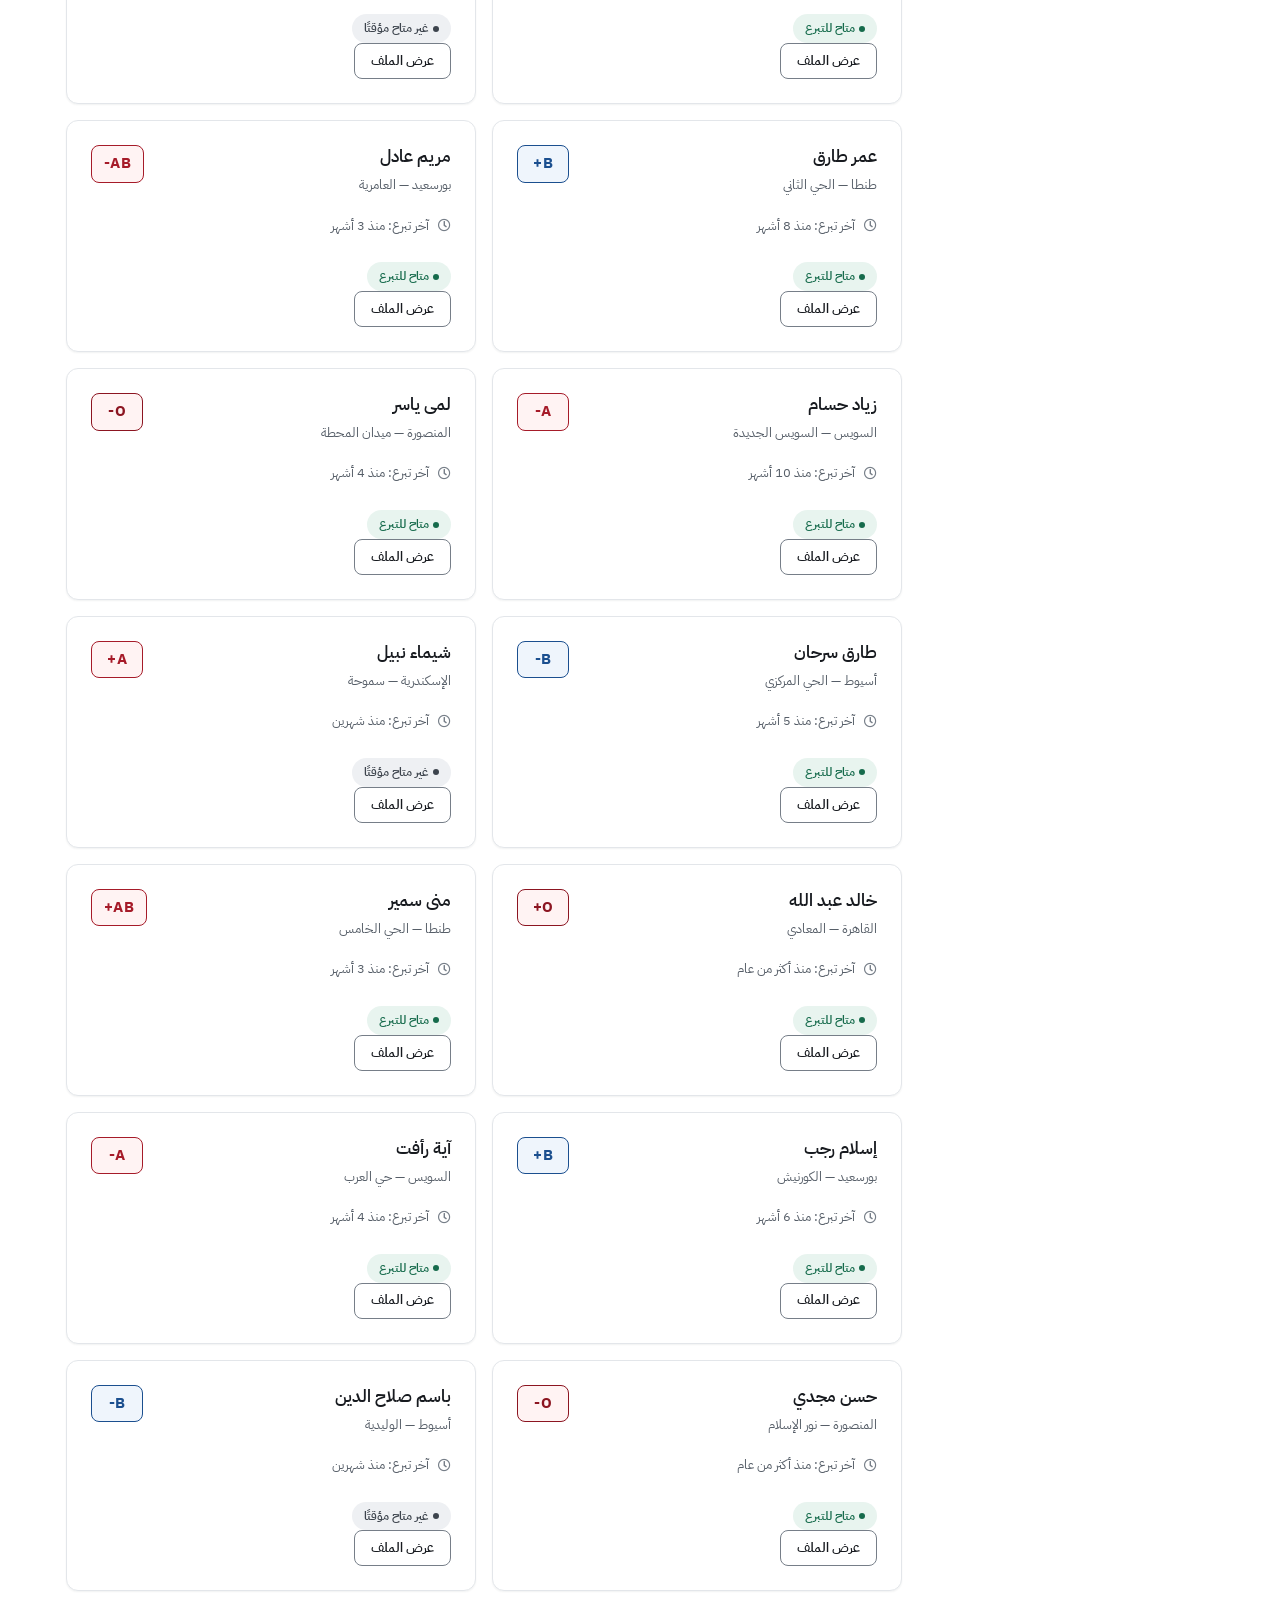
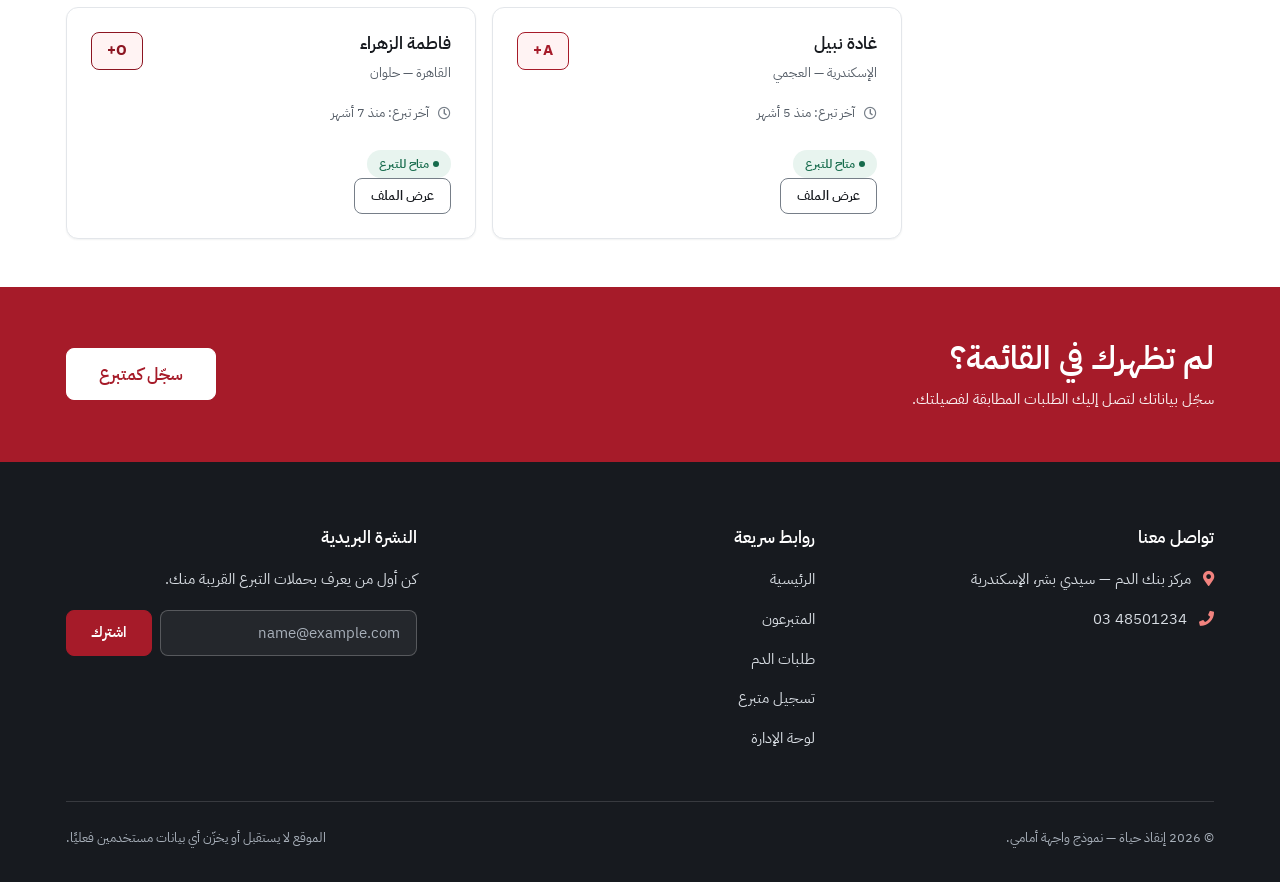
<file: volunteers.html>
<!DOCTYPE html>
<html lang="ar" dir="rtl">
<head>
<meta charset="UTF-8">
<meta name="viewport" content="width=device-width, initial-scale=1">

<title>المتبرعون بالدم | إنقاذ حياة</title>
<meta name="description" content="ابحث عن متبرعين بالدم حسب فصيلة الدم والمدينة، وتعرّف على حالة كل متبرع وآخر مرة تبرّع فيها.">

<link rel="icon" href="img/savelife-red.svg" type="image/svg+xml">

<link rel="stylesheet" href="css/tokens.css">
<link rel="stylesheet" href="css/bootstrap.min.css">
<link rel="stylesheet" href="css/all.min.css">
<link rel="stylesheet" href="css/base.css">
<link rel="stylesheet" href="css/components.css">
<link rel="stylesheet" href="css/listings.css">
</head>

<body>
<a class="skip-link" href="#main">تخطي إلى المحتوى الرئيسي</a>

<header class="site-nav">
  <div class="container site-nav__inner">
    <a class="site-nav__brand" href="index.html" aria-label="إنقاذ حياة — الصفحة الرئيسية">
      <img src="img/savelife-red.svg" alt="" width="32" height="32">
      <span>إنقاذ حياة</span>
    </a>

    <button class="site-nav__toggle" type="button" aria-expanded="false"
            aria-controls="nav-panel" aria-label="فتح قائمة التنقل">
      <i class="fas fa-bars" aria-hidden="true"></i>
    </button>

    <div class="site-nav__panel" id="nav-panel">
      <nav aria-label="التنقل الرئيسي">
        <ul class="site-nav__links">
          <li><a href="index.html">الرئيسية</a></li>
          <li><a href="index.html#about">عن المنصة</a></li>
          <li><a href="volunteers.html" aria-current="page">المتبرعون</a></li>
          <li><a href="bloodRequests.html">طلبات الدم</a></li>
          <li><a href="index.html#camps">حملات التبرع</a></li>
          <li><a  href="profile.html">حسابي</a></li>
          <li><a class="btn btn--secondary btn--sm" href="profile.html">حسابي</a></li>
          <li><a class="btn btn--primary btn--sm" href="regestration.html">سجّل كمتبرع</a></li>
        </ul>
      </nav>
      <!-- <div class="site-nav__actions">
        <a class="btn btn--secondary btn--sm" href="profile.html">حسابي</a>
        <a class="btn btn--primary btn--sm" href="regestration.html">سجّل كمتبرع</a>
      </div> -->
    </div>
  </div>
</header>

<main id="main">

  <!-- ================= Page header ================= -->
  <section class="page-head">
    <div class="container">
      <nav aria-label="مسار التنقل">
        <ol class="breadcrumb">
          <li><a href="index.html">الرئيسية</a></li>
          <li aria-current="page">المتبرعون</li>
        </ol>
      </nav>

      <h1>المتبرعون بالدم</h1>
      <p class="page-head__lead">
        ابحث حسب فصيلة الدم والمدينة. نعرض حالة كل متبرع وآخر مرة تبرّع فيها
        حتى تعرف من يمكنه التبرع الآن.
      </p>

      <div class="page-head__meta">
        <span class="demo-badge">
          <i class="fas fa-flask" aria-hidden="true"></i>
          بيانات تجريبية — أسماء وبيانات وهمية لعرض التصميم
        </span>
      </div>
    </div>
  </section>

  <!-- ================= Donors ================= -->
  <section class="section section--tight" aria-labelledby="donors-heading">
    <div class="container">

      <div class="listing-layout">

        <!-- ---------- Filters ---------- -->
        <aside class="filters" aria-labelledby="filters-heading">
          <div class="filters__inner">
            <div class="filters__head">
              <h2 class="filters__title" id="filters-heading">
                <i class="fas fa-sliders-h" aria-hidden="true"></i>
                تصفية النتائج
              </h2>
              <button class="btn btn--quiet btn--sm" type="button" data-reset-filters>
                إعادة تعيين
              </button>
            </div>

            <form data-filters novalidate>
              <fieldset class="filter-group">
                <legend class="filter-group__legend">فصيلة الدم</legend>
                <div class="filter-group__options" data-group-options>
                  <!-- Rendered from js/listings.js -->
                </div>
              </fieldset>

              <fieldset class="filter-group">
                <legend class="filter-group__legend">المدينة</legend>
                <div class="filter-group__options" data-city-options>
                  <!-- Rendered from js/listings.js -->
                </div>
              </fieldset>

              <fieldset class="filter-group">
                <legend class="filter-group__legend">حالة التبرع</legend>
                <div class="filter-group__options">
                  <span class="choice">
                    <input type="checkbox" name="eligible" value="yes" id="f-eligible">
                    <label class="choice__box" for="f-eligible">متاح للتبرع</label>
                  </span>
                </div>
              </fieldset>
            </form>
          </div>
        </aside>

        <!-- ---------- Results ---------- -->
        <div class="results">
          <div class="results__head">
            <h2 id="donors-heading">قائمة المتبرعين</h2>
            <!-- Polite live region: filter changes are announced. -->
            <p class="result-count" role="status" aria-live="polite" data-result-count></p>
          </div>

          <ul class="donor-list" data-donor-list>
            <!-- Rendered from js/listings.js -->
          </ul>

          <div class="empty-state" data-donor-empty>
            <i class="empty-state__icon fas fa-search" aria-hidden="true"></i>
            <h3 class="empty-state__title">لا توجد نتائج مطابقة</h3>
            <p class="empty-state__text">
              جرّب توسيع نطاق البحث: أزل بعض الفلاتر أو اختر "كل الفصائل" و"كل المدن".
            </p>
            <button class="btn btn--secondary btn--sm" type="button" data-reset-filters>
              إعادة تعيين الفلاتر
            </button>
          </div>
        </div>

      </div>
    </div>
  </section>

  <!-- ================= CTA ================= -->
  <section class="inline-cta">
    <div class="container inline-cta__inner">
      <div>
        <h2>لم تظهرك في القائمة؟</h2>
        <p>سجّل بياناتك لتصل إليك الطلبات المطابقة لفصيلتك.</p>
      </div>
      <a class="btn btn--inverse btn--lg" href="regestration.html">سجّل كمتبرع</a>
    </div>
  </section>

</main>

<footer class="site-footer">
  <div class="container">
    <div class="site-footer__grid">
      <div>
        <h2 class="site-footer__heading">تواصل معنا</h2>
        <ul class="site-footer__list">
          <li class="site-footer__contact">
            <i class="icon fas fa-map-marker-alt" aria-hidden="true"></i>
            <span>مركز بنك الدم — سيدي بشر، الإسكندرية</span>
          </li>
          <li class="site-footer__contact">
            <i class="icon fas fa-phone" aria-hidden="true"></i>
            <a href="tel:+200348501234">‎03 48501234</a>
          </li>
        </ul>
      </div>

      <div>
        <h2 class="site-footer__heading">روابط سريعة</h2>
        <ul class="site-footer__list">
          <li><a href="index.html">الرئيسية</a></li>
          <li><a href="volunteers.html">المتبرعون</a></li>
          <li><a href="bloodRequests.html">طلبات الدم</a></li>
          <li><a href="regestration.html">تسجيل متبرع</a></li>
          <li><a href="Admin.html">لوحة الإدارة</a></li>
        </ul>
      </div>

      <div>
        <h2 class="site-footer__heading">النشرة البريدية</h2>
        <p class="site-footer__text">كن أول من يعرف بحملات التبرع القريبة منك.</p>
        <form class="site-footer__subscribe" data-newsletter novalidate>
          <label class="visually-hidden" for="footer-email">بريدك الإلكتروني</label>
          <input class="form-control" type="email" id="footer-email" name="email"
                 placeholder="name@example.com" required>
          <button class="btn btn--primary" type="submit">اشترك</button>
        </form>
        <p class="field__hint" data-newsletter-status role="status"></p>
      </div>
    </div>

    <div class="site-footer__bottom">
      <p class="site-footer__legal">© 2026 إنقاذ حياة — نموذج واجهة أمامي.</p>
      <p class="site-footer__legal">الموقع لا يستقبل أو يخزّن أي بيانات مستخدمين فعليًا.</p>
    </div>
  </div>
</footer>

<button class="back-to-top" type="button" aria-label="العودة إلى أعلى الصفحة">
  <i class="fas fa-arrow-up" aria-hidden="true"></i>
</button>
<div class="toast-region" role="region" aria-label="التنبيهات" aria-live="polite"></div>

<script src="js/data.js"></script>
<script src="js/app.js"></script>
<script src="js/render.js"></script>
<script src="js/listings.js"></script>
</body>
</html>
</file>
<file: css/tokens.css>
/* ==========================================================================
   Save Life — design tokens
   Single source of truth for colour, type, space, radius, shadow and motion.
   Every other stylesheet consumes these variables and must not invent values.
   ========================================================================== */

/* ---------- Fonts (self-hosted, no external request) ---------- */
@font-face {
  font-family: "IBM Plex Sans Arabic";
  font-style: normal;
  font-weight: 400;
  font-display: swap;
  src: url(../fonts/ibm-plex-sans-arabic-400-arabic.woff2) format("woff2");
  unicode-range: U+0600-06FF, U+0750-077F, U+0870-088E, U+0890-0891, U+0897-08E1,
    U+08E3-08FF, U+200C-200E, U+2010-2011, U+204F, U+2E41, U+FB50-FDFF, U+FE70-FE74,
    U+FE76-FEFC;
}
@font-face {
  font-family: "IBM Plex Sans Arabic";
  font-style: normal;
  font-weight: 400;
  font-display: swap;
  src: url(../fonts/ibm-plex-sans-arabic-400-latin.woff2) format("woff2");
  unicode-range: U+0000-00FF, U+0131, U+0152-0153, U+02BB-02BC, U+02C6, U+02DA,
    U+02DC, U+0304, U+0308, U+0329, U+2000-206F, U+20AC, U+2122, U+2191, U+2193,
    U+2212, U+2215, U+FEFF, U+FFFD;
}
@font-face {
  font-family: "IBM Plex Sans Arabic";
  font-style: normal;
  font-weight: 500;
  font-display: swap;
  src: url(../fonts/ibm-plex-sans-arabic-500-arabic.woff2) format("woff2");
  unicode-range: U+0600-06FF, U+0750-077F, U+0870-088E, U+0890-0891, U+0897-08E1,
    U+08E3-08FF, U+200C-200E, U+2010-2011, U+204F, U+2E41, U+FB50-FDFF, U+FE70-FE74,
    U+FE76-FEFC;
}
@font-face {
  font-family: "IBM Plex Sans Arabic";
  font-style: normal;
  font-weight: 500;
  font-display: swap;
  src: url(../fonts/ibm-plex-sans-arabic-500-latin.woff2) format("woff2");
  unicode-range: U+0000-00FF, U+0131, U+0152-0153, U+02BB-02BC, U+02C6, U+02DA,
    U+02DC, U+0304, U+0308, U+0329, U+2000-206F, U+20AC, U+2122, U+2191, U+2193,
    U+2212, U+2215, U+FEFF, U+FFFD;
}
@font-face {
  font-family: "IBM Plex Sans Arabic";
  font-style: normal;
  font-weight: 600;
  font-display: swap;
  src: url(../fonts/ibm-plex-sans-arabic-600-arabic.woff2) format("woff2");
  unicode-range: U+0600-06FF, U+0750-077F, U+0870-088E, U+0890-0891, U+0897-08E1,
    U+08E3-08FF, U+200C-200E, U+2010-2011, U+204F, U+2E41, U+FB50-FDFF, U+FE70-FE74,
    U+FE76-FEFC;
}
@font-face {
  font-family: "IBM Plex Sans Arabic";
  font-style: normal;
  font-weight: 600;
  font-display: swap;
  src: url(../fonts/ibm-plex-sans-arabic-600-latin.woff2) format("woff2");
  unicode-range: U+0000-00FF, U+0131, U+0152-0153, U+02BB-02BC, U+02C6, U+02DA,
    U+02DC, U+0304, U+0308, U+0329, U+2000-206F, U+20AC, U+2122, U+2191, U+2193,
    U+2212, U+2215, U+FEFF, U+FFFD;
}
@font-face {
  font-family: "IBM Plex Sans Arabic";
  font-style: normal;
  font-weight: 700;
  font-display: swap;
  src: url(../fonts/ibm-plex-sans-arabic-700-arabic.woff2) format("woff2");
  unicode-range: U+0600-06FF, U+0750-077F, U+0870-088E, U+0890-0891, U+0897-08E1,
    U+08E3-08FF, U+200C-200E, U+2010-2011, U+204F, U+2E41, U+FB50-FDFF, U+FE70-FE74,
    U+FE76-FEFC;
}
@font-face {
  font-family: "IBM Plex Sans Arabic";
  font-style: normal;
  font-weight: 700;
  font-display: swap;
  src: url(../fonts/ibm-plex-sans-arabic-700-latin.woff2) format("woff2");
  unicode-range: U+0000-00FF, U+0131, U+0152-0153, U+02BB-02BC, U+02C6, U+02DA,
    U+02DC, U+0304, U+0308, U+0329, U+2000-206F, U+20AC, U+2122, U+2191, U+2193,
    U+2212, U+2215, U+FEFF, U+FFFD;
}

:root {
  /* ---------- Brand / primary ----------
     A deep, desaturated crimson. Confident enough to read as "blood donation"
     without the alarm of a pure red. All pairs verified against WCAG AA. */
  --color-primary: #a61b29;
  --color-primary-hover: #8c1521;
  --color-primary-active: #75111b;
  --color-primary-soft: #fdf2f2;
  --color-primary-soft-border: #f2d4d6;
  --color-on-primary: #ffffff;

  /* ---------- Surfaces ---------- */
  --color-background: #ffffff;
  --color-surface: #ffffff;
  --color-surface-alt: #f6f7f9;
  --color-surface-sunken: #eef0f3;

  /* ---------- Ink ---------- */
  --color-ink: #171a1f; /* 17.4:1 on white */
  --color-ink-soft: #3d444d;
  --color-text-muted: #565e68; /* 6.6:1 on white */
  --color-text-faint: #767e88;
  --color-on-ink: #ffffff;

  /* ---------- Status ---------- */
  --color-success: #166b4c;
  --color-success-soft: #e8f4ef;
  --color-warning: #8a4b08;
  --color-warning-soft: #fdf3e7;
  --color-danger: #b3261e;
  --color-danger-soft: #fdeceb;
  --color-info: #1b4f8f;
  --color-info-soft: #ecf2fa;

  /* ---------- Borders ---------- */
  --color-border: #e3e6ea; /* decorative dividers only */
  --color-border-strong: #767e88; /* form control boundaries — 4.1:1 */
  --color-border-focus: #a61b29;

  /* ---------- Blood-group identity colours ----------
     Used only as small chips/tags, never as large fills. */
  --group-o-fg: #8c1521;
  --group-o-bg: #fff3f3;
  --group-a-fg: #a61b29;
  --group-a-bg: #fff3f3;
  --group-b-fg: #1b4f8f;
  --group-b-bg: #eff5fc;
  --group-ab-fg: #6b4e9e;
  --group-ab-bg: #f5f1fc;

  /* ---------- Type ---------- */
  --font-sans: "IBM Plex Sans Arabic", "Noto Sans Arabic", "Segoe UI", Tahoma,
    "Geeza Pro", sans-serif;
  --font-numeric: "IBM Plex Sans Arabic", "Segoe UI", sans-serif;

  --text-display: 2.75rem;
  --text-h1: 2.125rem;
  --text-h2: 1.625rem;
  --text-h3: 1.25rem;
  --text-h4: 1.0625rem;
  --text-body-lg: 1.0625rem;
  --text-body: 0.9375rem;
  --text-small: 0.8125rem;
  --text-xs: 0.75rem;

  --leading-display: 1.35;
  --leading-heading: 1.45;
  --leading-body: 1.85; /* Arabic needs more leading than Latin */
  --leading-tight: 1.6;

  --tracking-display: -0.01em;
  --tracking-body: 0;

  /* ---------- Space (4px base) ---------- */
  --space-1: 0.25rem;
  --space-2: 0.5rem;
  --space-3: 0.75rem;
  --space-4: 1rem;
  --space-5: 1.5rem;
  --space-6: 2rem;
  --space-7: 3rem;
  --space-8: 4rem;
  --space-9: 6rem;

  /* ---------- Radius ---------- */
  --radius-xs: 4px;
  --radius-sm: 8px;
  --radius-md: 12px;
  --radius-lg: 18px;
  --radius-xl: 26px;
  --radius-pill: 999px;

  /* ---------- Elevation ---------- */
  --shadow-xs: 0 1px 2px rgba(23, 26, 31, 0.06);
  --shadow-sm: 0 1px 2px rgba(23, 26, 31, 0.06),
    0 2px 6px rgba(23, 26, 31, 0.06);
  --shadow-md: 0 2px 4px rgba(23, 26, 31, 0.05),
    0 8px 20px rgba(23, 26, 31, 0.08);
  --shadow-lg: 0 4px 8px rgba(23, 26, 31, 0.05),
    0 18px 40px rgba(23, 26, 31, 0.12);
  --shadow-focus: 0 0 0 3px rgba(166, 27, 41, 0.28);

  /* ---------- Layout ---------- */
  --container-max: 1180px;
  --nav-height: 4.25rem;

  /* ---------- Motion ---------- */
  --ease-out: cubic-bezier(0.22, 1, 0.36, 1);
  --duration-fast: 120ms;
  --duration-base: 200ms;
  --duration-slow: 380ms;

  /* ---------- Z-index ---------- */
  --z-base: 1;
  --z-sticky: 100;
  --z-nav: 200;
  --z-backtop: 300;
  --z-modal: 1050;
}

/* Blood-group colour helpers. Used by donor/request cards. */
.group-o {
  --group-fg: var(--group-o-fg);
  --group-bg: var(--group-o-bg);
}
.group-a {
  --group-fg: var(--group-a-fg);
  --group-bg: var(--group-a-bg);
}
.group-b {
  --group-fg: var(--group-b-fg);
  --group-bg: var(--group-b-bg);
}
.group-ab {
  --group-fg: var(--group-ab-fg);
  --group-bg: var(--group-ab-bg);
}
</file>
<file: css/base.css>
/* ==========================================================================
   Save Life — base layer
   Modern reset, document rhythm, RTL primitives, a11y helpers, utilities.
   Component styling lives in components.css.
   ========================================================================== */

/* ---------- Reset ---------- */
*,
*::before,
*::after {
  box-sizing: border-box;
}

html {
  -webkit-text-size-adjust: 100%;
  scroll-behavior: smooth;
  /* Anchor targets must clear the fixed navbar. */
  scroll-padding-top: calc(var(--nav-height) + var(--space-4));
}

body {
  margin: 0;
  font-family: var(--font-sans);
  font-size: var(--text-body);
  line-height: var(--leading-body);
  letter-spacing: var(--tracking-body);
  color: var(--color-ink);
  background-color: var(--color-background);
  -webkit-font-smoothing: antialiased;
  -moz-osx-font-smoothing: grayscale;
  text-align: start;
}

h1,
h2,
h3,
h4,
h5,
h6 {
  margin: 0 0 var(--space-3);
  font-weight: 600;
  line-height: var(--leading-heading);
  color: var(--color-ink);
  text-wrap: balance;
}

p {
  margin: 0 0 var(--space-4);
  text-wrap: pretty;
}

ul,
ol {
  margin: 0 0 var(--space-4);
  padding-inline-start: var(--space-5);
}

a {
  color: var(--color-primary);
  text-decoration: none;
  transition: color var(--duration-fast) var(--ease-out);
}

a:hover {
  color: var(--color-primary-hover);
  text-decoration: underline;
  text-underline-offset: 3px;
}

img,
svg,
video {
  max-width: 100%;
  height: auto;
}

img {
  /* Prevent the layout shift that unsized images cause. */
  vertical-align: middle;
}

button,
input,
select,
textarea {
  font: inherit;
  color: inherit;
}

button {
  cursor: pointer;
}

hr {
  height: 1px;
  border: 0;
  background-color: var(--color-border);
}

/* ---------- Heading scale ---------- */
.display-title {
  font-size: var(--text-display);
  font-weight: 700;
  line-height: var(--leading-display);
  letter-spacing: var(--tracking-display);
}

.h1 {
  font-size: var(--text-h1);
}
.h2 {
  font-size: var(--text-h2);
}
.h3 {
  font-size: var(--text-h3);
}
.h4 {
  font-size: var(--text-h4);
}

.text-muted {
  color: var(--color-text-muted) !important;
}

.text-numeric {
  font-family: var(--font-numeric);
  font-variant-numeric: tabular-nums;
}

/* ---------- Layout primitives ---------- */
.container {
  width: 100%;
  max-width: var(--container-max);
  margin-inline: auto;
  padding-inline: var(--space-4);
}

.section {
  padding-block: var(--space-8);
}

.section--tight {
  padding-block: var(--space-7);
}

.section--sunken {
  background-color: var(--color-surface-alt);
}

.stack > * + * {
  margin-block-start: var(--space-4);
}

.stack-sm > * + * {
  margin-block-start: var(--space-2);
}

/* ---------- Accessibility helpers ---------- */
.visually-hidden {
  position: absolute !important;
  width: 1px;
  height: 1px;
  padding: 0;
  margin: -1px;
  overflow: hidden;
  clip: rect(0, 0, 0, 0);
  white-space: nowrap;
  border: 0;
}

.skip-link {
  position: absolute;
  inset-inline-start: var(--space-4);
  top: -100%;
  z-index: var(--z-modal);
  padding: var(--space-3) var(--space-5);
  background-color: var(--color-ink);
  color: var(--color-on-ink);
  font-weight: 600;
  border-radius: var(--radius-sm);
  transition: top var(--duration-base) var(--ease-out);
}

.skip-link:focus {
  top: var(--space-3);
  color: var(--color-on-ink);
  text-decoration: none;
}

/* A single, consistent focus treatment for every interactive element. */
a:focus-visible,
button:focus-visible,
input:focus-visible,
select:focus-visible,
textarea:focus-visible,
[tabindex]:focus-visible {
  outline: 2px solid var(--color-border-focus);
  outline-offset: 2px;
  border-radius: var(--radius-xs);
}

/* Remove the default outline only where :focus-visible is supported. */
@supports selector(:focus-visible) {
  a:focus:not(:focus-visible),
  button:focus:not(:focus-visible),
  input:focus:not(:focus-visible),
  select:focus:not(:focus-visible),
  textarea:focus:not(:focus-visible) {
    outline: none;
  }
}

/* ---------- Scroll reveal ----------
   Content is visible by default. JS adds .is-reveal-ready to <html> to opt in,
   so a JS failure can never leave the page blank. */
.js-reveal-ready .reveal {
  opacity: 0;
  transform: translateY(14px);
  transition: opacity var(--duration-slow) var(--ease-out),
    transform var(--duration-slow) var(--ease-out);
}

.js-reveal-ready .reveal.is-visible {
  opacity: 1;
  transform: none;
}

/* ---------- Reduced motion ----------
   Neutralise animation and smooth scrolling at the source. */
@media (prefers-reduced-motion: reduce) {
  html {
    scroll-behavior: auto;
  }

  *,
  *::before,
  *::after {
    animation-duration: 0.01ms !important;
    animation-iteration-count: 1 !important;
    transition-duration: 0.01ms !important;
    scroll-behavior: auto !important;
  }

  .js-reveal-ready .reveal {
    opacity: 1;
    transform: none;
  }
}

/* ---------- Print ---------- */
@media print {
  .site-nav,
  .site-footer,
  .back-to-top {
    display: none !important;
  }
}
</file>
<file: css/components.css>
/* ==========================================================================
   Save Life — components
   Buttons, forms, cards, badges, nav, footer, tables, empty states.
   These are shared by every page. Page-specific rules stay in page files.
   ========================================================================== */

/* ==========================================================================
   Buttons
   ========================================================================== */
.btn {
  display: inline-flex;
  align-items: center;
  justify-content: center;
  gap: var(--space-2);
  min-height: 2.75rem;
  padding: var(--space-2) var(--space-5);
  border: 1px solid transparent;
  border-radius: var(--radius-sm);
  font-size: var(--text-body);
  font-weight: 600;
  line-height: 1.4;
  text-align: center;
  white-space: nowrap;
  cursor: pointer;
  transition: background-color var(--duration-fast) var(--ease-out),
    border-color var(--duration-fast) var(--ease-out),
    color var(--duration-fast) var(--ease-out),
    box-shadow var(--duration-fast) var(--ease-out),
    transform var(--duration-fast) var(--ease-out);
}

.btn:hover {
  text-decoration: none;
  transform: translateY(-1px);
}

.btn:active {
  transform: translateY(0);
}

.btn:disabled,
.btn[aria-disabled="true"] {
  opacity: 0.55;
  cursor: not-allowed;
  transform: none;
  box-shadow: none;
}

.btn .icon {
  font-size: 0.9em;
  line-height: 1;
}

/* Primary — reserve for the single most important action per view. */
.btn--primary {
  background-color: var(--color-primary);
  border-color: var(--color-primary);
  color: var(--color-on-primary);
}

.btn--primary:hover {
  background-color: var(--color-primary-hover);
  border-color: var(--color-primary-hover);
  color: var(--color-on-primary);
}

.btn--primary:active {
  background-color: var(--color-primary-active);
}

/* Secondary — outlined, for the alternative action. */
.btn--secondary {
  background-color: var(--color-surface);
  border-color: var(--color-border-strong);
  color: var(--color-ink);
}

.btn--secondary:hover {
  background-color: var(--color-surface-alt);
  border-color: var(--color-ink);
  color: var(--color-ink);
}

/* Quiet — tertiary actions, toolbars. */
.btn--quiet {
  background-color: transparent;
  border-color: transparent;
  color: var(--color-text-muted);
}

.btn--quiet:hover {
  background-color: var(--color-surface-alt);
  color: var(--color-ink);
}

/* On dark surfaces. */
.btn--inverse {
  background-color: var(--color-surface);
  border-color: var(--color-surface);
  color: var(--color-primary);
}

.btn--inverse:hover {
  background-color: transparent;
  color: var(--color-on-primary);
}

/* Sizes */
.btn--sm {
  min-height: 2.25rem;
  padding: var(--space-1) var(--space-4);
  font-size: var(--text-small);
}

.btn--lg {
  min-height: 3.25rem;
  padding: var(--space-3) var(--space-6);
  font-size: var(--text-body-lg);
}

.btn--block {
  display: flex;
  width: 100%;
}

/* Compact icon-only button. Always needs an accessible name. */
.btn--icon {
  min-height: 2.25rem;
  width: 2.25rem;
  padding: 0;
}

/* Destructive action, used for delete/remove in the admin table. */
.btn--danger-quiet {
  background-color: transparent;
  border-color: transparent;
  color: var(--color-danger);
}

.btn--danger-quiet:hover {
  background-color: var(--color-danger-soft);
  color: var(--color-danger);
}

.btn-group-actions {
  display: inline-flex;
  gap: var(--space-2);
}

/* ==========================================================================
   Badges & chips
   Status is communicated by text label + colour + shape, never colour alone.
   ========================================================================== */
.badge {
  display: inline-flex;
  align-items: center;
  gap: var(--space-1);
  padding: var(--space-1) var(--space-3);
  border-radius: var(--radius-pill);
  font-size: var(--text-xs);
  font-weight: 600;
  line-height: 1.7;
  white-space: nowrap;
}

.badge--neutral {
  background-color: var(--color-surface-sunken);
  color: var(--color-ink-soft);
}

.badge--success {
  background-color: var(--color-success-soft);
  color: var(--color-success);
}

.badge--warning {
  background-color: var(--color-warning-soft);
  color: var(--color-warning);
}

.badge--danger {
  background-color: var(--color-danger-soft);
  color: var(--color-danger);
}

.badge--info {
  background-color: var(--color-info-soft);
  color: var(--color-info);
}

/* The dot is decorative; the adjacent label carries the meaning. */
.badge__dot {
  width: 6px;
  height: 6px;
  border-radius: 50%;
  background-color: currentColor;
  flex-shrink: 0;
}

/* Blood-group chip. Colour is set via a .group-* class on the same element. */
.group-chip {
  display: inline-flex;
  align-items: center;
  justify-content: center;
  min-width: 3.25rem;
  padding: var(--space-1) var(--space-3);
  background-color: var(--group-bg, var(--color-surface-sunken));
  color: var(--group-fg, var(--color-ink));
  border: 1px solid currentColor;
  border-radius: var(--radius-sm);
  font-weight: 700;
  font-variant-numeric: tabular-nums;
  letter-spacing: 0.02em;
}

/* "This is demo content" marker. */
.demo-badge {
  display: inline-flex;
  align-items: center;
  gap: var(--space-2);
  padding: var(--space-1) var(--space-3);
  background-color: var(--color-warning-soft);
  border: 1px solid currentColor;
  border-radius: var(--radius-pill);
  color: var(--color-warning);
  font-size: var(--text-xs);
  font-weight: 600;
}

/* ==========================================================================
   Cards
   ========================================================================== */
.card {
  display: flex;
  flex-direction: column;
  background-color: var(--color-surface);
  border: 1px solid var(--color-border);
  border-radius: var(--radius-md);
  box-shadow: var(--shadow-sm);
  transition: box-shadow var(--duration-base) var(--ease-out),
    border-color var(--duration-base) var(--ease-out),
    transform var(--duration-base) var(--ease-out);
}

.card__body {
  padding: var(--space-5);
  display: flex;
  flex-direction: column;
  flex: 1 1 auto;
}

.card__title {
  margin: 0 0 var(--space-2);
  font-size: var(--text-h4);
  font-weight: 600;
}

.card__meta {
  margin: 0;
  font-size: var(--text-small);
  color: var(--color-text-muted);
}

.card__footer {
  padding: var(--space-4) var(--space-5);
  border-top: 1px solid var(--color-border);
  background-color: var(--color-surface-alt);
}

/* Interactive card: keyboard-focusable, lift on hover. */
.card--interactive {
  cursor: pointer;
}

.card--interactive:hover {
  transform: translateY(-2px);
  box-shadow: var(--shadow-md);
  border-color: var(--color-primary-soft-border);
}

/* ==========================================================================
   Forms
   Labels are always visible. Placeholders are hints only, never labels.
   ========================================================================== */
.field {
  display: flex;
  flex-direction: column;
  gap: var(--space-2);
  margin-bottom: var(--space-4);
}

.field__label {
  font-size: var(--text-small);
  font-weight: 600;
  color: var(--color-ink-soft);
}

/* Required marker: colour + an accessible word, not an asterisk alone. */
.field__required {
  color: var(--color-danger);
  font-weight: 700;
}

.field__optional {
  color: var(--color-text-faint);
  font-weight: 400;
}

.field__hint {
  font-size: var(--text-xs);
  color: var(--color-text-muted);
}

.form-control,
.form-select {
  display: block;
  width: 100%;
  min-height: 2.875rem;
  padding: var(--space-2) var(--space-4);
  background-color: var(--color-surface);
  border: 1px solid var(--color-border-strong);
  border-radius: var(--radius-sm);
  color: var(--color-ink);
  font-size: var(--text-body);
  line-height: 1.6;
  transition: border-color var(--duration-fast) var(--ease-out),
    box-shadow var(--duration-fast) var(--ease-out);
}

.form-control::placeholder {
  color: var(--color-text-faint);
  opacity: 1;
}

.form-control:hover:not(:disabled),
.form-select:hover:not(:disabled) {
  border-color: var(--color-ink-soft);
}

.form-control:focus,
.form-select:focus {
  border-color: var(--color-primary);
  box-shadow: var(--shadow-focus);
  outline: none;
}

.form-control:disabled,
.form-select:disabled {
  background-color: var(--color-surface-alt);
  color: var(--color-text-faint);
  cursor: not-allowed;
}

textarea.form-control {
  min-height: 6rem;
  resize: vertical;
}

/* Validation: border colour plus a message that says what to do. */
.form-control.is-invalid,
.form-select.is-invalid {
  border-color: var(--color-danger);
}

.form-control.is-invalid:focus,
.form-select.is-invalid:focus {
  box-shadow: 0 0 0 3px rgba(179, 38, 30, 0.24);
}

.form-control.is-valid,
.form-select.is-valid {
  border-color: var(--color-success);
}

.field__error {
  display: flex;
  align-items: flex-start;
  gap: var(--space-2);
  font-size: var(--text-small);
  font-weight: 500;
  color: var(--color-danger);
}

.field__error::before {
  content: "\f06a"; /* Font Awesome exclamation-circle */
  font-family: "Font Awesome 5 Free";
  font-weight: 900;
  font-size: 0.9em;
  line-height: 1.7;
  flex-shrink: 0;
}

/* Inline notification inside a form or card. */
.notice {
  display: flex;
  align-items: flex-start;
  gap: var(--space-3);
  padding: var(--space-4);
  border: 1px solid;
  border-radius: var(--radius-sm);
  font-size: var(--text-small);
  line-height: var(--leading-tight);
}

.notice .icon {
  flex-shrink: 0;
  font-size: 1.05em;
  line-height: 1.5;
}

.notice p:last-child {
  margin-bottom: 0;
}

.notice--info {
  background-color: var(--color-info-soft);
  border-color: var(--color-info);
  color: var(--color-info);
}

.notice--success {
  background-color: var(--color-success-soft);
  border-color: var(--color-success);
  color: var(--color-success);
}

.notice--warning {
  background-color: var(--color-warning-soft);
  border-color: var(--color-warning);
  color: var(--color-warning);
}

.notice--danger {
  background-color: var(--color-danger-soft);
  border-color: var(--color-danger);
  color: var(--color-danger);
}

/* Horizontal filter panel that wraps on small screens. */
.filter-bar {
  display: flex;
  flex-wrap: wrap;
  gap: var(--space-4);
  padding: var(--space-5);
  background-color: var(--color-surface);
  border: 1px solid var(--color-border);
  border-radius: var(--radius-md);
  box-shadow: var(--shadow-xs);
}

/* Fieldset-based filter groups. */
.filter-group {
  flex: 1 1 16rem;
  margin: 0;
  padding: 0;
  border: 0;
  min-width: 0;
}

.filter-group__legend {
  padding: 0;
  margin-bottom: var(--space-3);
  font-size: var(--text-small);
  font-weight: 600;
  color: var(--color-ink);
}

.filter-group__options {
  display: flex;
  flex-wrap: wrap;
  gap: var(--space-2);
}

/* Checkbox / radio rendered as a toggleable chip.
   The real input stays in the DOM and remains keyboard reachable. */
.choice {
  position: relative;
  display: inline-flex;
}

.choice input {
  position: absolute;
  inset: 0;
  width: 100%;
  height: 100%;
  margin: 0;
  opacity: 0;
  cursor: pointer;
}

.choice__box {
  display: inline-flex;
  align-items: center;
  gap: var(--space-2);
  padding: var(--space-2) var(--space-4);
  background-color: var(--color-surface);
  border: 1px solid var(--color-border-strong);
  border-radius: var(--radius-pill);
  font-size: var(--text-small);
  font-weight: 600;
  font-variant-numeric: tabular-nums;
  color: var(--color-ink-soft);
  transition: background-color var(--duration-fast) var(--ease-out),
    border-color var(--duration-fast) var(--ease-out),
    color var(--duration-fast) var(--ease-out);
}

.choice input:hover + .choice__box {
  border-color: var(--color-ink-soft);
}

.choice input:checked + .choice__box {
  background-color: var(--color-primary);
  border-color: var(--color-primary);
  color: var(--color-on-primary);
}

.choice input:focus-visible + .choice__box {
  outline: 2px solid var(--color-border-focus);
  outline-offset: 2px;
}

.choice input[disabled] + .choice__box {
  opacity: 0.5;
  cursor: not-allowed;
}

/* Result count, announced politely as filters change. */
.result-count {
  font-size: var(--text-small);
  color: var(--color-text-muted);
}

/* ==========================================================================
   Tables
   ========================================================================== */
.table-wrap {
  overflow-x: auto;
  -webkit-overflow-scrolling: touch;
}

.data-table {
  width: 100%;
  margin: 0;
  border-collapse: collapse;
  font-size: var(--text-body);
}

.data-table th,
.data-table td {
  padding: var(--space-3) var(--space-4);
  text-align: start;
  vertical-align: middle;
  border-bottom: 1px solid var(--color-border);
}

.data-table thead th {
  background-color: var(--color-surface-alt);
  font-size: var(--text-small);
  font-weight: 600;
  color: var(--color-ink-soft);
  white-space: nowrap;
  border-bottom-color: var(--color-border-strong);
}

.data-table tbody tr {
  background-color: var(--color-surface);
  transition: background-color var(--duration-fast) var(--ease-out);
}

.data-table tbody tr:hover {
  background-color: var(--color-surface-alt);
}

.data-table tbody tr:last-child td {
  border-bottom: 0;
}

.data-table .cell-actions {
  white-space: nowrap;
}

.data-table .cell-actions form {
  display: inline;
}

/* ==========================================================================
   Empty state
   Used wherever a list can come back with nothing.
   ========================================================================== */
.empty-state {
  display: none;
  flex-direction: column;
  align-items: center;
  gap: var(--space-3);
  padding: var(--space-8) var(--space-5);
  text-align: center;
}

.empty-state.is-visible {
  display: flex;
}

.empty-state__icon {
  display: inline-flex;
  align-items: center;
  justify-content: center;
  width: 3.5rem;
  height: 3.5rem;
  border-radius: 50%;
  background-color: var(--color-surface-sunken);
  color: var(--color-text-faint);
  font-size: 1.5rem;
}

.empty-state__title {
  margin: 0;
  font-size: var(--text-h4);
  font-weight: 600;
}

.empty-state__text {
  margin: 0;
  max-width: 34ch;
  font-size: var(--text-small);
  color: var(--color-text-muted);
}

/* ==========================================================================
   Site navigation
   ========================================================================== */
.site-nav {
  position: sticky;
  top: 0;
  z-index: var(--z-nav);
  background-color: rgba(255, 255, 255, 0.94);
  backdrop-filter: saturate(180%) blur(12px);
  -webkit-backdrop-filter: saturate(180%) blur(12px);
  border-bottom: 1px solid var(--color-border);
}

.site-nav__inner {
  display: flex;
  align-items: center;
  gap: var(--space-5);
  min-height: var(--nav-height);
}

.site-nav__brand {
  display: inline-flex;
  align-items: center;
  gap: var(--space-2);
  font-size: var(--text-h4);
  font-weight: 700;
  color: var(--color-ink);
  white-space: nowrap;
}

.site-nav__brand:hover {
  color: var(--color-primary);
  text-decoration: none;
}

.site-nav__brand img {
  height: 2rem;
  width: auto;
}

.site-nav__toggle {
  display: none;
  align-items: center;
  justify-content: center;
  width: 2.75rem;
  height: 2.75rem;
  margin-inline-start: auto;
  padding: 0;
  background: transparent;
  border: 1px solid var(--color-border-strong);
  border-radius: var(--radius-sm);
  color: var(--color-ink);
}

.site-nav__links {
  display: flex;
  align-items: center;
  gap: var(--space-1);
  list-style: none;
  margin: 0;
  padding: 0;
}

.site-nav__links a {
  display: block;
  padding: var(--space-2) var(--space-3);
  border-radius: var(--radius-sm);
  font-size: var(--text-body);
  font-weight: 500;
  color: var(--color-ink-soft);
}

.site-nav__links a:hover {
  background-color: var(--color-surface-alt);
  color: var(--color-ink);
  text-decoration: none;
}

/* Current page marker — colour plus a weight change plus aria-current. */
.site-nav__links a[aria-current="page"] {
  color: var(--color-primary);
  font-weight: 700;
  background-color: var(--color-primary-soft);
}

.site-nav__actions {
  display: flex;
  align-items: center;
  gap: var(--space-2);
  margin-inline-start: auto;
}

@media (max-width: 991.98px) {
  .site-nav__toggle {
    display: inline-flex;
  }

  .site-nav__panel {
    display: none;
    padding-block: var(--space-3) var(--space-5);
    border-top: 1px solid var(--color-border);
  }

  .site-nav__panel.is-open {
    display: block;
  }

  .site-nav__links {
    flex-direction: column;
    align-items: stretch;
    gap: var(--space-1);
  }

  .site-nav__links a {
    padding: var(--space-3);
  }

  .site-nav__actions {
    margin-inline-start: 0;
    margin-block-start: var(--space-4);
  }

  .site-nav__actions .btn {
    flex: 1 1 auto;
  }
}

/* ==========================================================================
   Footer
   ========================================================================== */
.site-footer {
  background-color: var(--color-ink);
  color: #d8dde3;
  padding-block: var(--space-8) var(--space-6);
}

.site-footer a {
  color: #d8dde3;
}

.site-footer a:hover {
  color: #ffffff;
}

.site-footer__grid {
  display: grid;
  gap: var(--space-7);
  grid-template-columns: repeat(auto-fit, minmax(16rem, 1fr));
}

.site-footer__heading {
  margin-bottom: var(--space-4);
  font-size: var(--text-h4);
  font-weight: 600;
  color: #ffffff;
}

.site-footer__list {
  list-style: none;
  margin: 0;
  padding: 0;
}

.site-footer__list li + li {
  margin-block-start: var(--space-3);
}

.site-footer__contact {
  display: flex;
  align-items: flex-start;
  gap: var(--space-3);
  color: #d8dde3;
}

.site-footer__contact .icon {
  color: #f2837f; /* --color-primary-light, tuned for dark backgrounds */
  flex-shrink: 0;
  margin-block-start: 0.35em;
}

.site-footer__subscribe {
  display: flex;
  gap: var(--space-2);
}

.site-footer__subscribe .form-control {
  background-color: rgba(255, 255, 255, 0.06);
  border-color: rgba(255, 255, 255, 0.28);
  color: #ffffff;
}

.site-footer__subscribe .form-control::placeholder {
  color: #a8b0ba;
}

.site-footer__bottom {
  display: flex;
  flex-wrap: wrap;
  align-items: center;
  justify-content: space-between;
  gap: var(--space-4);
  margin-block-start: var(--space-7);
  padding-block-start: var(--space-5);
  border-top: 1px solid rgba(255, 255, 255, 0.14);
  font-size: var(--text-small);
}

.site-footer__legal {
  margin: 0;
  color: #a8b0ba;
}

.site-footer__social {
  display: flex;
  gap: var(--space-2);
  list-style: none;
  margin: 0;
  padding: 0;
}

.site-footer__social a {
  display: inline-flex;
  align-items: center;
  justify-content: center;
  width: 2.5rem;
  height: 2.5rem;
  border: 1px solid rgba(255, 255, 255, 0.28);
  border-radius: 50%;
  transition: background-color var(--duration-fast) var(--ease-out),
    border-color var(--duration-fast) var(--ease-out);
}

.site-footer__social a:hover {
  background-color: var(--color-primary);
  border-color: var(--color-primary);
}

/* ==========================================================================
   Back to top
   ========================================================================== */
.back-to-top {
  position: fixed;
  inset-block-end: var(--space-5);
  inset-inline-end: var(--space-5);
  z-index: var(--z-backtop);
  display: inline-flex;
  align-items: center;
  justify-content: center;
  width: 2.875rem;
  height: 2.875rem;
  padding: 0;
  background-color: var(--color-ink);
  color: var(--color-on-ink);
  border: 0;
  border-radius: 50%;
  box-shadow: var(--shadow-md);
  opacity: 0;
  visibility: hidden;
  transform: translateY(8px);
  transition: opacity var(--duration-base) var(--ease-out),
    transform var(--duration-base) var(--ease-out),
    visibility var(--duration-base) var(--ease-out),
    background-color var(--duration-fast) var(--ease-out);
}

.back-to-top.is-visible {
  opacity: 1;
  visibility: visible;
  transform: none;
}

.back-to-top:hover {
  background-color: var(--color-primary);
}

/* ==========================================================================
   Modal — Bootstrap 4 restyled
   ========================================================================== */
.modal-content {
  background-color: var(--color-surface);
  border: 0;
  border-radius: var(--radius-lg);
  box-shadow: var(--shadow-lg);
  overflow: hidden;
}

.modal-header,
.modal-footer {
  padding: var(--space-5);
  border-color: var(--color-border);
}

.modal-header {
  align-items: flex-start;
  gap: var(--space-3);
}

.modal-title {
  margin: 0;
  font-size: var(--text-h3);
  font-weight: 600;
}

.modal-body {
  padding: var(--space-5);
}

.modal-footer {
  gap: var(--space-2);
  justify-content: flex-start;
}

/* The close button is a bare × with no visible affordance. */
.modal-header .close {
  margin: 0 0 0 auto;
  padding: var(--space-2);
  font-size: 1.5rem;
  line-height: 1;
  color: var(--color-text-muted);
  text-shadow: none;
  opacity: 1;
}

.modal-header .close:hover {
  color: var(--color-ink);
}

/* ==========================================================================
   Toast — transient feedback for actions that happen in-page
   ========================================================================== */
.toast-region {
  position: fixed;
  inset-block-end: var(--space-5);
  inset-inline-start: var(--space-5);
  z-index: var(--z-modal);
  display: flex;
  flex-direction: column;
  gap: var(--space-2);
  width: min(22rem, calc(100vw - var(--space-5) * 2));
  pointer-events: none;
}

.toast {
  display: flex;
  align-items: flex-start;
  gap: var(--space-3);
  padding: var(--space-4);
  background-color: var(--color-ink);
  color: var(--color-on-ink);
  border-radius: var(--radius-sm);
  box-shadow: var(--shadow-lg);
  font-size: var(--text-small);
  pointer-events: auto;
  animation: toast-in var(--duration-base) var(--ease-out);
}

.toast--success .icon {
  color: #6ee7b7;
}

.toast--danger .icon {
  color: #fca5a5;
}

.toast--info .icon {
  color: #93c5fd;
}

.toast .icon {
  flex-shrink: 0;
  line-height: 1.6;
}

.toast p {
  margin: 0;
}

@keyframes toast-in {
  from {
    opacity: 0;
    transform: translateY(8px);
  }
  to {
    opacity: 1;
    transform: none;
  }
}
</file>
<file: css/home.css>
/* ==========================================================================
   Save Life — homepage
   ========================================================================== */

/* ---------- Hero ---------- */
.hero {
  position: relative;
  overflow: hidden;
  background: linear-gradient(180deg, var(--color-surface-alt) 0%, #ffffff 100%);
}

.hero__inner {
  display: grid;
  gap: var(--space-7);
  align-items: center;
  grid-template-columns: 1fr;
  padding-block: var(--space-8) var(--space-7);
}

.hero__eyebrow {
  display: inline-flex;
  align-items: center;
  gap: var(--space-2);
  margin: 0 0 var(--space-4);
  padding: var(--space-1) var(--space-4);
  background-color: var(--color-primary-soft);
  color: var(--color-primary);
  border-radius: var(--radius-pill);
  font-size: var(--text-small);
  font-weight: 600;
}

.hero__title {
  margin-bottom: var(--space-4);
  max-width: 18ch;
}

.hero__lead {
  max-width: 52ch;
  margin-bottom: var(--space-6);
  font-size: var(--text-body-lg);
  color: var(--color-text-muted);
}

.hero__actions {
  display: flex;
  flex-wrap: wrap;
  gap: var(--space-3);
  margin-bottom: var(--space-7);
}

.hero__trust {
  display: grid;
  gap: var(--space-4);
  grid-template-columns: repeat(auto-fit, minmax(13rem, 1fr));
  margin: 0;
  padding-block-start: var(--space-5);
  border-top: 1px solid var(--color-border);
}

.hero__trust-item dt {
  display: flex;
  align-items: center;
  gap: var(--space-2);
  font-size: var(--text-small);
  font-weight: 600;
  color: var(--color-ink);
}

.hero__trust-item dt i {
  color: var(--color-success);
}

.hero__trust-item dd {
  margin: var(--space-1) 0 0;
  font-size: var(--text-xs);
  color: var(--color-text-muted);
}

.hero__art {
  position: relative;
  display: flex;
  align-items: center;
  justify-content: center;
}

.hero__art img {
  position: relative;
  z-index: 1;
  width: min(20rem, 78%);
}

/* Soft halo behind the droplet. */
.hero__drop {
  position: absolute;
  width: min(26rem, 92%);
  aspect-ratio: 1;
  border-radius: 50%;
  background: radial-gradient(
    circle,
    rgba(166, 27, 41, 0.14) 0%,
    rgba(166, 27, 41, 0.05) 55%,
    transparent 72%
  );
}

@media (min-width: 992px) {
  .hero__inner {
    grid-template-columns: 1.15fr 0.85fr;
    min-height: 34rem;
    padding-block: var(--space-9);
  }
}

@media (max-width: 575.98px) {
  .hero__actions .btn {
    width: 100%;
  }
}

/* ---------- Statistics ---------- */
.stats {
  padding-block: var(--space-7);
  background-color: var(--color-ink);
  color: var(--color-on-ink);
}

.stats__grid {
  display: grid;
  gap: var(--space-5);
  grid-template-columns: repeat(auto-fit, minmax(11rem, 1fr));
  margin: var(--space-6) 0 0;
  text-align: center;
}

.stat__icon {
  display: block;
  margin-bottom: var(--space-3);
  font-size: 1.75rem;
  color: #f2837f;
}

.stat__value {
  margin: 0;
  font-size: var(--text-h1);
  font-weight: 700;
  line-height: 1.2;
  color: #ffffff;
}

.stat__label {
  margin: var(--space-2) 0 0;
  font-size: var(--text-small);
  color: #a8b0ba;
}

.stats__note {
  margin: var(--space-6) 0 0;
  text-align: center;
  font-size: var(--text-xs);
  color: #a8b0ba;
}

.stats__note i {
  margin-inline-end: var(--space-1);
}

/* ---------- Section headings ---------- */
.section-kicker {
  margin: 0 0 var(--space-2);
  font-size: var(--text-small);
  font-weight: 700;
  letter-spacing: 0.04em;
  color: var(--color-primary);
}

.section-kicker--on-dark {
  color: #f2837f;
  text-align: center;
}

.section-head {
  max-width: 44rem;
  margin-bottom: var(--space-6);
}

.section-head--split {
  display: flex;
  flex-wrap: wrap;
  align-items: flex-end;
  justify-content: space-between;
  gap: var(--space-4);
  max-width: none;
}

.section-head__lead {
  margin: 0;
  font-size: var(--text-body-lg);
  color: var(--color-text-muted);
}

@media (min-width: 768px) {
  .section-head {
    margin-inline: auto;
    text-align: center;
  }

  .section-head--split {
    margin-inline: 0;
    text-align: start;
  }
}

/* ---------- Split layout (about) ---------- */
.split {
  display: grid;
  gap: var(--space-7);
  align-items: center;
  grid-template-columns: 1fr;
}

@media (min-width: 992px) {
  .split {
    grid-template-columns: 1fr 1fr;
    gap: var(--space-8);
  }

  /* Media sits on the start side in RTL, body copy on the end side. */
  .split__body {
    grid-column: 2;
  }
}

.split__media img {
  width: 100%;
  aspect-ratio: 4 / 3;
  object-fit: cover;
  border-radius: var(--radius-lg);
  box-shadow: var(--shadow-md);
}

/* ---------- Check list ---------- */
.check-list {
  list-style: none;
  margin: 0 0 var(--space-6);
  padding: 0;
}

.check-list li {
  position: relative;
  padding-inline-start: var(--space-6);
  margin-block-end: var(--space-3);
  color: var(--color-ink-soft);
}

.check-list li::before {
  content: "\f058"; /* Font Awesome check-circle */
  position: absolute;
  inset-inline-start: 0;
  top: 0.35em;
  font-family: "Font Awesome 5 Free";
  font-weight: 900;
  color: var(--color-success);
}

/* ---------- Steps ---------- */
.steps {
  display: grid;
  gap: var(--space-5);
  grid-template-columns: repeat(auto-fit, minmax(16rem, 1fr));
  list-style: none;
  margin: 0;
  padding: 0;
  counter-reset: step;
}

.step {
  position: relative;
  padding: var(--space-6) var(--space-5);
  background-color: var(--color-surface);
  border: 1px solid var(--color-border);
  border-radius: var(--radius-md);
  box-shadow: var(--shadow-xs);
}

.step__num {
  display: inline-flex;
  align-items: center;
  justify-content: center;
  width: 2.5rem;
  height: 2.5rem;
  margin-bottom: var(--space-4);
  background-color: var(--color-primary-soft);
  color: var(--color-primary);
  border-radius: 50%;
  font-size: var(--text-h4);
  font-weight: 700;
}

.step__title {
  margin-bottom: var(--space-2);
  font-size: var(--text-h4);
}

.step__text {
  margin: 0;
  font-size: var(--text-small);
  color: var(--color-text-muted);
}

/* ---------- Donation camps ---------- */
.camps {
  display: grid;
  gap: var(--space-5);
  grid-template-columns: repeat(auto-fit, minmax(19rem, 1fr));
  list-style: none;
  margin: 0;
  padding: 0;
}

.camp {
  display: flex;
  flex-direction: column;
  padding: var(--space-5);
  background-color: var(--color-surface);
  border: 1px solid var(--color-border);
  border-radius: var(--radius-md);
  box-shadow: var(--shadow-sm);
  transition: box-shadow var(--duration-base) var(--ease-out),
    transform var(--duration-base) var(--ease-out);
}

.camp:hover {
  transform: translateY(-2px);
  box-shadow: var(--shadow-md);
}

.camp__head {
  display: flex;
  align-items: flex-start;
  justify-content: space-between;
  gap: var(--space-3);
  margin-bottom: var(--space-4);
}

.camp__title {
  margin: 0;
  font-size: var(--text-h4);
}

.camp__meta {
  list-style: none;
  margin: 0 0 var(--space-5);
  padding: 0;
}

.camp__meta li {
  display: flex;
  align-items: flex-start;
  gap: var(--space-2);
  margin-block-end: var(--space-2);
  font-size: var(--text-small);
  color: var(--color-text-muted);
}

.camp__meta i {
  width: 1.1em;
  color: var(--color-primary);
  flex-shrink: 0;
  margin-block-start: 0.35em;
}

.camp__capacity {
  margin-top: auto;
  margin-bottom: var(--space-4);
}

.camp__capacity-bar {
  height: 6px;
  background-color: var(--color-surface-sunken);
  border-radius: var(--radius-pill);
  overflow: hidden;
}

.camp__capacity-fill {
  display: block;
  height: 100%;
  background-color: var(--color-primary);
  border-radius: var(--radius-pill);
}

.camp__capacity-text {
  margin: var(--space-2) 0 0;
  font-size: var(--text-xs);
  color: var(--color-text-muted);
}

.camp__cta {
  width: 100%;
}

/* ---------- Request teaser ---------- */
.request-teaser-list {
  display: grid;
  gap: var(--space-4);
  grid-template-columns: repeat(auto-fit, minmax(18rem, 1fr));
  list-style: none;
  margin: 0;
  padding: 0;
}

.request-card {
  display: flex;
  flex-direction: column;
  padding: var(--space-5);
  background-color: var(--color-surface);
  border: 1px solid var(--color-border);
  border-inline-start: 4px solid var(--color-border-strong);
  border-radius: var(--radius-md);
  box-shadow: var(--shadow-xs);
}

/* Urgency reads as a weight cue, not as an alarming red wall. */
.request-card--urgent {
  border-inline-start-color: var(--color-danger);
}

.request-card--high {
  border-inline-start-color: var(--color-warning);
}

.request-card--normal {
  border-inline-start-color: var(--color-info);
}

.request-card__top {
  display: flex;
  flex-wrap: wrap;
  align-items: center;
  gap: var(--space-2);
  margin-bottom: var(--space-4);
}

.request-card__title {
  margin: 0 0 var(--space-3);
  font-size: var(--text-h4);
}

.request-card__meta {
  list-style: none;
  margin: 0 0 var(--space-3);
  padding: 0;
}

.request-card__meta li {
  display: flex;
  align-items: center;
  gap: var(--space-2);
  margin-block-end: var(--space-1);
  font-size: var(--text-small);
  color: var(--color-text-muted);
}

.request-card__meta i {
  width: 1.1em;
  color: var(--color-text-faint);
  flex-shrink: 0;
}

.request-card__note {
  margin: 0 0 var(--space-4);
  padding-block-start: var(--space-3);
  border-top: 1px solid var(--color-border);
  font-size: var(--text-small);
  color: var(--color-ink-soft);
}

.request-card__cta {
  margin-top: auto;
  align-self: flex-start;
}

.request-more {
  margin-top: var(--space-5);
}

/* ---------- Stories ---------- */
.stories {
  display: grid;
  gap: var(--space-5);
  grid-template-columns: repeat(auto-fit, minmax(17rem, 1fr));
  list-style: none;
  margin: 0;
  padding: 0;
}

.story {
  display: flex;
  flex-direction: column;
  padding: var(--space-6) var(--space-5) var(--space-5);
  background-color: var(--color-surface);
  border: 1px solid var(--color-border);
  border-radius: var(--radius-md);
  box-shadow: var(--shadow-xs);
}

.story__avatar img {
  width: 3.5rem;
  height: 3.5rem;
  object-fit: cover;
  border-radius: 50%;
  border: 3px solid var(--color-primary-soft);
  margin-bottom: var(--space-4);
}

.story__quote {
  flex: 1 1 auto;
  margin: 0 0 var(--space-4);
  padding: 0;
  border: 0;
}

.story__quote p {
  margin: 0;
  font-size: var(--text-body);
  color: var(--color-ink-soft);
}

.story__name {
  margin: 0;
  font-size: var(--text-small);
  font-weight: 700;
}

.story__place {
  margin: var(--space-1) 0 0;
  font-size: var(--text-xs);
  color: var(--color-text-muted);
}

.story__place i {
  margin-inline-end: var(--space-1);
  color: var(--color-primary);
}

/* ---------- Final CTA ---------- */
.cta-band {
  background-color: var(--color-primary);
  color: var(--color-on-primary);
  padding-block: var(--space-7);
}

.cta-band__inner {
  display: flex;
  flex-wrap: wrap;
  align-items: center;
  justify-content: space-between;
  gap: var(--space-5);
}

.cta-band h2 {
  color: #ffffff;
  margin-bottom: var(--space-2);
}

.cta-band p {
  margin: 0;
  max-width: 46ch;
  font-size: var(--text-body-lg);
  /* rgba white on the primary fill: 7.4:1 */
  color: rgba(255, 255, 255, 0.94);
}

.cta-band__actions {
  display: flex;
  flex-wrap: wrap;
  gap: var(--space-3);
}

/* Outlined variant that works on a saturated background. */
.btn-quiet-dark {
  background-color: transparent;
  border-color: rgba(255, 255, 255, 0.55);
  color: #ffffff;
}

.btn-quiet-dark:hover {
  background-color: rgba(255, 255, 255, 0.12);
  border-color: #ffffff;
  color: #ffffff;
}

@media (max-width: 575.98px) {
  .cta-band__actions .btn {
    width: 100%;
  }
}
</file>
<file: css/admin.css>
/* ==========================================================================
   Save Life — admin dashboard
   Application chrome: dark sidebar + content area. Kept apart from the
   public site's visual language so the two never read as the same screen.
   ========================================================================== */

.admin-body {
  background-color: var(--color-surface-alt);
}

/* ---------- Shell ---------- */
.admin-shell {
  display: grid;
  grid-template-columns: 1fr;
  min-height: 100vh;
}

@media (min-width: 992px) {
  .admin-shell {
    grid-template-columns: 16rem 1fr;
  }
}

/* ---------- Sidebar ---------- */
.admin-side {
  display: flex;
  flex-direction: column;
  gap: var(--space-6);
  padding: var(--space-5);
  background-color: var(--color-ink);
  color: rgba(255, 255, 255, 0.82);
}

@media (min-width: 992px) {
  .admin-side {
    position: sticky;
    top: 0;
    height: 100vh;
    overflow-y: auto;
  }
}

.admin-side__brand {
  display: flex;
  align-items: center;
  gap: var(--space-3);
  font-size: var(--text-h4);
  font-weight: 700;
  color: #ffffff;
}

.admin-side__nav {
  list-style: none;
  margin: 0;
  padding: 0;
  display: grid;
  gap: var(--space-1);
}

.admin-side__link {
  display: flex;
  align-items: center;
  gap: var(--space-3);
  padding: var(--space-3);
  border-radius: var(--radius-sm);
  color: rgba(255, 255, 255, 0.82);
  font-size: var(--text-small);
  font-weight: 500;
}

.admin-side__link i {
  width: 1.25rem;
  flex-shrink: 0;
  text-align: center;
}

.admin-side__link:hover {
  background-color: rgba(255, 255, 255, 0.08);
  color: #ffffff;
}

/* Active state is not colour-only: it also gains a side marker. */
.admin-side__link.is-active {
  background-color: var(--color-primary);
  color: #ffffff;
}

.admin-side__link.is-active i {
  color: #ffffff;
}

.admin-side__count {
  margin-inline-start: auto;
  padding: 0 var(--space-2);
  font-size: var(--text-xs);
  font-variant-numeric: tabular-nums;
  color: rgba(255, 255, 255, 0.7);
  background-color: rgba(255, 255, 255, 0.12);
  border-radius: var(--radius-pill);
}

.admin-side__link.is-active .admin-side__count {
  color: #ffffff;
  background-color: rgba(255, 255, 255, 0.22);
}

.admin-side__back {
  margin-top: auto;
  display: flex;
  align-items: center;
  gap: var(--space-2);
  padding-top: var(--space-4);
  border-top: 1px solid rgba(255, 255, 255, 0.14);
  font-size: var(--text-small);
  color: rgba(255, 255, 255, 0.7);
}

.admin-side__back:hover {
  color: #ffffff;
}

/* ---------- Main column ---------- */
.admin-main {
  display: flex;
  flex-direction: column;
  min-width: 0;
}

.admin-topbar {
  display: flex;
  flex-wrap: wrap;
  align-items: center;
  justify-content: space-between;
  gap: var(--space-4);
  padding: var(--space-5) var(--space-6);
  background-color: var(--color-surface);
  border-bottom: 1px solid var(--color-border);
}

.admin-topbar__title {
  margin: 0 0 var(--space-1);
  font-size: var(--text-h2);
}

.admin-topbar__sub {
  margin: 0;
  font-size: var(--text-small);
  color: var(--color-text-muted);
}

.admin-topbar__actions {
  display: flex;
  align-items: center;
  gap: var(--space-3);
}

.admin-icon-btn {
  display: grid;
  place-items: center;
  width: 2.5rem;
  height: 2.5rem;
  color: var(--color-ink-soft);
  background-color: var(--color-surface);
  border: 1px solid var(--color-border-strong);
  border-radius: var(--radius-sm);
  cursor: pointer;
}

.admin-content {
  padding: var(--space-6);
  display: grid;
  gap: var(--space-7);
  align-content: start;
  min-width: 0;
}

@media (max-width: 575.98px) {
  .admin-content {
    padding: var(--space-4);
  }

  .admin-topbar {
    padding: var(--space-4);
  }
}

/* ---------- Notice ---------- */
.admin-notice {
  display: flex;
  align-items: center;
  gap: var(--space-3);
  padding: var(--space-4);
  background-color: var(--color-info-soft);
  border: 1px solid #cddff4;
  border-radius: var(--radius-sm);
  color: var(--color-info);
  font-size: var(--text-small);
}

.admin-notice p {
  margin: 0;
}

.admin-notice .icon {
  flex-shrink: 0;
}

/* ---------- KPI row ---------- */
.admin-kpis {
  display: grid;
  gap: var(--space-4);
  grid-template-columns: repeat(auto-fit, minmax(12rem, 1fr));
  list-style: none;
  margin: 0;
  padding: 0;
}

.admin-kpi {
  padding: var(--space-5);
  background-color: var(--color-surface);
  border: 1px solid var(--color-border);
  border-radius: var(--radius-md);
  box-shadow: var(--shadow-xs);
}

.admin-kpi__label {
  margin: 0 0 var(--space-2);
  font-size: var(--text-small);
  color: var(--color-text-muted);
}

.admin-kpi__value {
  margin: 0;
  font-size: var(--text-h1);
  font-weight: 700;
  line-height: var(--leading-tight);
}

/* ---------- Sections ---------- */
.admin-section {
  scroll-margin-top: var(--space-5);
  /* Grid items default to min-width:auto, which lets the tables stretch the
     whole column on narrow screens instead of scrolling inside .table-wrap. */
  min-width: 0;
}

.admin-section__head {
  display: flex;
  flex-wrap: wrap;
  align-items: center;
  justify-content: space-between;
  gap: var(--space-4);
  margin-bottom: var(--space-4);
}

.admin-section__title {
  margin: 0;
  font-size: var(--text-h3);
}

.admin-section__tools {
  display: flex;
  align-items: center;
  gap: var(--space-3);
}

.admin-search {
  width: 15rem;
  max-width: 100%;
}

.admin-section__count {
  margin: var(--space-3) 0 0;
  font-size: var(--text-small);
  color: var(--color-text-muted);
}

/* ---------- Tables ---------- */
.admin-content .table-wrap {
  background-color: var(--color-surface);
  border: 1px solid var(--color-border);
  border-radius: var(--radius-md);
  box-shadow: var(--shadow-xs);
}

.admin-content .data-table {
  margin: 0;
}

.admin-content .data-table th {
  background-color: var(--color-surface-alt);
  white-space: nowrap;
}

.admin-content .data-table td {
  vertical-align: middle;
}

.admin-empty {
  padding: var(--space-6);
  text-align: center;
  color: var(--color-text-muted);
}

.admin-row-note {
  display: block;
  max-width: 24rem;
  margin-top: var(--space-1);
  font-size: var(--text-xs);
  color: var(--color-text-muted);
}
</file>
<file: css/listings.css>
/* ==========================================================================
   Save Life — donors & requests listings
   ========================================================================== */

/* ---------- Page header ---------- */
.page-head {
  padding-block: var(--space-7) var(--space-6);
  background-color: var(--color-surface-alt);
  border-bottom: 1px solid var(--color-border);
}

.page-head h1 {
  margin-bottom: var(--space-3);
}

.page-head__lead {
  max-width: 56ch;
  margin-bottom: var(--space-4);
  font-size: var(--text-body-lg);
  color: var(--color-text-muted);
}

.page-head__meta {
  display: flex;
  flex-wrap: wrap;
  gap: var(--space-2);
}

/* ---------- Breadcrumb ----------
   In RTL, the separator must not imply an LTR reading order, so the
   chevron is a rotated neutral mark rather than an arrow. */
.breadcrumb {
  display: flex;
  flex-wrap: wrap;
  align-items: center;
  gap: var(--space-2);
  list-style: none;
  margin: 0 0 var(--space-4);
  padding: 0;
  font-size: var(--text-small);
  color: var(--color-text-muted);
}

.breadcrumb li + li::before {
  content: "/";
  margin-inline-end: var(--space-2);
  color: var(--color-text-faint);
}

.breadcrumb a {
  color: var(--color-text-muted);
}

.breadcrumb [aria-current="page"] {
  color: var(--color-ink);
  font-weight: 600;
}

/* ---------- Layout ---------- */
.listing-layout {
  display: grid;
  gap: var(--space-6);
  grid-template-columns: 1fr;
  align-items: start;
}

@media (min-width: 992px) {
  .listing-layout {
    grid-template-columns: 17.5rem 1fr;
  }
}

/* ---------- Filter panel ---------- */
.filters__inner {
  padding: var(--space-5);
  background-color: var(--color-surface);
  border: 1px solid var(--color-border);
  border-radius: var(--radius-md);
  box-shadow: var(--shadow-xs);
}

.filters__head {
  display: flex;
  align-items: center;
  justify-content: space-between;
  gap: var(--space-3);
  margin-bottom: var(--space-5);
}

.filters__title {
  display: flex;
  align-items: center;
  gap: var(--space-2);
  margin: 0;
  font-size: var(--text-h4);
}

.filters__title i {
  color: var(--color-primary);
}

.filters .filter-group + .filter-group {
  margin-top: var(--space-5);
  padding-top: var(--space-5);
  border-top: 1px solid var(--color-border);
}

@media (min-width: 992px) {
  /* Keep the filter panel in view while scrolling a long result list. */
  .filters {
    position: sticky;
    top: calc(var(--nav-height) + var(--space-4));
  }
}

/* ---------- Results ---------- */
.results__head {
  display: flex;
  flex-wrap: wrap;
  align-items: baseline;
  justify-content: space-between;
  gap: var(--space-3);
  margin-bottom: var(--space-4);
}

.results__head h2 {
  margin: 0;
  font-size: var(--text-h3);
}

/* ---------- Donor cards ---------- */
.donor-list,
.request-list {
  display: grid;
  gap: var(--space-4);
  grid-template-columns: repeat(auto-fill, minmax(19rem, 1fr));
  list-style: none;
  margin: 0;
  padding: 0;
}

.donor {
  display: flex;
  flex-direction: column;
  padding: var(--space-5);
  background-color: var(--color-surface);
  border: 1px solid var(--color-border);
  border-radius: var(--radius-md);
  box-shadow: var(--shadow-xs);
  transition: box-shadow var(--duration-base) var(--ease-out),
    border-color var(--duration-base) var(--ease-out);
}

.donor:hover {
  box-shadow: var(--shadow-sm);
  border-color: var(--color-primary-soft-border);
}

.donor__top {
  display: flex;
  align-items: flex-start;
  justify-content: space-between;
  gap: var(--space-3);
  margin-bottom: var(--space-4);
}

.donor__name {
  margin: 0 0 var(--space-1);
  font-size: var(--text-h4);
}

/* The whole card is one link target. */
.donor__name a {
  color: var(--color-ink);
}

.donor__name a::after {
  content: "";
  position: absolute;
  inset: 0;
}

.donor {
  position: relative;
}

.donor__area {
  margin: 0;
  font-size: var(--text-small);
  color: var(--color-text-muted);
}

.donor__facts {
  list-style: none;
  margin: 0 0 var(--space-4);
  padding: 0;
}

.donor__facts li {
  display: flex;
  align-items: center;
  gap: var(--space-2);
  margin-block-end: var(--space-2);
  font-size: var(--text-small);
  color: var(--color-text-muted);
}

.donor__facts i {
  width: 1.1em;
  flex-shrink: 0;
  color: var(--color-text-faint);
}

/* Keep the action above the card-wide click layer. */
.donor__cta {
  position: relative;
  z-index: 1;
  margin-top: auto;
  align-self: flex-start;
}

/* ---------- Request cards ---------- */
.request-card {
  border-inline-start-width: 4px;
}

.request-card--open {
  background-color: var(--color-surface);
}

.request-card--fulfilled {
  background-color: var(--color-surface-alt);
}

.request-card--fulfilled .request-card__title,
.request-card--fulfilled .request-card__meta,
.request-card--fulfilled .request-card__note {
  opacity: 0.72;
}

/* ---------- Urgency legend ---------- */
.urgency-legend {
  margin-bottom: var(--space-6);
}

.urgency-legend .badge {
  margin-inline: var(--space-1);
}

/* ---------- Inline CTA ---------- */
.inline-cta {
  padding-block: var(--space-7);
  background-color: var(--color-primary);
  color: var(--color-on-primary);
}

.inline-cta__inner {
  display: flex;
  flex-wrap: wrap;
  align-items: center;
  justify-content: space-between;
  gap: var(--space-5);
}

.inline-cta h2 {
  margin-bottom: var(--space-1);
  color: #ffffff;
}

.inline-cta p {
  margin: 0;
  color: rgba(255, 255, 255, 0.94);
}

@media (max-width: 575.98px) {
  .inline-cta__inner .btn {
    width: 100%;
  }
}
</file>
<file: css/forms.css>
/* ==========================================================================
   Save Life — form pages
   Shared by the registration form and the profile forms.
   ========================================================================== */

/* ---------- Two-column layout ---------- */
.form-layout {
  display: grid;
  gap: var(--space-6);
  grid-template-columns: 1fr;
  align-items: start;
}

@media (min-width: 992px) {
  .form-layout {
    grid-template-columns: minmax(0, 1fr) 20rem;
  }
}

.form-layout__aside {
  display: grid;
  gap: var(--space-4);
}

@media (min-width: 992px) {
  .form-layout__aside {
    position: sticky;
    top: calc(var(--nav-height) + var(--space-4));
  }
}

/* ---------- Form card ---------- */
.form-card {
  margin: 0;
}

.form-card .card__body + .card__body {
  border-top: 1px solid var(--color-border);
}

.form-card .card__footer {
  display: flex;
  flex-wrap: wrap;
  align-items: center;
  justify-content: space-between;
  gap: var(--space-4);
}

@media (max-width: 575.98px) {
  .form-card .card__footer {
    flex-direction: column;
    align-items: stretch;
  }

  .form-card .btn-group-actions {
    flex-direction: column-reverse;
  }

  .form-card .btn-group-actions .btn {
    width: 100%;
  }
}

/* ---------- Section headings inside the form ---------- */
.form-section__title {
  display: flex;
  align-items: center;
  gap: var(--space-3);
  margin: 0 0 var(--space-5);
  font-size: var(--text-h3);
}

.form-section__num {
  display: grid;
  place-items: center;
  width: 2rem;
  height: 2rem;
  flex-shrink: 0;
  font-size: var(--text-small);
  font-weight: 700;
  color: var(--color-primary);
  background-color: var(--color-primary-soft);
  border: 1px solid var(--color-primary-soft-border);
  border-radius: var(--radius-pill);
}

/* ---------- Two-column field grid ---------- */
.form-grid {
  display: grid;
  gap: var(--space-5);
  grid-template-columns: repeat(auto-fit, minmax(15rem, 1fr));
}

.field--full {
  grid-column: 1 / -1;
}

/* ---------- Checkbox set as a fieldset ---------- */
.choice-set {
  display: flex;
  flex-wrap: wrap;
  gap: var(--space-3);
  border: 0;
  padding: 0;
  margin: 0;
}

.choice-set > legend {
  flex-basis: 100%;
  margin-bottom: 0;
}

@media (min-width: 576px) {
  .choice-set {
    padding-inline-start: var(--space-5);
  }
}

/* ---------- Sidebar cards ---------- */
.sticky-card {
  margin: 0;
}

.tick-list {
  list-style: none;
  margin: var(--space-4) 0 0;
  padding: 0;
}

.tick-list li {
  position: relative;
  padding-inline-start: var(--space-5);
  margin-block-end: var(--space-3);
  font-size: var(--text-small);
  color: var(--color-ink-soft);
}

.tick-list li::before {
  content: "\f00c";
  font-family: "Font Awesome 5 Free";
  font-weight: 900;
  position: absolute;
  inset-inline-start: 0;
  top: 0;
  color: var(--color-success);
}

.tick-list--muted li {
  color: var(--color-text-muted);
}

.card__title i {
  margin-inline-end: var(--space-2);
  color: var(--color-primary);
}
</file>
<file: css/profile.css>
/* ==========================================================================
   Save Life — profile page
   ========================================================================== */

.profile-breadcrumb {
  margin-top: var(--space-6);
}

/* ---------- Profile header ---------- */
.profile-head {
  margin-top: var(--space-5);
  overflow: hidden;
}

.profile-head__body {
  display: flex;
  flex-wrap: wrap;
  align-items: center;
  gap: var(--space-5);
  padding: var(--space-6);
}

.profile-head__avatar img {
  width: 6.5rem;
  height: 6.5rem;
  border-radius: var(--radius-pill);
  object-fit: cover;
  background-color: var(--color-surface-sunken);
  border: 3px solid var(--color-primary-soft-border);
}

.profile-head__identity {
  flex: 1 1 16rem;
  min-width: 0;
}

.profile-head__name {
  margin-bottom: var(--space-2);
  font-size: var(--text-h1);
}

.profile-head__meta {
  display: flex;
  flex-wrap: wrap;
  align-items: center;
  gap: var(--space-2);
  margin-bottom: var(--space-3);
  font-size: var(--text-small);
  color: var(--color-text-muted);
}

.profile-head__sep {
  color: var(--color-text-faint);
}

.profile-head__tags {
  display: flex;
  flex-wrap: wrap;
  gap: var(--space-2);
}

.profile-head__actions {
  display: flex;
  flex-wrap: wrap;
  gap: var(--space-3);
}

@media (max-width: 575.98px) {
  .profile-head__body {
    flex-direction: column;
    align-items: flex-start;
    text-align: start;
  }

  .profile-head__actions {
    width: 100%;
  }

  .profile-head__actions .btn {
    flex: 1 1 auto;
  }
}

.profile-head__notice {
  display: flex;
  align-items: center;
  gap: var(--space-3);
  padding: var(--space-3) var(--space-6);
  background-color: var(--color-surface-alt);
  border-top: 1px solid var(--color-border);
  font-size: var(--text-small);
  color: var(--color-text-muted);
}

.profile-head__notice i {
  color: var(--color-info);
}

.profile-head__notice p {
  margin: 0;
}

/* ---------- Stat row ---------- */
.profile-stats {
  display: grid;
  gap: var(--space-4);
  grid-template-columns: repeat(auto-fit, minmax(10rem, 1fr));
  list-style: none;
  margin: 0;
  padding: 0;
}

.profile-stat {
  padding: var(--space-5);
  text-align: center;
  background-color: var(--color-surface);
  border: 1px solid var(--color-border);
  border-radius: var(--radius-md);
  box-shadow: var(--shadow-xs);
}

.profile-stat__value {
  margin: 0 0 var(--space-1);
  font-size: var(--text-h1);
  font-weight: 700;
  color: var(--color-primary);
  line-height: var(--leading-tight);
}

.profile-stat__label {
  margin: 0;
  font-size: var(--text-small);
  color: var(--color-text-muted);
}

/* ---------- Tabs ---------- */
.profile-tabs__list {
  display: flex;
  gap: var(--space-1);
  padding: var(--space-1);
  margin-bottom: var(--space-5);
  background-color: var(--color-surface-alt);
  border: 1px solid var(--color-border);
  border-radius: var(--radius-pill);
  overflow-x: auto;
}

.profile-tabs__tab {
  flex: 1 1 auto;
  display: inline-flex;
  align-items: center;
  justify-content: center;
  gap: var(--space-2);
  padding: var(--space-3) var(--space-5);
  font: inherit;
  font-size: var(--text-small);
  font-weight: 600;
  color: var(--color-text-muted);
  background-color: transparent;
  border: 0;
  border-radius: var(--radius-pill);
  cursor: pointer;
  white-space: nowrap;
  transition: background-color var(--duration-fast) var(--ease-out),
    color var(--duration-fast) var(--ease-out);
}

.profile-tabs__tab:hover {
  color: var(--color-ink);
}

.profile-tabs__tab[aria-selected="true"] {
  color: var(--color-primary);
  background-color: var(--color-surface);
  box-shadow: var(--shadow-xs);
}

.profile-tabs__panel:focus-visible {
  outline: 3px solid var(--color-border-focus);
  outline-offset: 2px;
}

/* ---------- Settings panel ---------- */
#panel-settings .card + .card {
  margin-top: var(--space-4);
}

.card__title--danger i,
.card__title--danger {
  color: var(--color-danger);
}

@media (min-width: 992px) {
  #panel-settings .card {
    max-width: 40rem;
  }
}
</file>
